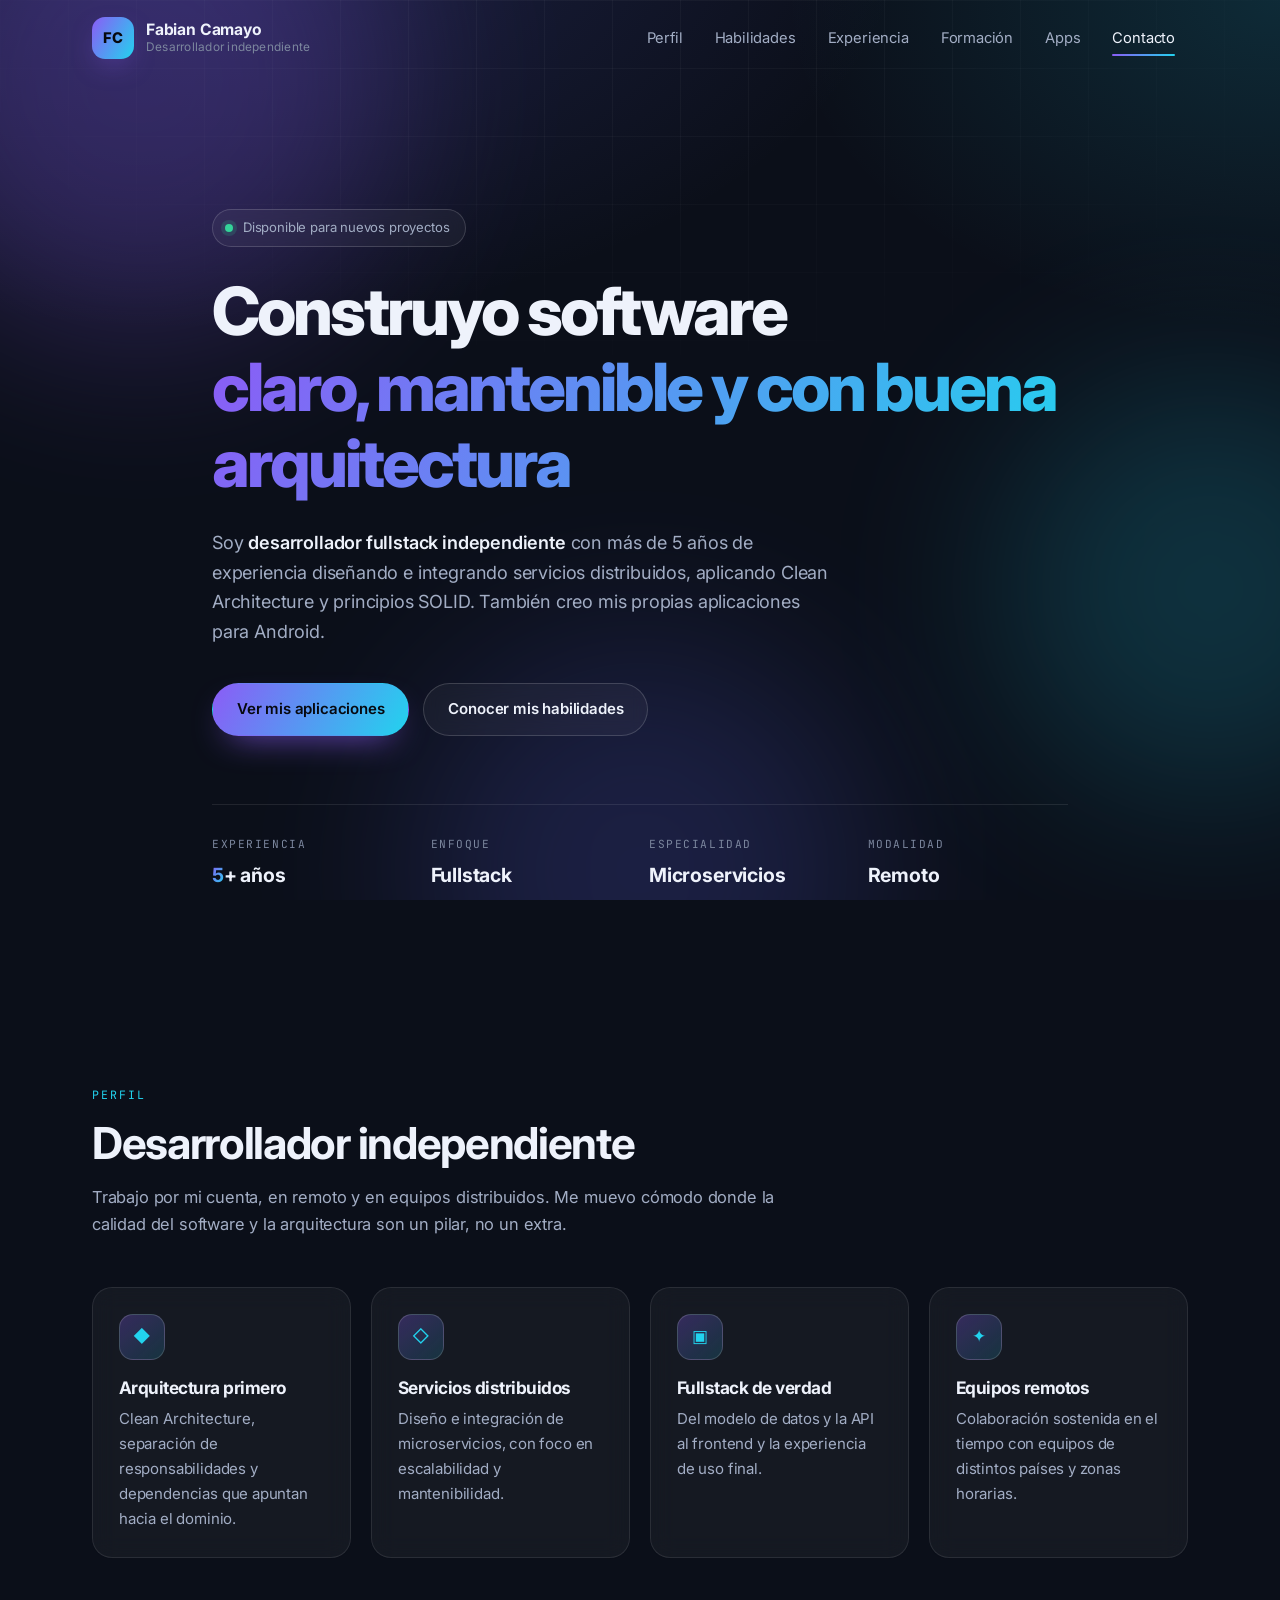
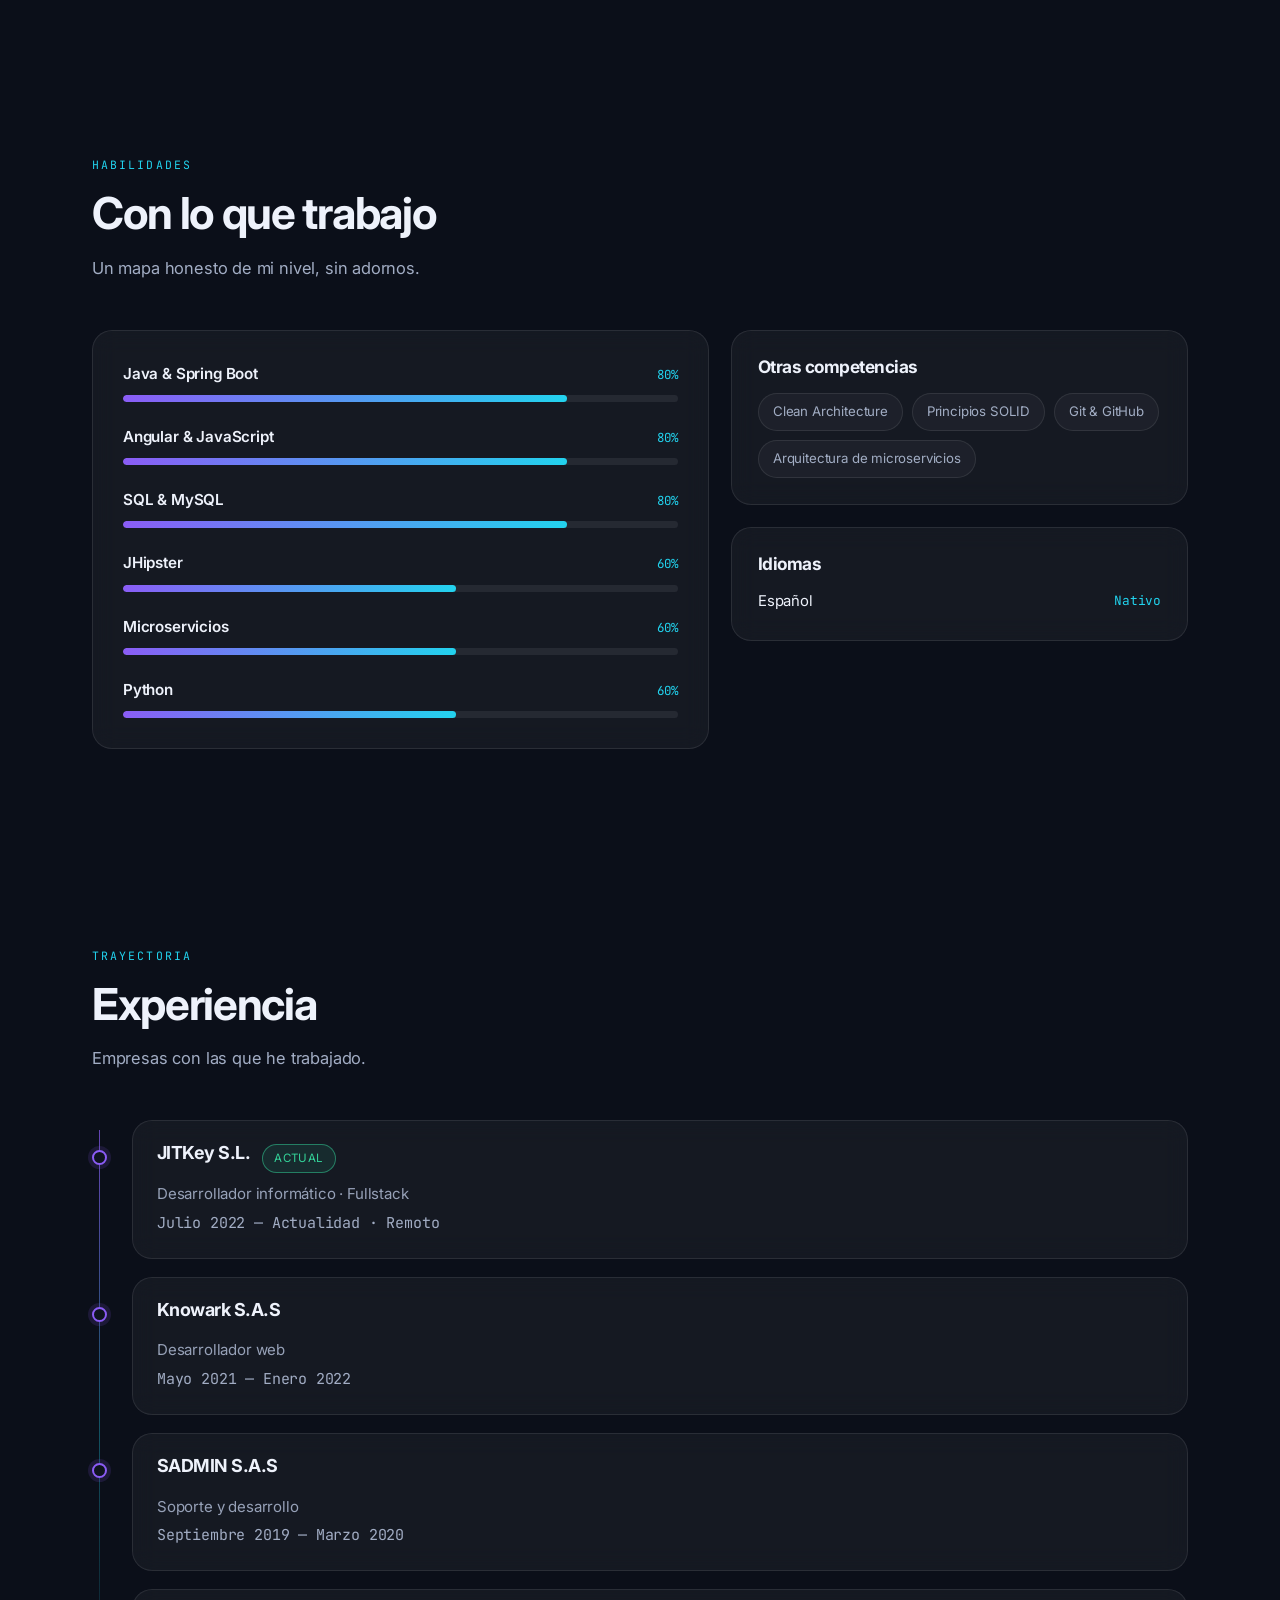
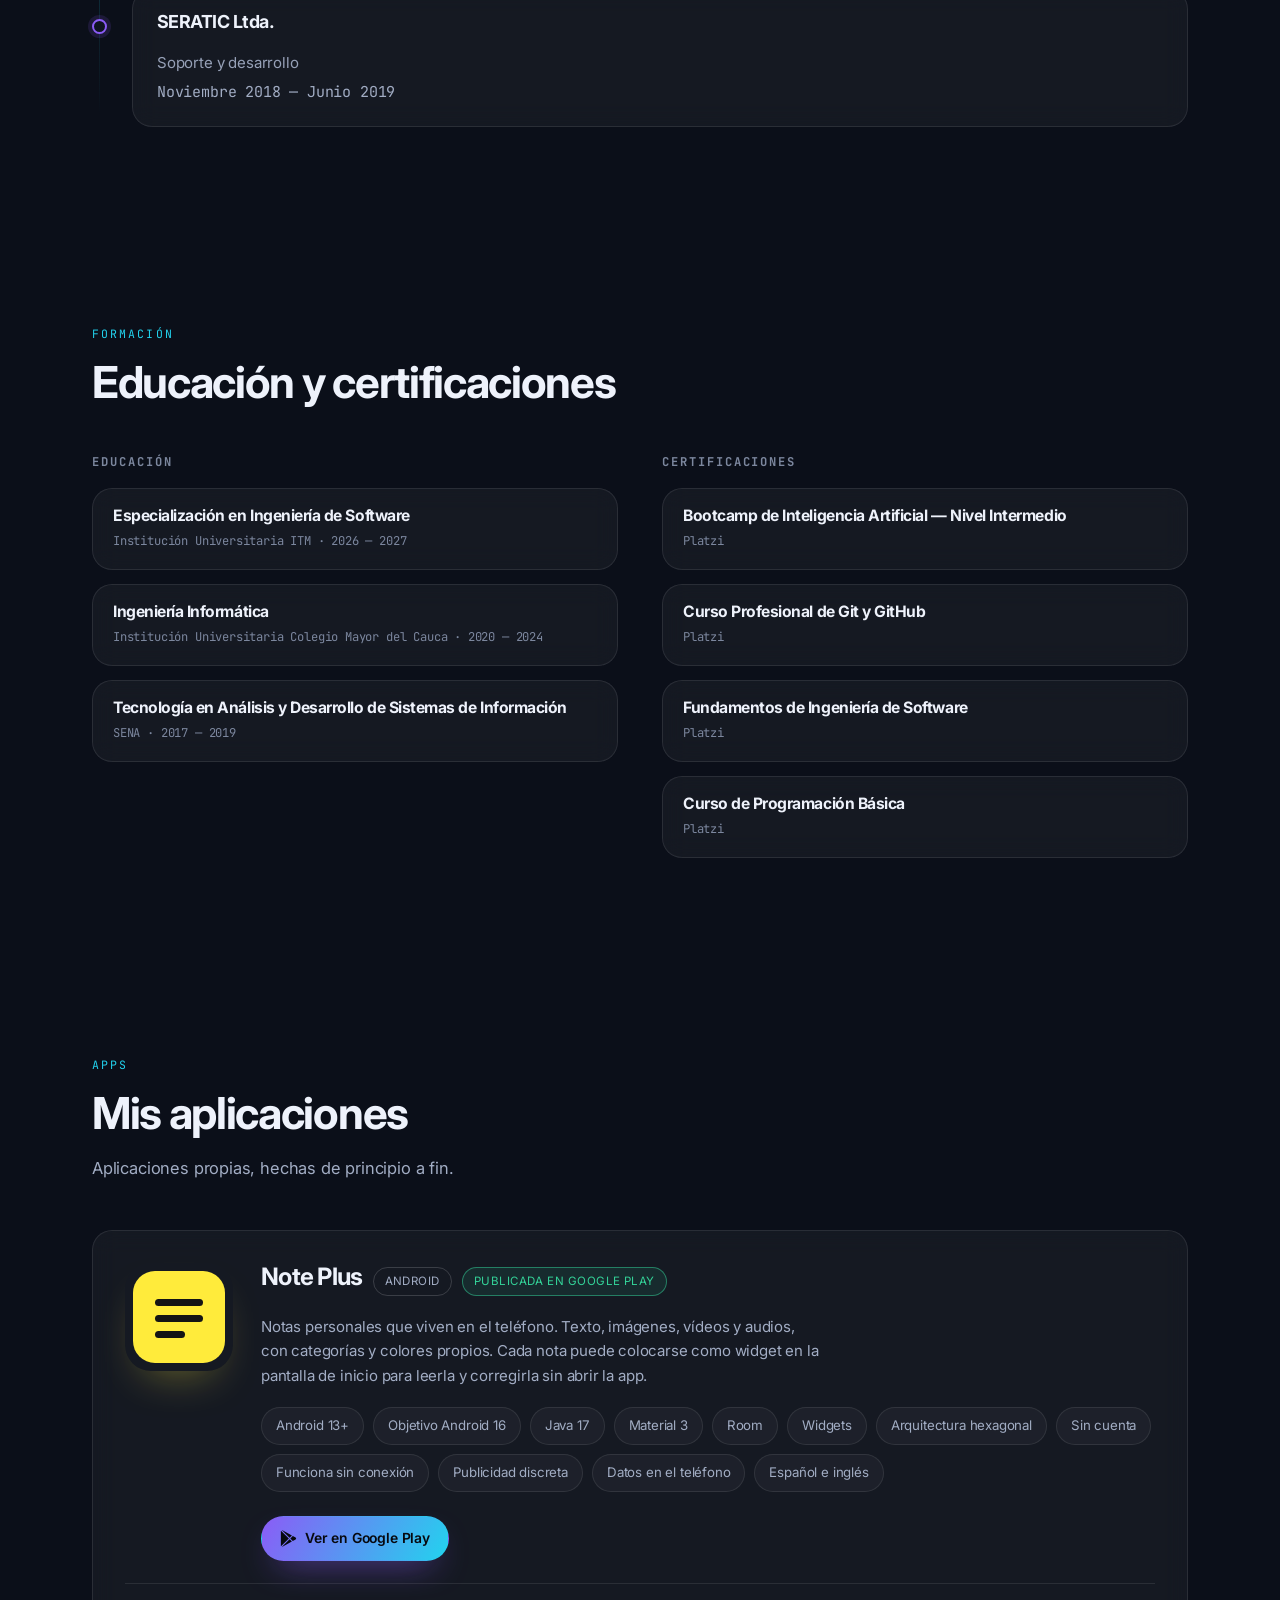
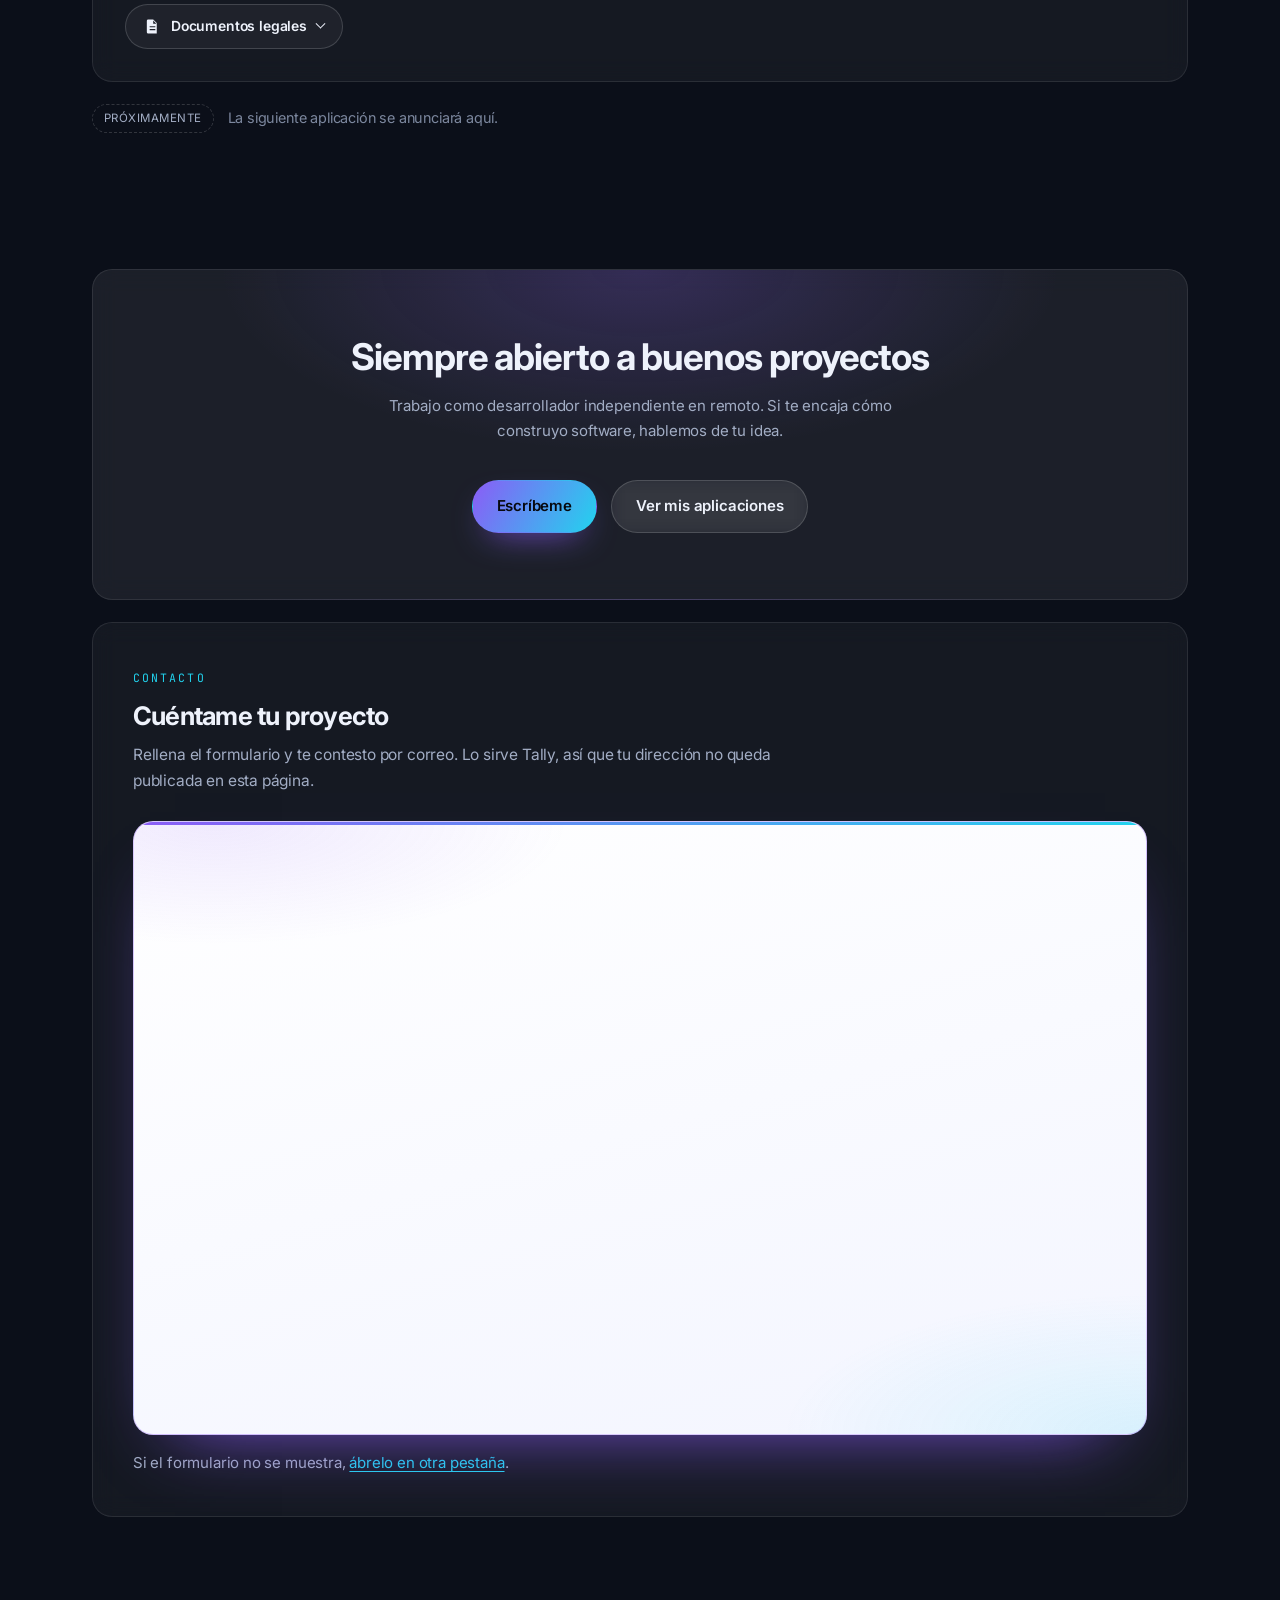
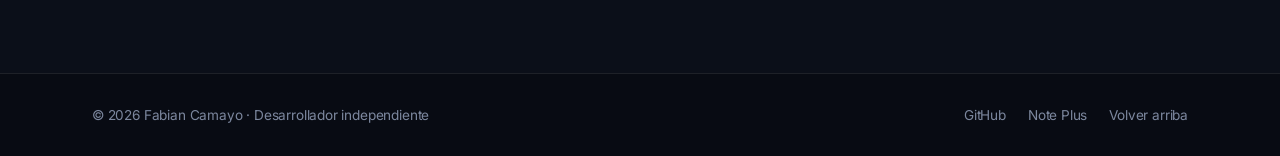
<file: index.html>
<!DOCTYPE html>
<html lang="es">
<head>
<meta charset="utf-8" />
<meta name="viewport" content="width=device-width, initial-scale=1" />
<title>Fabian Camayo — Desarrollador Fullstack independiente</title>
<meta name="description" content="Desarrollador de software independiente con más de 5 años de experiencia en Java, Spring Boot, arquitectura de microservicios y Clean Architecture. Aplicaciones propias como Note Plus." />
<meta name="theme-color" content="#0b0f19" />
<meta name="color-scheme" content="dark" />
<link rel="canonical" href="https://fabian-camayo.github.io/" />
<link rel="icon" href="assets/img/favicon.svg" type="image/svg+xml" />

<meta property="og:type" content="website" />
<meta property="og:title" content="Fabian Camayo — Desarrollador Fullstack independiente" />
<meta property="og:description" content="Buen software, arquitectura clara. Apps propias como Note Plus." />
<meta property="og:url" content="https://fabian-camayo.github.io/" />
<meta name="twitter:card" content="summary_large_image" />

<link rel="preconnect" href="https://fonts.googleapis.com" />
<link rel="preconnect" href="https://fonts.gstatic.com" crossorigin />
<link href="https://fonts.googleapis.com/css2?family=Inter:wght@400;500;600;700;800&family=JetBrains+Mono:wght@400;600&display=swap" rel="stylesheet" />
<link rel="stylesheet" href="assets/css/styles.css?v=5" />
</head>
<body>
<a class="skip-link" href="#contenido">Saltar al contenido</a>

<div class="bg" aria-hidden="true">
  <span class="orb orb-1"></span>
  <span class="orb orb-2"></span>
  <span class="orb orb-3"></span>
  <div class="grid-lines"></div>
</div>

<div class="progress" aria-hidden="true"><span id="progress-bar"></span></div>

<header class="nav" id="nav">
  <div class="wrap nav-inner">
    <a class="brand" href="#inicio">
      <span class="brand-mark" aria-hidden="true">FC</span>
      <span class="brand-text">
        <strong>Fabian Camayo</strong>
        <small>Desarrollador independiente</small>
      </span>
    </a>

    <button class="nav-toggle" id="nav-toggle" aria-expanded="false" aria-controls="nav-menu" aria-label="Abrir menú">
      <span></span><span></span><span></span>
    </button>

    <nav class="nav-menu" id="nav-menu" aria-label="Principal">
      <a href="#perfil">Perfil</a>
      <a href="#habilidades">Habilidades</a>
      <a href="#experiencia">Experiencia</a>
      <a href="#formacion">Formación</a>
      <a href="#apps">Apps</a>
      <a href="#contacto">Contacto</a>
    </nav>
  </div>
</header>

<main id="contenido">

  <!-- ─────────────────────────── Hero ─────────────────────────── -->
  <section class="hero" id="inicio">
    <div class="wrap hero-inner">
      <p class="pill reveal">
        <span class="dot" aria-hidden="true"></span>
        Disponible para nuevos proyectos
      </p>

      <h1 class="reveal">
        Construyo software
        <span class="gradient-text">claro, mantenible y con buena arquitectura</span>
      </h1>

      <p class="hero-lead reveal">
        Soy <strong>desarrollador fullstack independiente</strong> con más de 5 años de experiencia
        diseñando e integrando servicios distribuidos, aplicando Clean Architecture y principios SOLID.
        También creo mis propias aplicaciones para Android.
      </p>

      <div class="hero-actions reveal">
        <a class="btn btn-primary" href="#apps">Ver mis aplicaciones</a>
        <a class="btn btn-ghost" href="#habilidades">Conocer mis habilidades</a>
      </div>

      <dl class="stats reveal">
        <div>
          <dt>Experiencia</dt>
          <dd><span data-count="5">5</span>+ años</dd>
        </div>
        <div>
          <dt>Enfoque</dt>
          <dd>Fullstack</dd>
        </div>
        <div>
          <dt>Especialidad</dt>
          <dd>Microservicios</dd>
        </div>
        <div>
          <dt>Modalidad</dt>
          <dd>Remoto</dd>
        </div>
      </dl>
    </div>
  </section>

  <!-- ─────────────────────────── Perfil ─────────────────────────── -->
  <section class="section" id="perfil">
    <div class="wrap">
      <div class="section-head reveal">
        <span class="eyebrow">Perfil</span>
        <h2>Desarrollador independiente</h2>
        <p>
          Trabajo por mi cuenta, en remoto y en equipos distribuidos. Me muevo cómodo donde la
          calidad del software y la arquitectura son un pilar, no un extra.
        </p>
      </div>

      <div class="feature-grid">
        <article class="card reveal">
          <span class="card-icon" aria-hidden="true">◆</span>
          <h3>Arquitectura primero</h3>
          <p>Clean Architecture, separación de responsabilidades y dependencias que apuntan hacia el dominio.</p>
        </article>
        <article class="card reveal">
          <span class="card-icon" aria-hidden="true">◇</span>
          <h3>Servicios distribuidos</h3>
          <p>Diseño e integración de microservicios, con foco en escalabilidad y mantenibilidad.</p>
        </article>
        <article class="card reveal">
          <span class="card-icon" aria-hidden="true">▣</span>
          <h3>Fullstack de verdad</h3>
          <p>Del modelo de datos y la API al frontend y la experiencia de uso final.</p>
        </article>
        <article class="card reveal">
          <span class="card-icon" aria-hidden="true">✦</span>
          <h3>Equipos remotos</h3>
          <p>Colaboración sostenida en el tiempo con equipos de distintos países y zonas horarias.</p>
        </article>
      </div>
    </div>
  </section>

  <!-- ─────────────────────────── Habilidades ─────────────────────────── -->
  <section class="section" id="habilidades">
    <div class="wrap">
      <div class="section-head reveal">
        <span class="eyebrow">Habilidades</span>
        <h2>Con lo que trabajo</h2>
        <p>Un mapa honesto de mi nivel, sin adornos.</p>
      </div>

      <div class="skills-layout">
        <div class="card skills-card reveal">
          <ul class="skills" data-skills>
            <li>
              <div class="skill-top"><span>Java &amp; Spring Boot</span><em>80%</em></div>
              <div class="bar"><span style="--value:80%"></span></div>
            </li>
            <li>
              <div class="skill-top"><span>Angular &amp; JavaScript</span><em>80%</em></div>
              <div class="bar"><span style="--value:80%"></span></div>
            </li>
            <li>
              <div class="skill-top"><span>SQL &amp; MySQL</span><em>80%</em></div>
              <div class="bar"><span style="--value:80%"></span></div>
            </li>
            <li>
              <div class="skill-top"><span>JHipster</span><em>60%</em></div>
              <div class="bar"><span style="--value:60%"></span></div>
            </li>
            <li>
              <div class="skill-top"><span>Microservicios</span><em>60%</em></div>
              <div class="bar"><span style="--value:60%"></span></div>
            </li>
            <li>
              <div class="skill-top"><span>Python</span><em>60%</em></div>
              <div class="bar"><span style="--value:60%"></span></div>
            </li>
          </ul>
        </div>

        <div class="skills-side">
          <div class="card reveal">
            <h3>Otras competencias</h3>
            <ul class="tags">
              <li>Clean Architecture</li>
              <li>Principios SOLID</li>
              <li>Git &amp; GitHub</li>
              <li>Arquitectura de microservicios</li>
            </ul>
          </div>

          <div class="card reveal">
            <h3>Idiomas</h3>
            <ul class="langs">
              <li><span>Español</span><em>Nativo</em></li>
            </ul>
          </div>
        </div>
      </div>
    </div>
  </section>

  <!-- ─────────────────────────── Experiencia ─────────────────────────── -->
  <section class="section" id="experiencia">
    <div class="wrap">
      <div class="section-head reveal">
        <span class="eyebrow">Trayectoria</span>
        <h2>Experiencia</h2>
        <p>Empresas con las que he trabajado.</p>
      </div>

      <ol class="timeline">
        <li class="reveal">
          <span class="tl-dot" aria-hidden="true"></span>
          <div class="card tl-card">
            <div class="tl-top">
              <h3>JITKey S.L.</h3>
              <span class="chip chip-live">Actual</span>
            </div>
            <p class="tl-role">Desarrollador informático · Fullstack</p>
            <p class="tl-meta">Julio 2022 — Actualidad · Remoto</p>
          </div>
        </li>
        <li class="reveal">
          <span class="tl-dot" aria-hidden="true"></span>
          <div class="card tl-card">
            <div class="tl-top">
              <h3>Knowark S.A.S</h3>
            </div>
            <p class="tl-role">Desarrollador web</p>
            <p class="tl-meta">Mayo 2021 — Enero 2022</p>
          </div>
        </li>
        <li class="reveal">
          <span class="tl-dot" aria-hidden="true"></span>
          <div class="card tl-card">
            <div class="tl-top">
              <h3>SADMIN S.A.S</h3>
            </div>
            <p class="tl-role">Soporte y desarrollo</p>
            <p class="tl-meta">Septiembre 2019 — Marzo 2020</p>
          </div>
        </li>
        <li class="reveal">
          <span class="tl-dot" aria-hidden="true"></span>
          <div class="card tl-card">
            <div class="tl-top">
              <h3>SERATIC Ltda.</h3>
            </div>
            <p class="tl-role">Soporte y desarrollo</p>
            <p class="tl-meta">Noviembre 2018 — Junio 2019</p>
          </div>
        </li>
      </ol>
    </div>
  </section>

  <!-- ─────────────────────────── Formación ─────────────────────────── -->
  <section class="section" id="formacion">
    <div class="wrap">
      <div class="section-head reveal">
        <span class="eyebrow">Formación</span>
        <h2>Educación y certificaciones</h2>
      </div>

      <div class="two-col">
        <div class="col">
          <h3 class="col-title reveal">Educación</h3>
          <ul class="list">
            <li class="reveal">
              <div class="card mini">
                <h4>Especialización en Ingeniería de Software</h4>
                <p>Institución Universitaria ITM · 2026 — 2027</p>
              </div>
            </li>
            <li class="reveal">
              <div class="card mini">
                <h4>Ingeniería Informática</h4>
                <p>Institución Universitaria Colegio Mayor del Cauca · 2020 — 2024</p>
              </div>
            </li>
            <li class="reveal">
              <div class="card mini">
                <h4>Tecnología en Análisis y Desarrollo de Sistemas de Información</h4>
                <p>SENA · 2017 — 2019</p>
              </div>
            </li>
          </ul>
        </div>

        <div class="col">
          <h3 class="col-title reveal">Certificaciones</h3>
          <ul class="list">
            <li class="reveal">
              <div class="card mini">
                <h4>Bootcamp de Inteligencia Artificial — Nivel Intermedio</h4>
                <p>Platzi</p>
              </div>
            </li>
            <li class="reveal">
              <div class="card mini">
                <h4>Curso Profesional de Git y GitHub</h4>
                <p>Platzi</p>
              </div>
            </li>
            <li class="reveal">
              <div class="card mini">
                <h4>Fundamentos de Ingeniería de Software</h4>
                <p>Platzi</p>
              </div>
            </li>
            <li class="reveal">
              <div class="card mini">
                <h4>Curso de Programación Básica</h4>
                <p>Platzi</p>
              </div>
            </li>
          </ul>
        </div>
      </div>
    </div>
  </section>

  <!-- ─────────────────────────── Apps ─────────────────────────── -->
  <section class="section" id="apps">
    <div class="wrap">
      <div class="section-head reveal">
        <span class="eyebrow">Apps</span>
        <h2>Mis aplicaciones</h2>
        <p>Aplicaciones propias, hechas de principio a fin.</p>
      </div>

      <article class="card app-card reveal">
        <div class="app-top">
          <div class="app-icon" aria-hidden="true">
            <svg viewBox="0 0 108 108" role="img" aria-label="Icono de Note Plus">
              <rect x="8" y="8" width="92" height="92" rx="22" fill="#FFEB3B" />
              <rect x="30" y="36" width="48" height="7" rx="3.5" fill="#141414" />
              <rect x="30" y="52" width="48" height="7" rx="3.5" fill="#141414" />
              <rect x="30" y="68" width="30" height="7" rx="3.5" fill="#141414" />
            </svg>
          </div>

          <div class="app-info">
            <div class="app-name-row">
              <h3>Note Plus</h3>
              <span class="chip">Android</span>
              <span class="chip chip-live">Publicada en Google Play</span>
            </div>
            <p class="app-desc">
              Notas personales que viven en el teléfono. Texto, imágenes, vídeos y audios, con
              categorías y colores propios. Cada nota puede colocarse como widget en la pantalla de
              inicio para leerla y corregirla sin abrir la app.
            </p>
            <ul class="tags">
              <li>Android 13+</li>
              <li>Objetivo Android 16</li>
              <li>Java 17</li>
              <li>Material 3</li>
              <li>Room</li>
              <li>Widgets</li>
              <li>Arquitectura hexagonal</li>
              <li>Sin cuenta</li>
              <li>Funciona sin conexión</li>
              <li>Publicidad discreta</li>
              <li>Datos en el teléfono</li>
              <li>Español e inglés</li>
            </ul>
            <div class="app-actions">
              <a class="btn btn-primary btn-sm" href="https://play.google.com/store/apps/details?id=com.notesphone" target="_blank" rel="noopener">
                <svg class="btn-icon" viewBox="0 0 24 24" aria-hidden="true" focusable="false">
                  <path fill="currentColor" d="M22.018 13.298l-3.919 2.218-3.515-3.493 3.543-3.521 3.891 2.202a1.49 1.49 0 0 1 0 2.594zM1.337.924a1.486 1.486 0 0 0-.112.568v21.017c0 .217.045.419.124.6l11.155-11.087L1.337.924zm12.207 10.065l3.258-3.238L3.45.195a1.466 1.466 0 0 0-.946-.179l11.04 10.973zm0 2.067l-11 10.933c.298.036.612-.016.906-.183l13.324-7.54-3.23-3.21z"/>
                </svg>
                Ver en Google Play
              </a>
            </div>
          </div>
        </div>

        <details class="app-docs">
          <summary>
            <svg class="btn-icon" viewBox="0 0 24 24" aria-hidden="true" focusable="false">
              <path fill="currentColor" d="M6 2h7l5 5v15H6a2 2 0 0 1-2-2V4a2 2 0 0 1 2-2Zm7 1.6V8h4.4L13 3.6ZM8 13.2h8v-1.5H8v1.5Zm0 4h8v-1.5H8v1.5Z"/>
            </svg>
            Documentos legales
            <span class="app-docs-chevron" aria-hidden="true"></span>
          </summary>
          <ul class="app-docs-list">
            <li><a href="note-plus/privacidad/">Política de privacidad</a></li>
            <li><a href="note-plus/terminos/">Términos y condiciones</a></li>
            <li><a href="note-plus/seguridad-de-datos/">Seguridad de los datos</a></li>
            <li><a href="note-plus/soporte/">Soporte</a></li>
          </ul>
        </details>
      </article>

      <p class="apps-next reveal">
        <span class="chip chip-dashed">Próximamente</span>
        La siguiente aplicación se anunciará aquí.
      </p>
    </div>
  </section>

  <!-- ─────────────────────────── Cierre ─────────────────────────── -->
  <section class="section cta-section" id="contacto">
    <div class="wrap">
      <div class="cta card reveal">
        <h2>Siempre abierto a buenos proyectos</h2>
        <p>
          Trabajo como desarrollador independiente en remoto. Si te encaja cómo construyo software,
          hablemos de tu idea.
        </p>
        <div class="hero-actions">
          <a class="btn btn-primary" href="#contacto-form">Escríbeme</a>
          <a class="btn btn-ghost" href="#apps">Ver mis aplicaciones</a>
        </div>
      </div>

      <div class="card contact-card reveal" id="contacto-form">
        <div class="contact-head">
          <span class="eyebrow">Contacto</span>
          <h3>Cuéntame tu proyecto</h3>
          <p>
            Rellena el formulario y te contesto por correo. Lo sirve Tally, así que tu dirección
            no queda publicada en esta página.
          </p>
        </div>

        <div class="contact-embed">
          <iframe
            data-tally-src="https://tally.so/embed/vG7EXA?alignLeft=1&hideTitle=1&dynamicHeight=1&transparentBackground=1"
            loading="lazy"
            width="100%"
            height="560"
            frameborder="0"
            marginheight="0"
            marginwidth="0"
            title="Formulario de contacto"
          ></iframe>
        </div>

        <p class="contact-alt">
          Si el formulario no se muestra,
          <a href="https://tally.so/r/vG7EXA" target="_blank" rel="noopener">ábrelo en otra pestaña</a>.
        </p>
      </div>
    </div>
  </section>

</main>

<footer class="footer">
  <div class="wrap footer-inner">
    <p>© <span id="year"></span> Fabian Camayo · Desarrollador independiente</p>
    <ul class="footer-links">
      <li><a href="https://github.com/fabian-camayo" target="_blank" rel="noopener">GitHub</a></li>
      <li><a href="#apps">Note Plus</a></li>
      <li><a href="#inicio">Volver arriba</a></li>
    </ul>
  </div>
</footer>

<script async src="https://tally.so/widgets/embed.js"></script>
<script src="assets/js/main.js" defer></script>
</body>
</html>
</file>
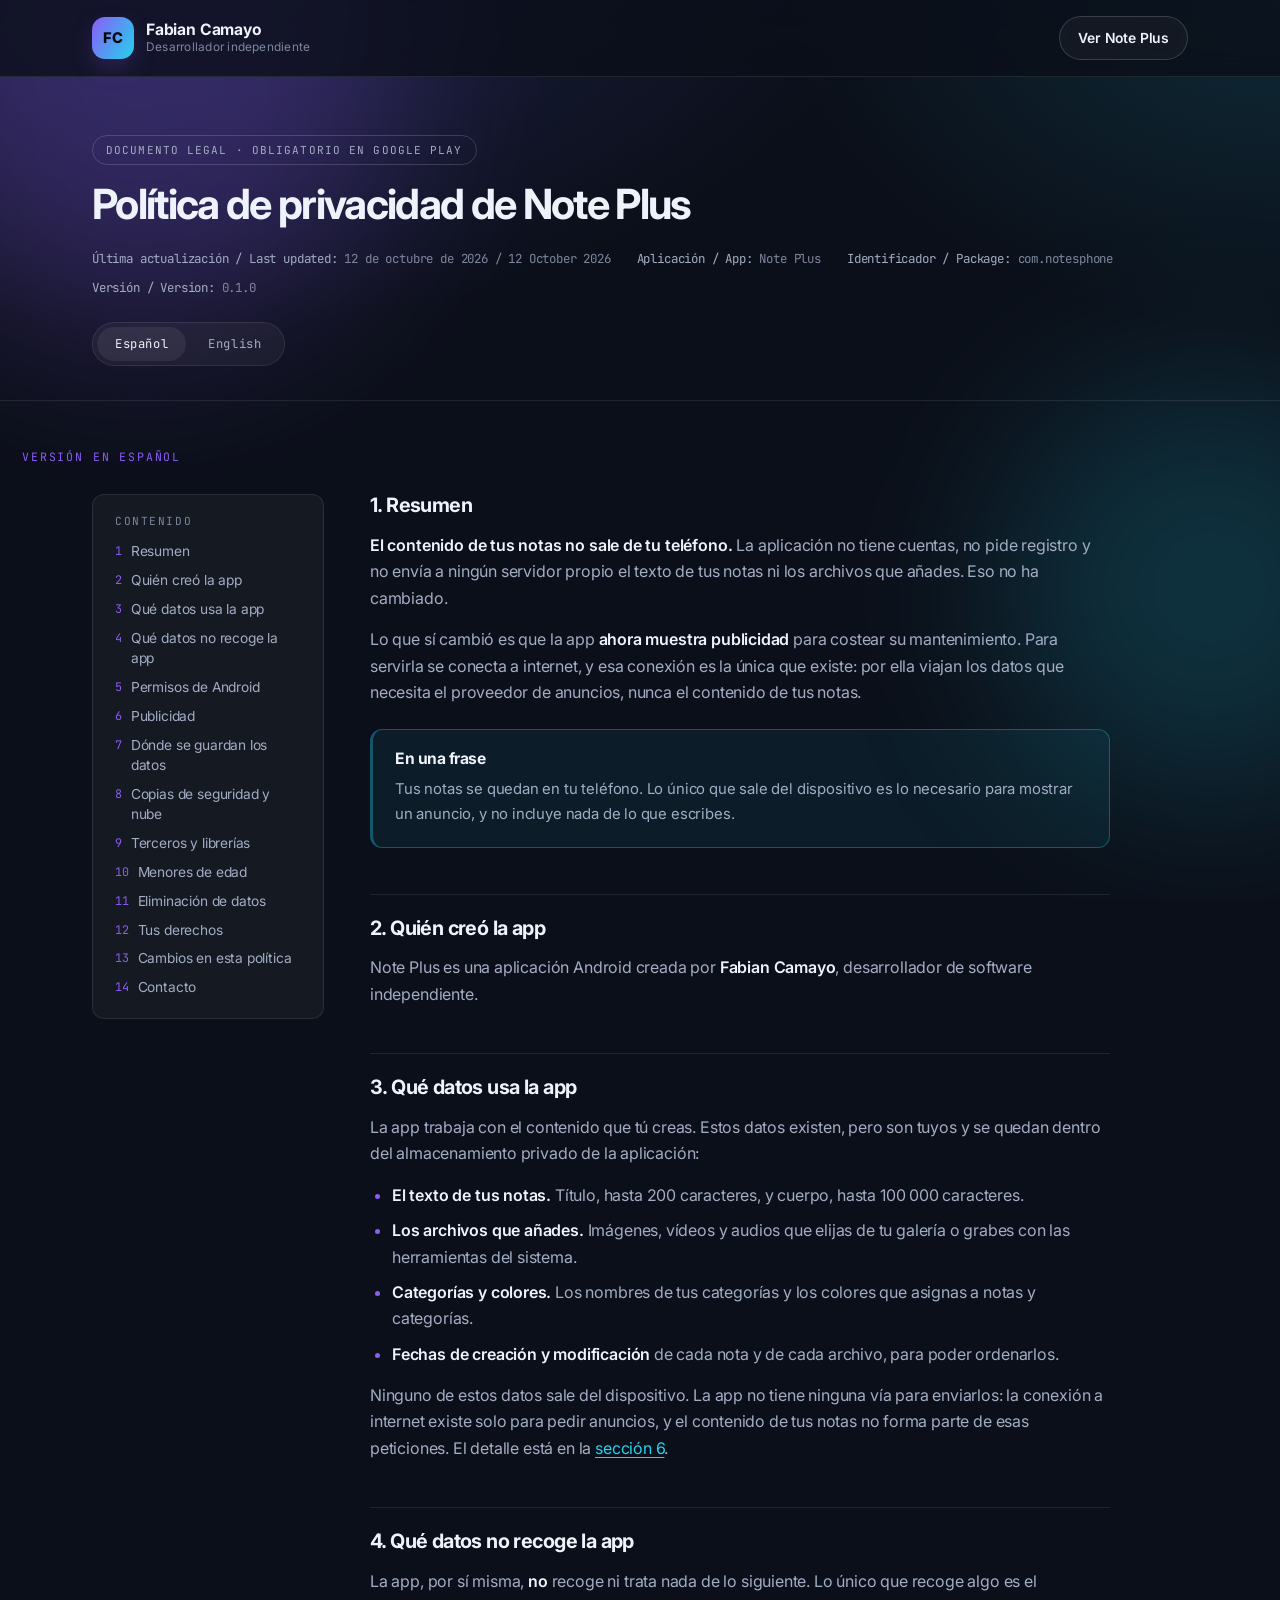
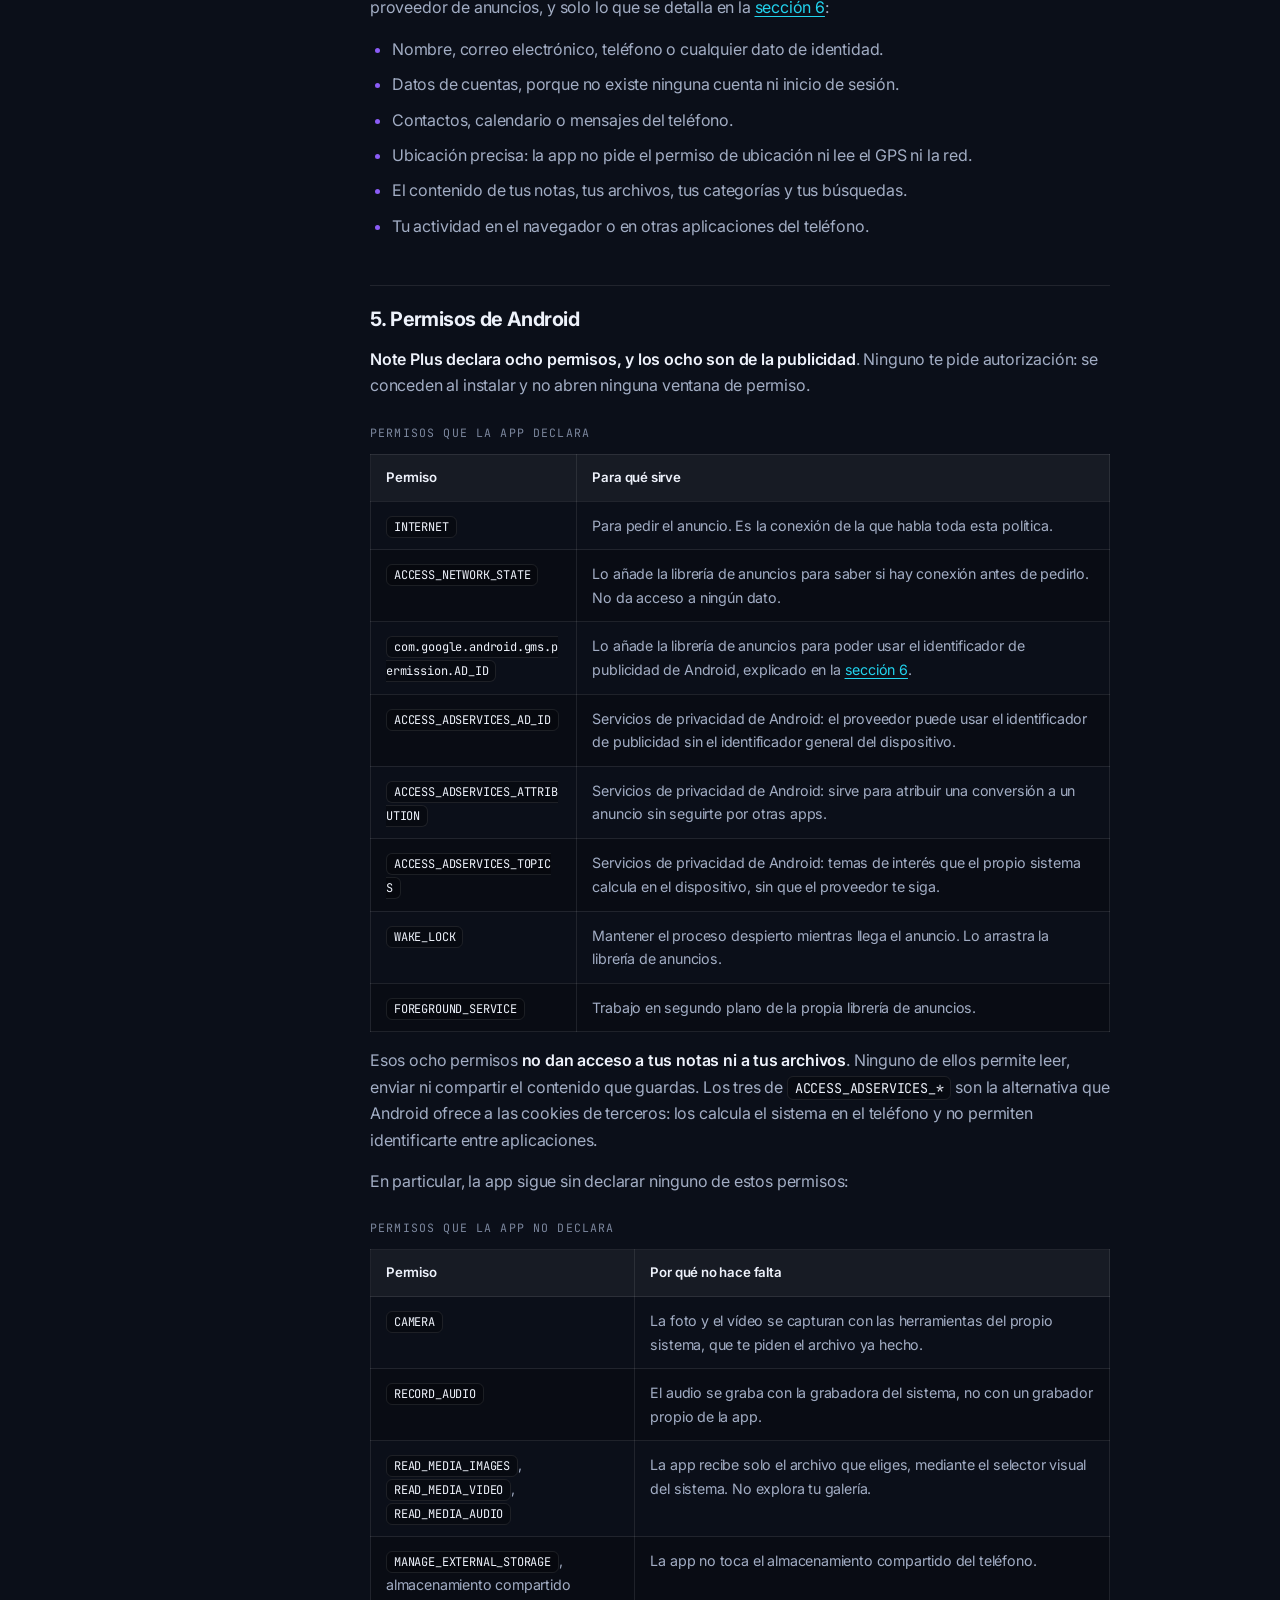
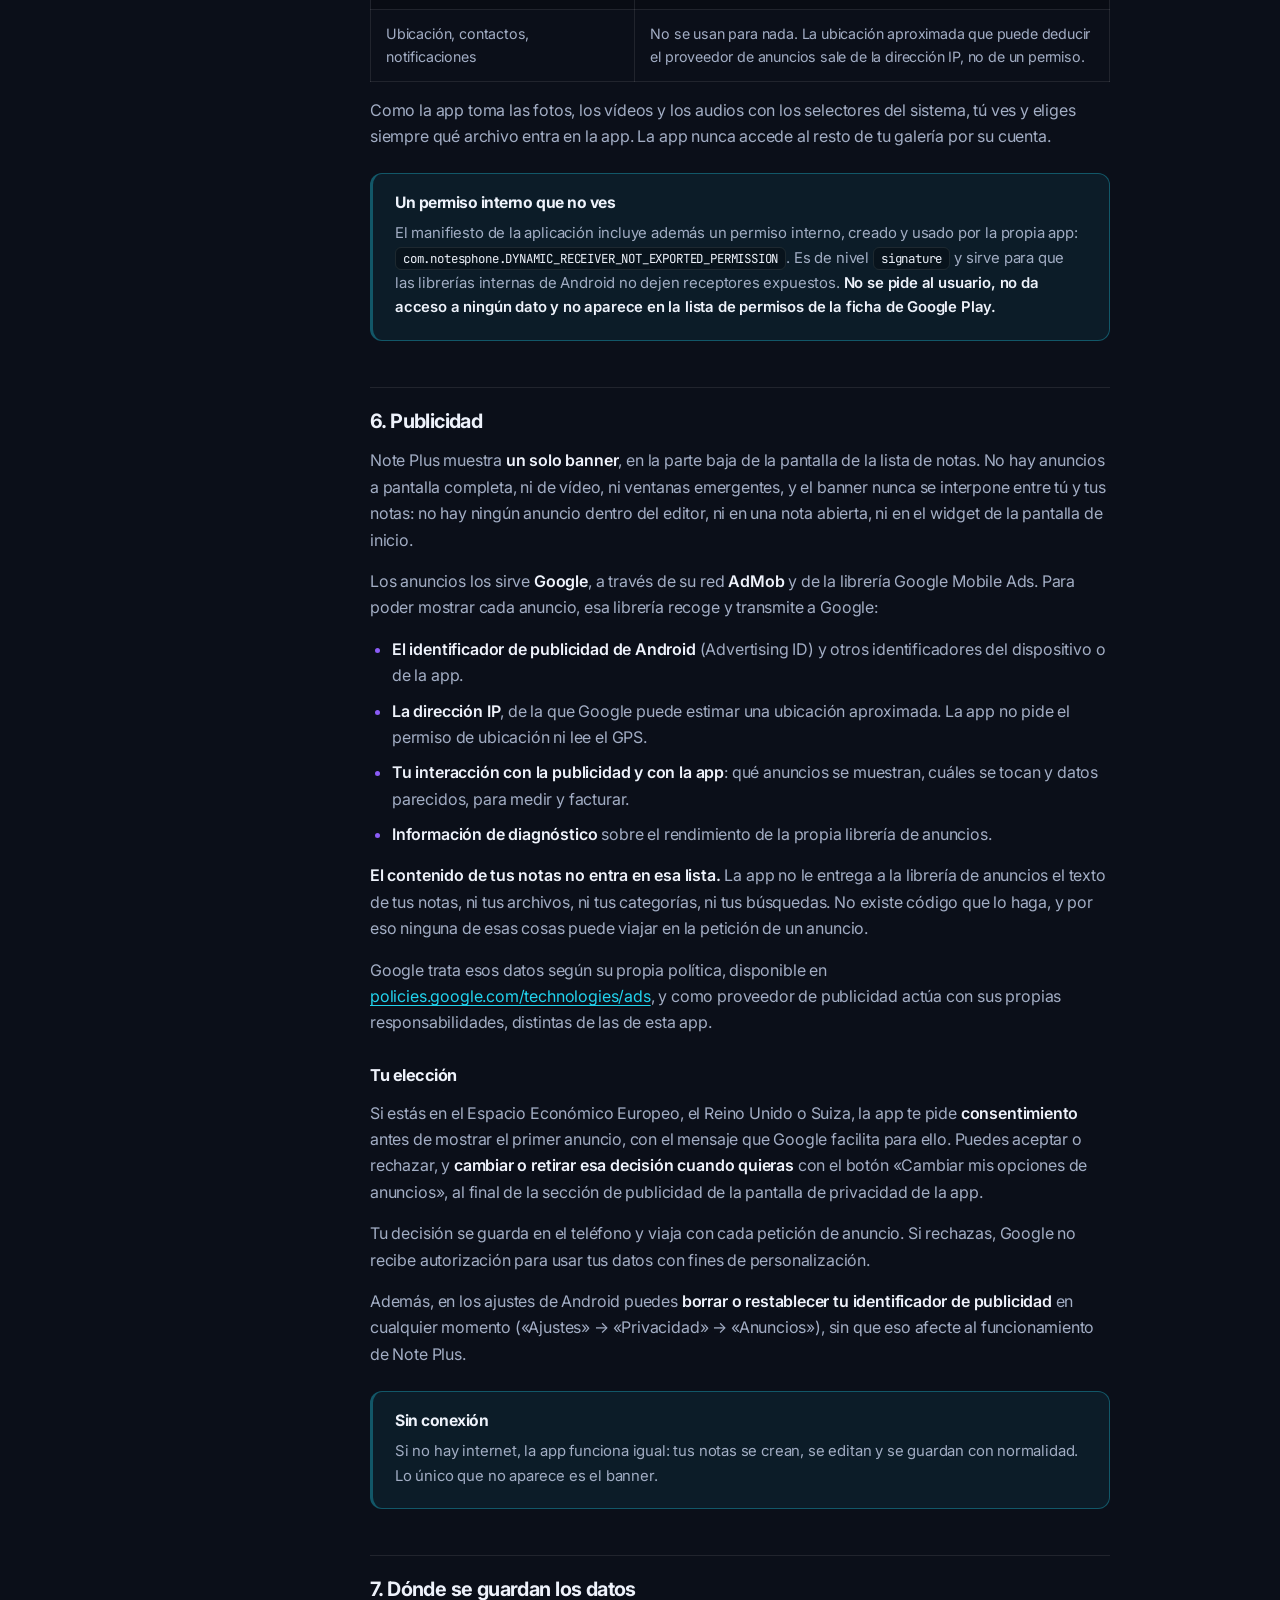
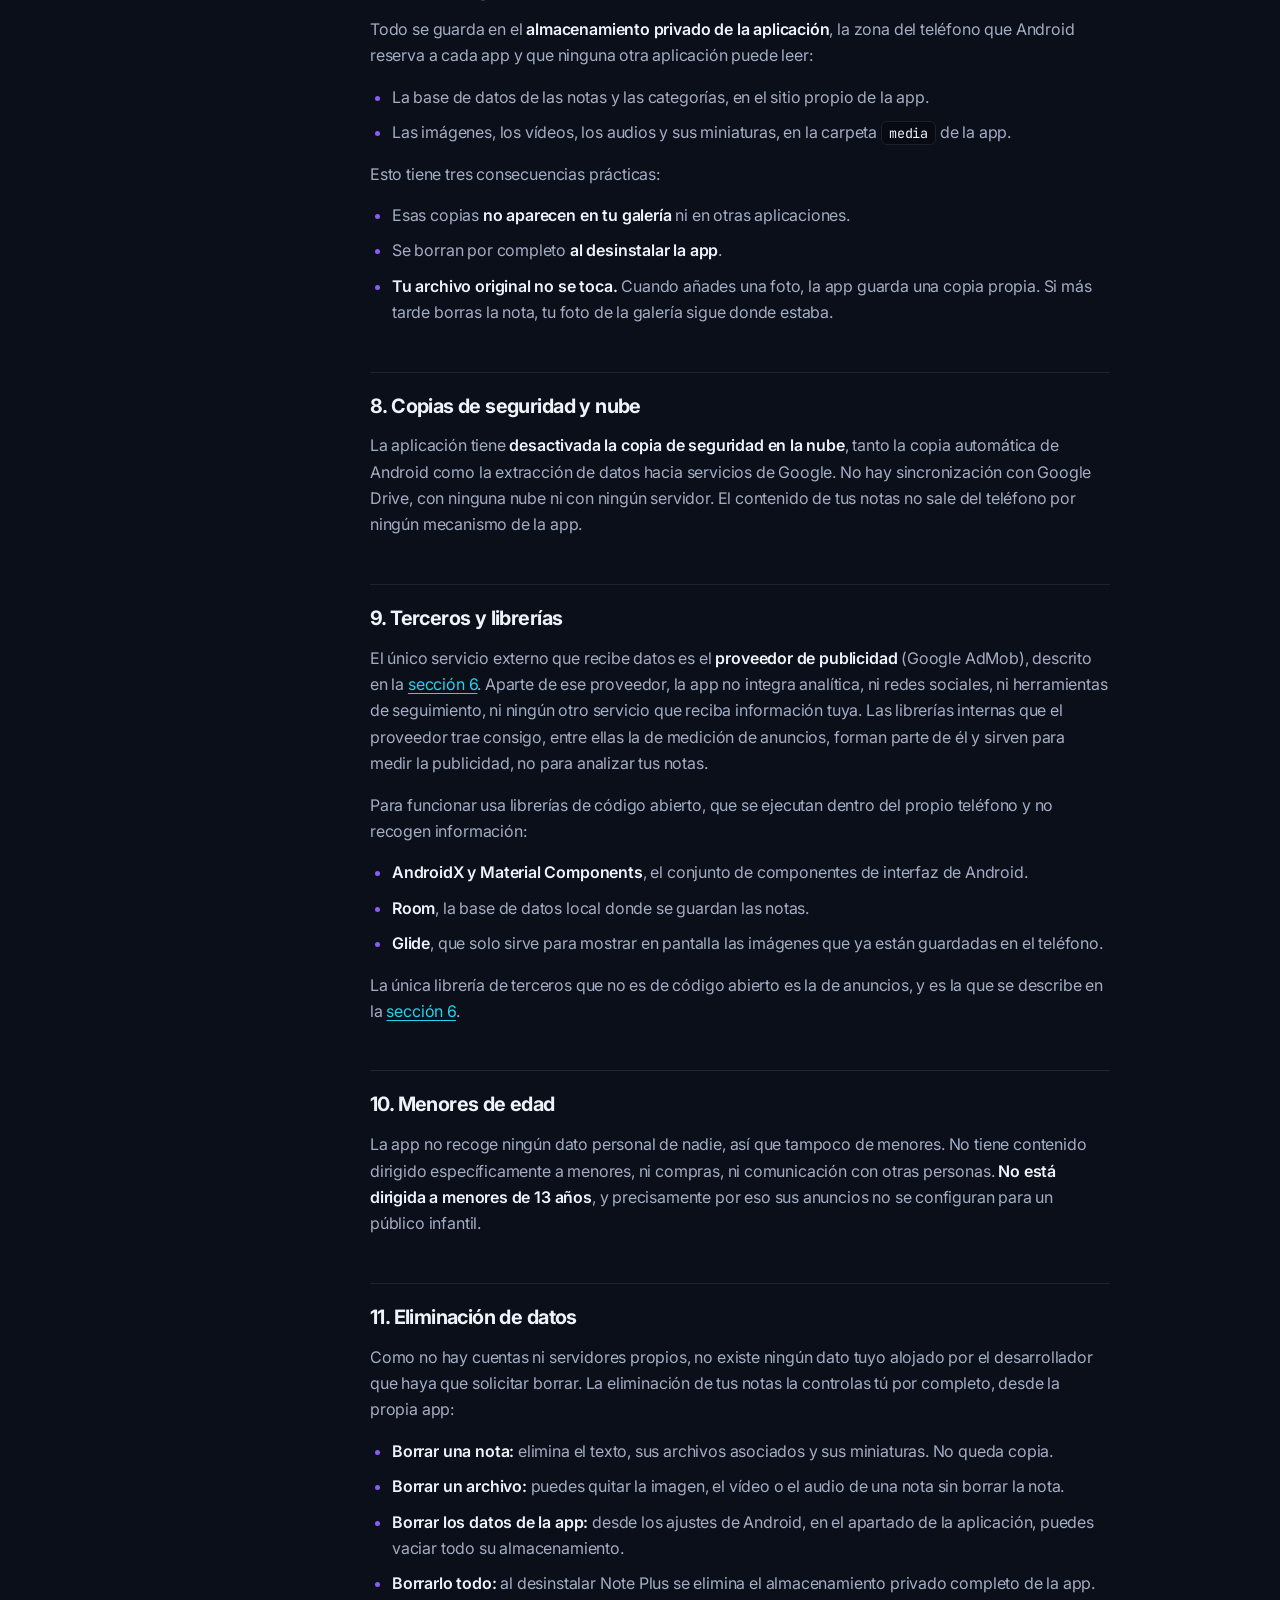
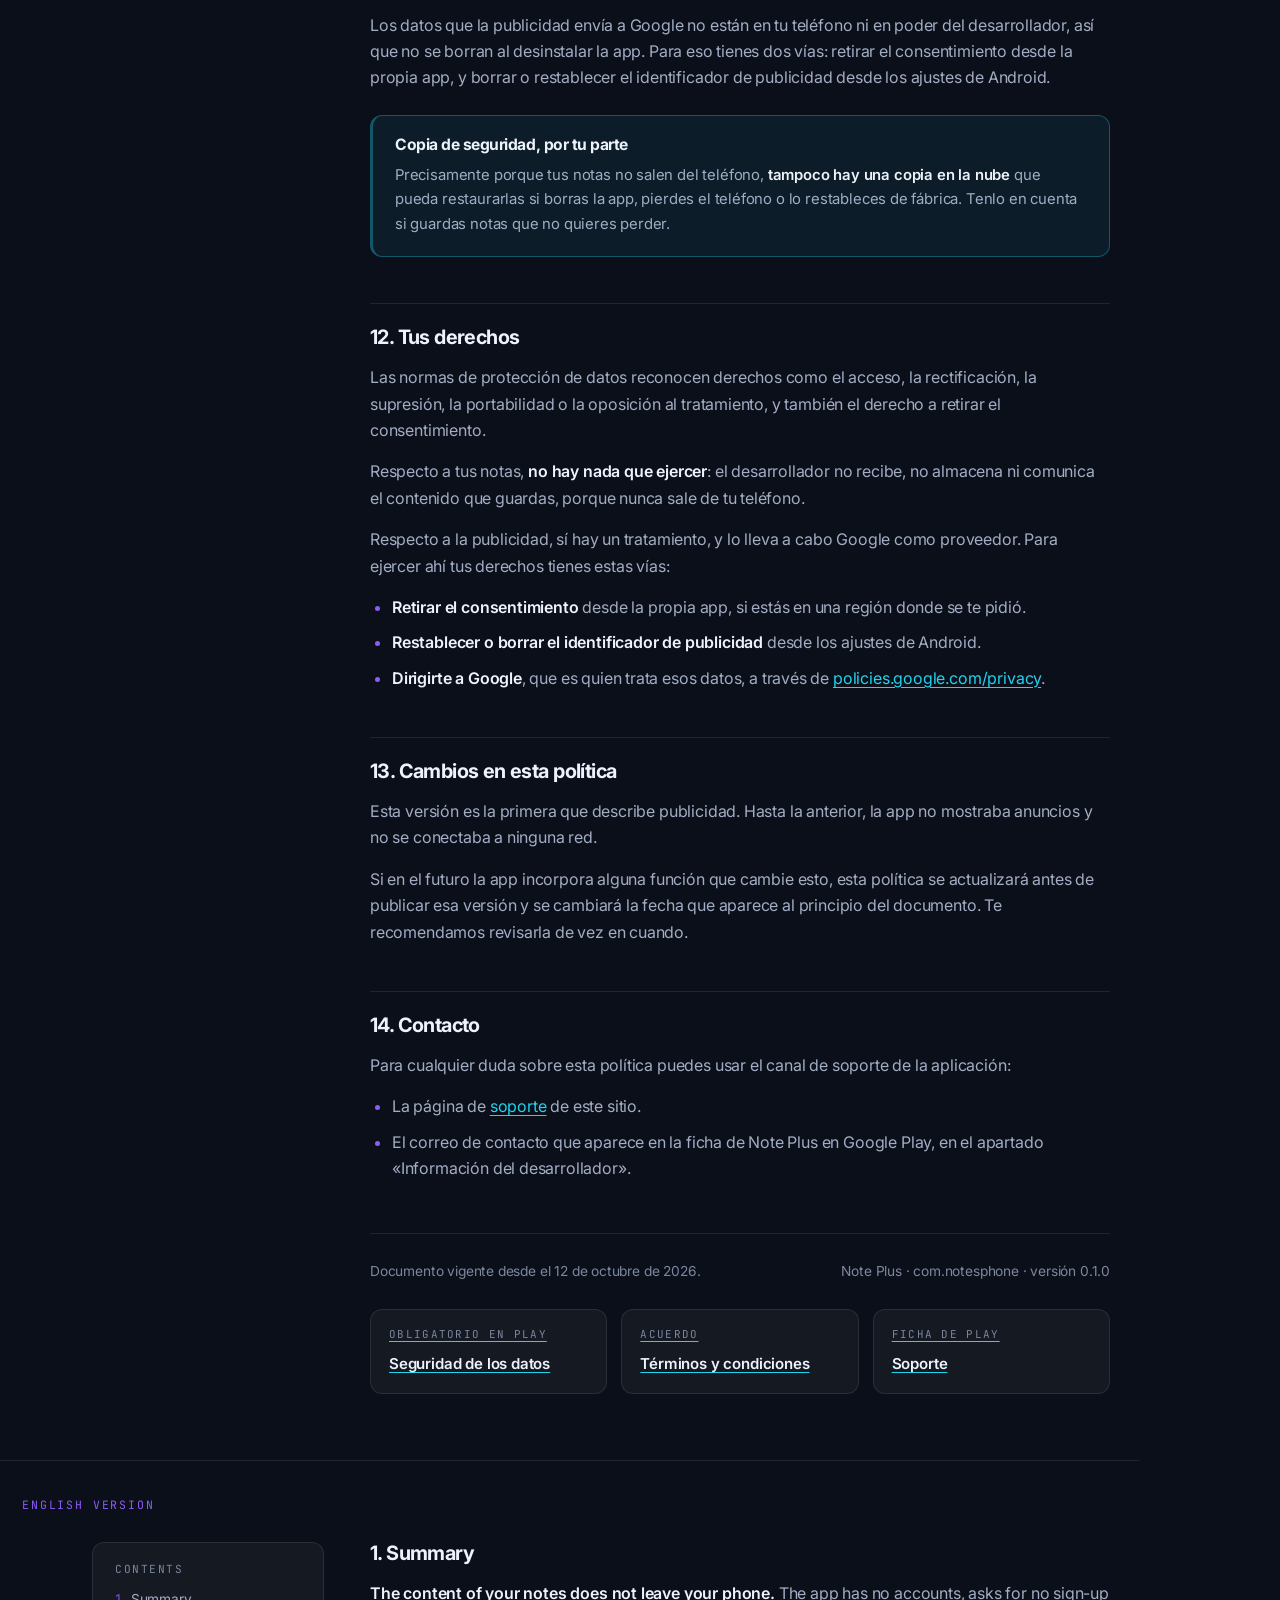
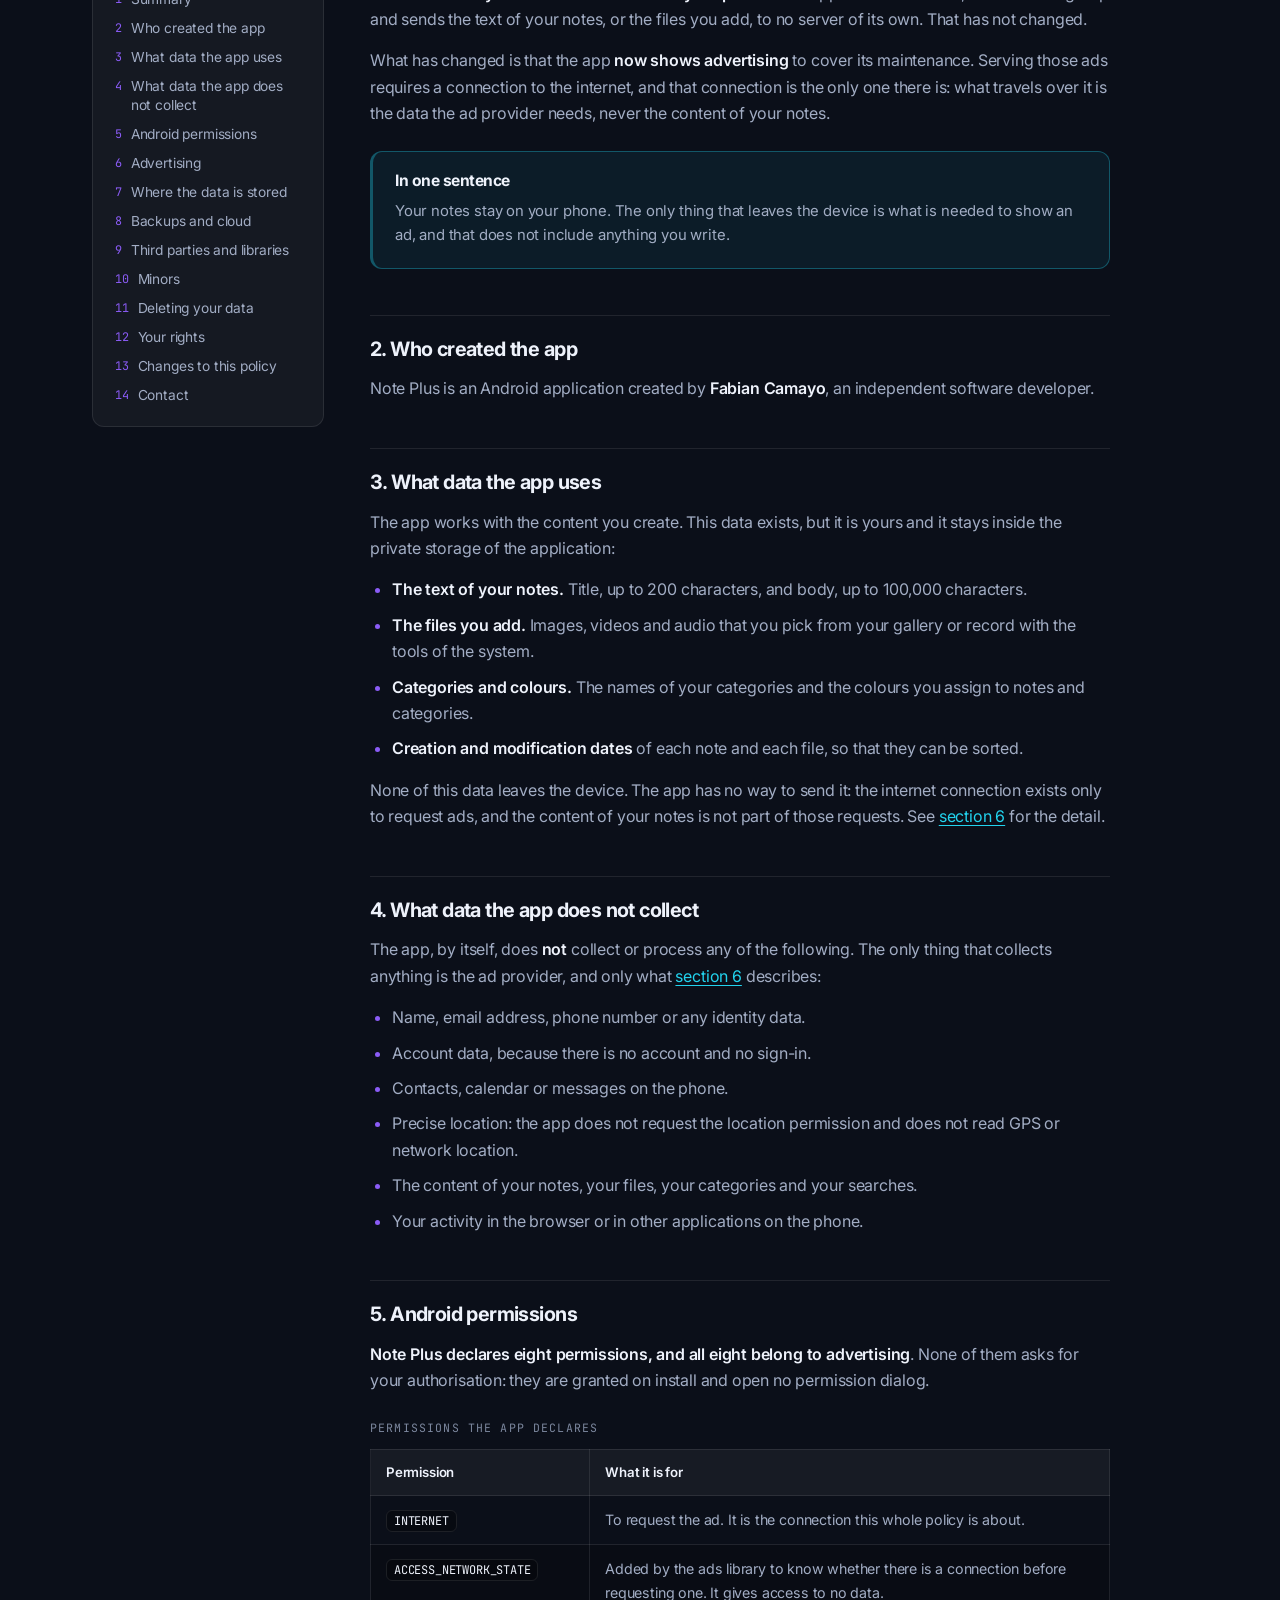
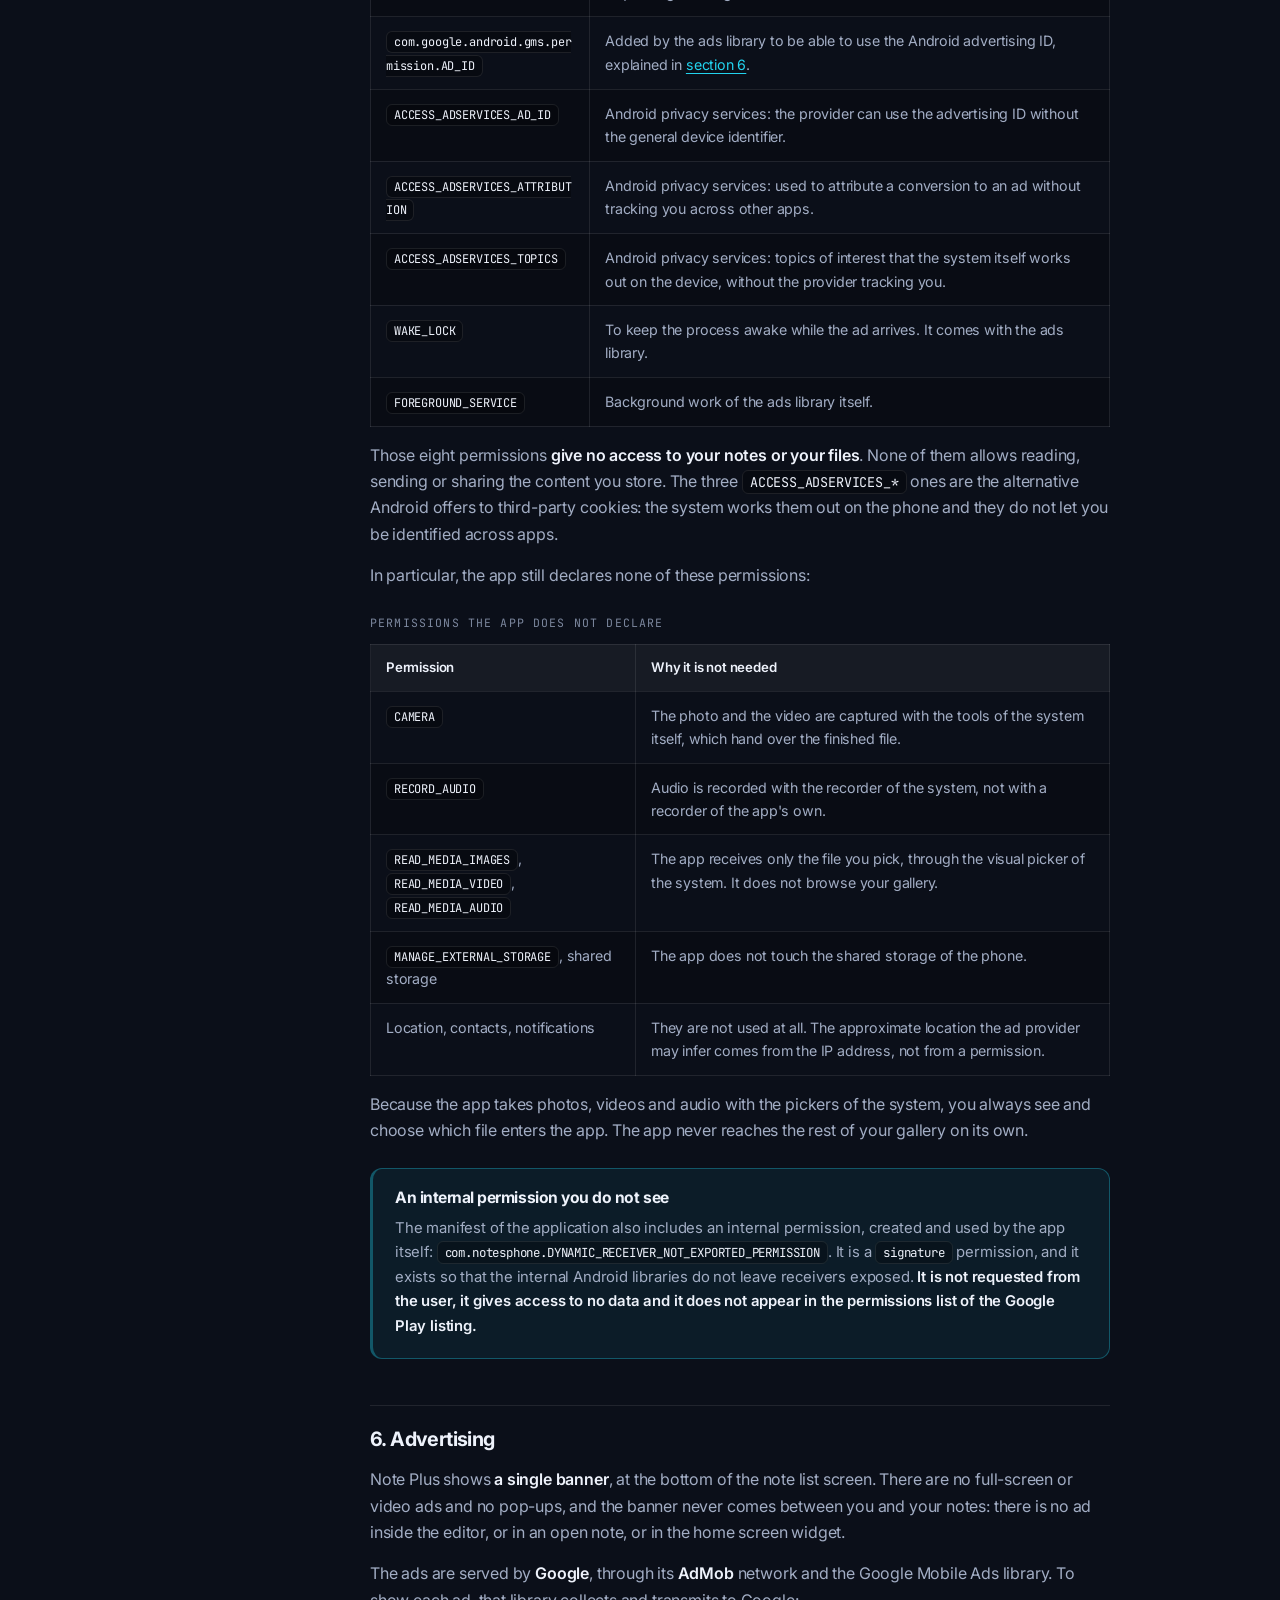
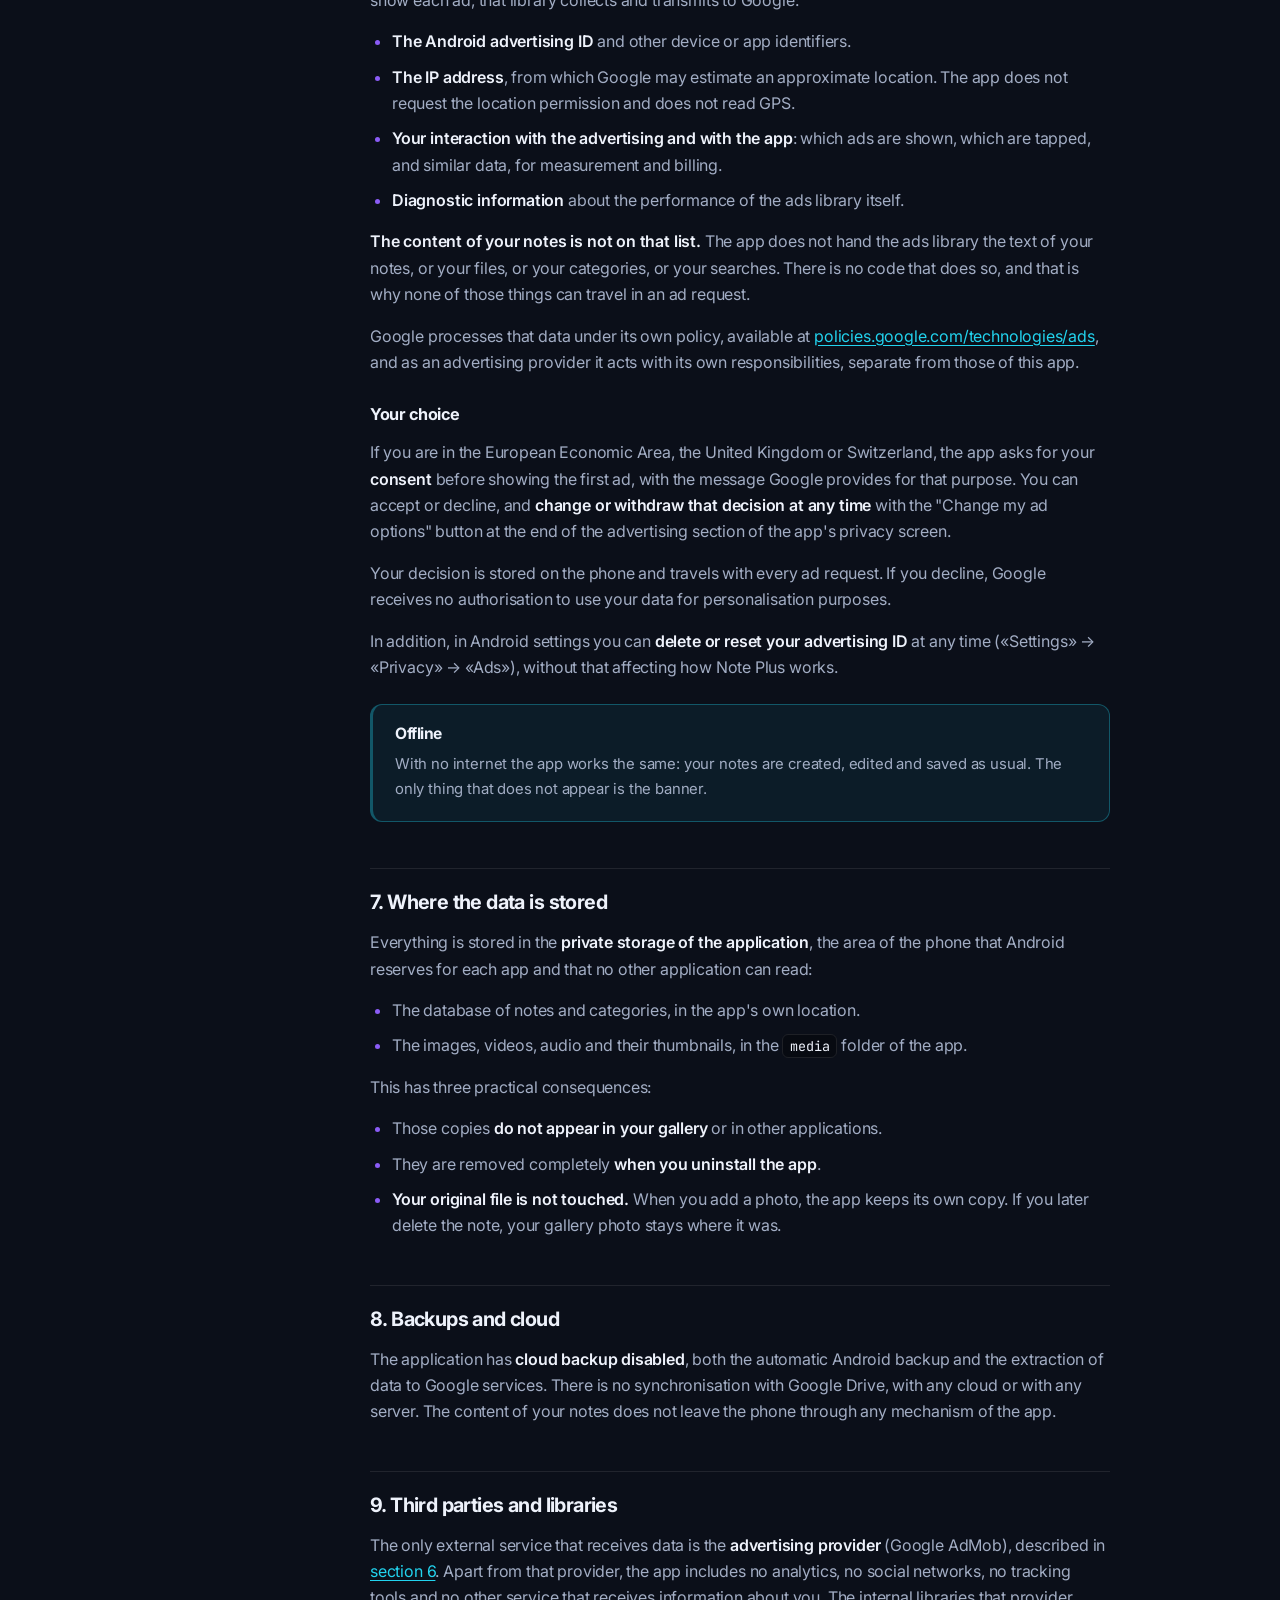
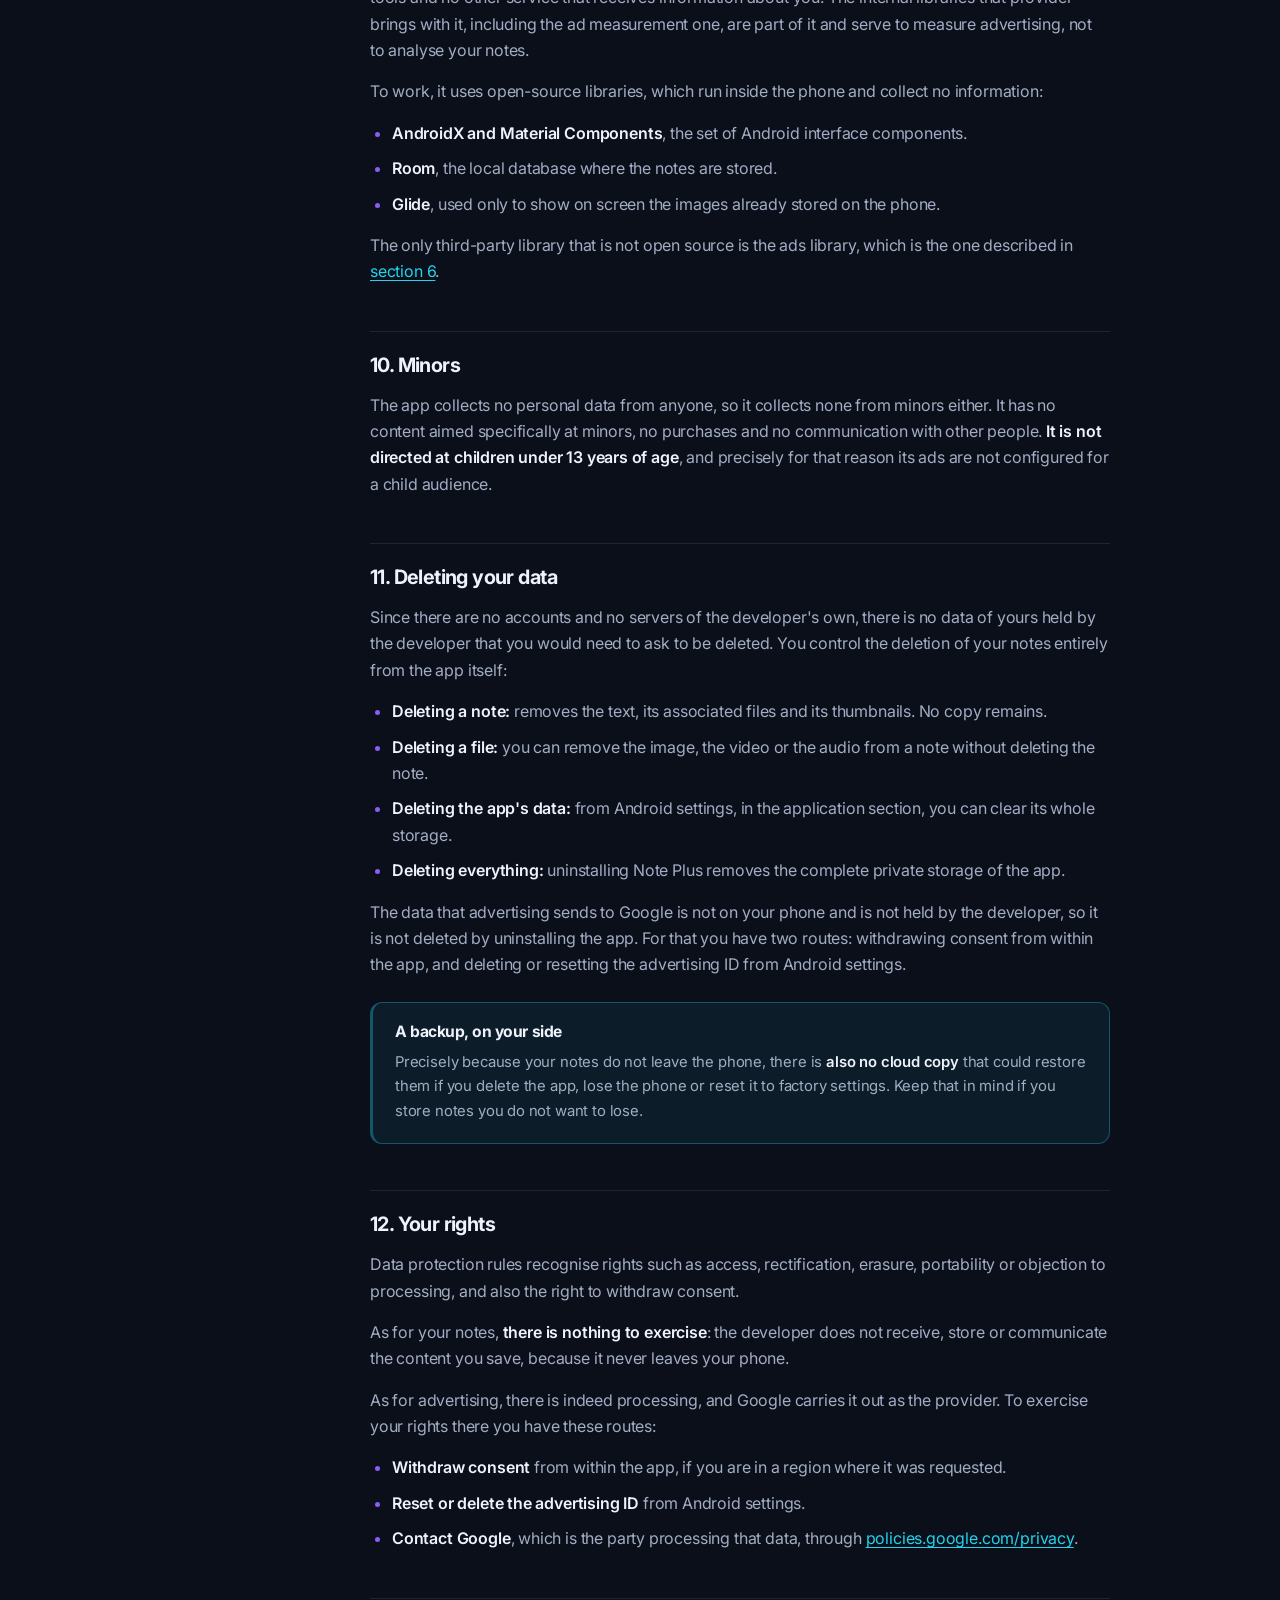
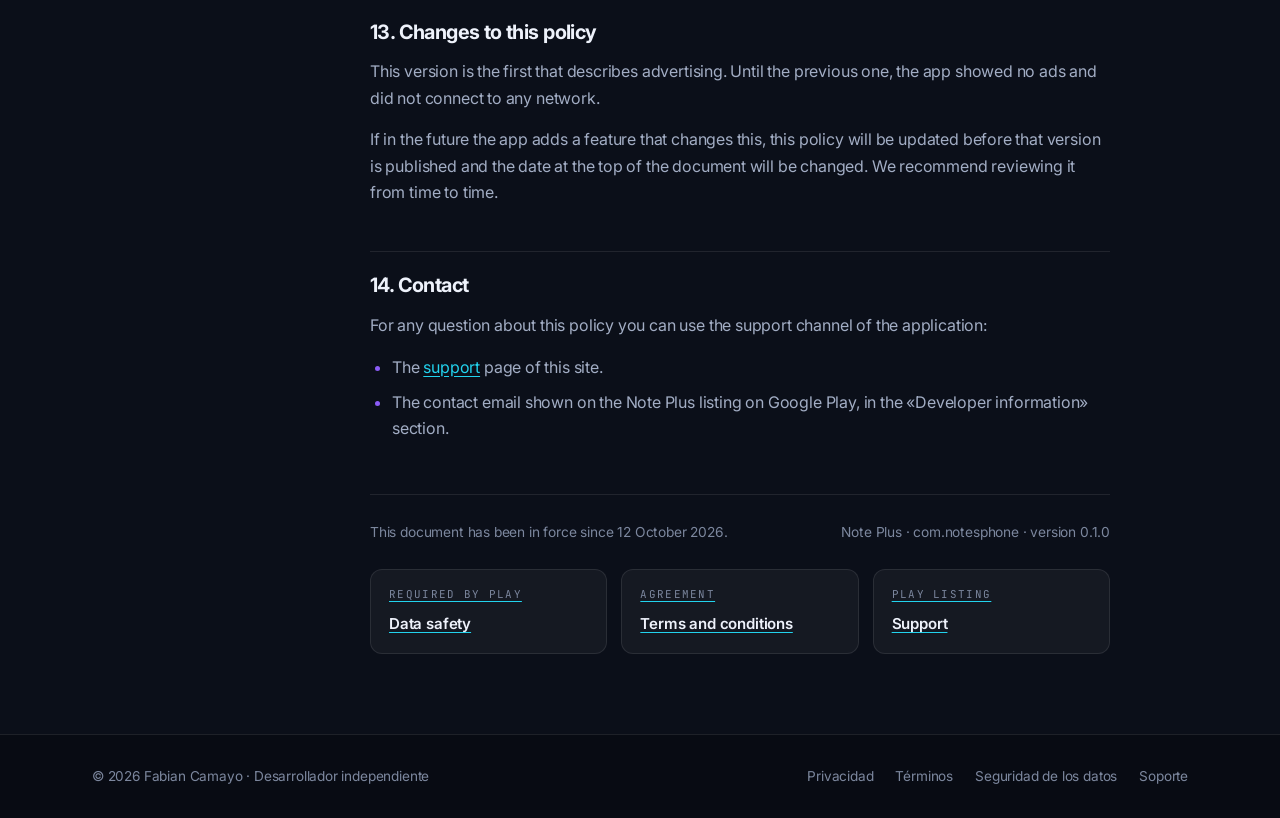
<file: note-plus/privacidad/index.html>
<!DOCTYPE html>
<html lang="es">
<head>
<meta charset="utf-8" />
<meta name="viewport" content="width=device-width, initial-scale=1" />
<title>Política de privacidad de Note Plus — Fabian Camayo</title>
<meta name="description" content="Política de privacidad de Note Plus, en español y en inglés: tus notas no salen del teléfono. La conexión a internet existe solo para mostrar publicidad." />
<meta name="theme-color" content="#0b0f19" />
<meta name="color-scheme" content="dark" />
<link rel="canonical" href="https://fabian-camayo.github.io/note-plus/privacidad/" />
<link rel="icon" href="../../assets/img/favicon.svg" type="image/svg+xml" />
<link href="https://fonts.googleapis.com/css2?family=Inter:wght@400;500;600;700;800&family=JetBrains+Mono:wght@400;600&display=swap" rel="stylesheet" />
<link rel="stylesheet" href="../../assets/css/styles.css?v=5" />
<link rel="stylesheet" href="../../assets/css/legal.css" />
</head>
<body>
<a class="skip-link" href="#documento">Saltar al contenido</a>

<div class="bg" aria-hidden="true">
  <span class="orb orb-1"></span>
  <span class="orb orb-2"></span>
</div>

<header class="nav is-stuck">
  <div class="wrap nav-inner">
    <a class="brand" href="../../">
      <span class="brand-mark" aria-hidden="true">FC</span>
      <span class="brand-text">
        <strong>Fabian Camayo</strong>
        <small>Desarrollador independiente</small>
      </span>
    </a>
    <a class="btn btn-ghost btn-sm" href="../../#apps">Ver Note Plus</a>
  </div>
</header>

<div class="doc-hero">
  <div class="wrap doc-hero-inner">
    <span class="doc-kind">Documento legal · Obligatorio en Google Play</span>
    <h1>Política de privacidad de Note Plus</h1>
    <div class="doc-meta">
      <span><b>Última actualización / Last updated:</b> 12 de octubre de 2026 / 12 October 2026</span>
      <span><b>Aplicación / App:</b> Note Plus</span>
      <span><b>Identificador / Package:</b> com.notesphone</span>
      <span><b>Versión / Version:</b> 0.1.0</span>
    </div>
    <nav class="lang-switch" aria-label="Idioma del documento / Document language">
      <a href="#es" lang="es" aria-current="true">Español</a>
      <a href="#en" lang="en">English</a>
    </nav>
  </div>
</div>

<main class="doc-main" id="documento">

  <p class="wrap doc-lang-title" lang="es">Versión en español</p>

  <!-- ═══════════════════════ ESPAÑOL ═══════════════════════ -->
  <div class="wrap doc-layout" id="es" lang="es">

    <nav class="toc" aria-label="Contenido del documento">
      <h2>Contenido</h2>
      <ol>
        <li><a href="#resumen">Resumen</a></li>
        <li><a href="#creador">Quién creó la app</a></li>
        <li><a href="#trata">Qué datos usa la app</a></li>
        <li><a href="#no-recoge">Qué datos no recoge la app</a></li>
        <li><a href="#permisos">Permisos de Android</a></li>
        <li><a href="#publicidad">Publicidad</a></li>
        <li><a href="#donde">Dónde se guardan los datos</a></li>
        <li><a href="#copias">Copias de seguridad y nube</a></li>
        <li><a href="#terceros">Terceros y librerías</a></li>
        <li><a href="#menores">Menores de edad</a></li>
        <li><a href="#eliminacion">Eliminación de datos</a></li>
        <li><a href="#derechos">Tus derechos</a></li>
        <li><a href="#cambios">Cambios en esta política</a></li>
        <li><a href="#contacto">Contacto</a></li>
      </ol>
    </nav>

    <article class="doc-body prose">

      <h2 id="resumen">1. Resumen</h2>
      <p>
        <strong>El contenido de tus notas no sale de tu teléfono.</strong> La aplicación no tiene
        cuentas, no pide registro y no envía a ningún servidor propio el texto de tus notas ni los
        archivos que añades. Eso no ha cambiado.
      </p>
      <p>
        Lo que sí cambió es que la app <strong>ahora muestra publicidad</strong> para costear su
        mantenimiento. Para servirla se conecta a internet, y esa conexión es la única que existe:
        por ella viajan los datos que necesita el proveedor de anuncios, nunca el contenido de tus
        notas.
      </p>
      <div class="callout">
        <h3>En una frase</h3>
        <p>
          Tus notas se quedan en tu teléfono. Lo único que sale del dispositivo es lo necesario
          para mostrar un anuncio, y no incluye nada de lo que escribes.
        </p>
      </div>

      <h2 id="creador">2. Quién creó la app</h2>
      <p>
        Note Plus es una aplicación Android creada por <strong>Fabian Camayo</strong>, desarrollador
        de software independiente.
      </p>

      <h2 id="trata">3. Qué datos usa la app</h2>
      <p>
        La app trabaja con el contenido que tú creas. Estos datos existen, pero son tuyos y se
        quedan dentro del almacenamiento privado de la aplicación:
      </p>
      <ul>
        <li><strong>El texto de tus notas.</strong> Título, hasta 200 caracteres, y cuerpo, hasta 100 000 caracteres.</li>
        <li><strong>Los archivos que añades.</strong> Imágenes, vídeos y audios que elijas de tu galería o grabes con las herramientas del sistema.</li>
        <li><strong>Categorías y colores.</strong> Los nombres de tus categorías y los colores que asignas a notas y categorías.</li>
        <li><strong>Fechas de creación y modificación</strong> de cada nota y de cada archivo, para poder ordenarlos.</li>
      </ul>
      <p>
        Ninguno de estos datos sale del dispositivo. La app no tiene ninguna vía para enviarlos: la
        conexión a internet existe solo para pedir anuncios, y el contenido de tus notas no forma
        parte de esas peticiones. El detalle está en la <a href="#publicidad">sección 6</a>.
      </p>

      <h2 id="no-recoge">4. Qué datos no recoge la app</h2>
      <p>
        La app, por sí misma, <strong>no</strong> recoge ni trata nada de lo siguiente. Lo único que
        recoge algo es el proveedor de anuncios, y solo lo que se detalla en la
        <a href="#publicidad">sección 6</a>:
      </p>
      <ul>
        <li>Nombre, correo electrónico, teléfono o cualquier dato de identidad.</li>
        <li>Datos de cuentas, porque no existe ninguna cuenta ni inicio de sesión.</li>
        <li>Contactos, calendario o mensajes del teléfono.</li>
        <li>Ubicación precisa: la app no pide el permiso de ubicación ni lee el GPS ni la red.</li>
        <li>El contenido de tus notas, tus archivos, tus categorías y tus búsquedas.</li>
        <li>Tu actividad en el navegador o en otras aplicaciones del teléfono.</li>
      </ul>

      <h2 id="permisos">5. Permisos de Android</h2>
      <p>
        <strong>Note Plus declara ocho permisos, y los ocho son de la publicidad</strong>. Ninguno te
        pide autorización: se conceden al instalar y no abren ninguna ventana de permiso.
      </p>
      <div class="table-wrap">
        <table>
          <caption>Permisos que la app declara</caption>
          <thead>
            <tr><th>Permiso</th><th>Para qué sirve</th></tr>
          </thead>
          <tbody>
            <tr><td><code>INTERNET</code></td><td>Para pedir el anuncio. Es la conexión de la que habla toda esta política.</td></tr>
            <tr><td><code>ACCESS_NETWORK_STATE</code></td><td>Lo añade la librería de anuncios para saber si hay conexión antes de pedirlo. No da acceso a ningún dato.</td></tr>
            <tr><td><code>com.google.android.gms.permission.AD_ID</code></td><td>Lo añade la librería de anuncios para poder usar el identificador de publicidad de Android, explicado en la <a href="#publicidad">sección 6</a>.</td></tr>
            <tr><td><code>ACCESS_ADSERVICES_AD_ID</code></td><td>Servicios de privacidad de Android: el proveedor puede usar el identificador de publicidad sin el identificador general del dispositivo.</td></tr>
            <tr><td><code>ACCESS_ADSERVICES_ATTRIBUTION</code></td><td>Servicios de privacidad de Android: sirve para atribuir una conversión a un anuncio sin seguirte por otras apps.</td></tr>
            <tr><td><code>ACCESS_ADSERVICES_TOPICS</code></td><td>Servicios de privacidad de Android: temas de interés que el propio sistema calcula en el dispositivo, sin que el proveedor te siga.</td></tr>
            <tr><td><code>WAKE_LOCK</code></td><td>Mantener el proceso despierto mientras llega el anuncio. Lo arrastra la librería de anuncios.</td></tr>
            <tr><td><code>FOREGROUND_SERVICE</code></td><td>Trabajo en segundo plano de la propia librería de anuncios.</td></tr>
          </tbody>
        </table>
      </div>
      <p>
        Esos ocho permisos <strong>no dan acceso a tus notas ni a tus archivos</strong>. Ninguno de
        ellos permite leer, enviar ni compartir el contenido que guardas. Los tres de
        <code>ACCESS_ADSERVICES_*</code> son la alternativa que Android ofrece a las cookies de
        terceros: los calcula el sistema en el teléfono y no permiten identificarte entre
        aplicaciones.
      </p>
      <p>En particular, la app sigue sin declarar ninguno de estos permisos:</p>
      <div class="table-wrap">
        <table>
          <caption>Permisos que la app no declara</caption>
          <thead>
            <tr><th>Permiso</th><th>Por qué no hace falta</th></tr>
          </thead>
          <tbody>
            <tr><td><code>CAMERA</code></td><td>La foto y el vídeo se capturan con las herramientas del propio sistema, que te piden el archivo ya hecho.</td></tr>
            <tr><td><code>RECORD_AUDIO</code></td><td>El audio se graba con la grabadora del sistema, no con un grabador propio de la app.</td></tr>
            <tr><td><code>READ_MEDIA_IMAGES</code>, <code>READ_MEDIA_VIDEO</code>, <code>READ_MEDIA_AUDIO</code></td><td>La app recibe solo el archivo que eliges, mediante el selector visual del sistema. No explora tu galería.</td></tr>
            <tr><td><code>MANAGE_EXTERNAL_STORAGE</code>, almacenamiento compartido</td><td>La app no toca el almacenamiento compartido del teléfono.</td></tr>
            <tr><td>Ubicación, contactos, notificaciones</td><td>No se usan para nada. La ubicación aproximada que puede deducir el proveedor de anuncios sale de la dirección IP, no de un permiso.</td></tr>
          </tbody>
        </table>
      </div>
      <p>
        Como la app toma las fotos, los vídeos y los audios con los selectores del sistema, tú ves
        y eliges siempre qué archivo entra en la app. La app nunca accede al resto de tu galería
        por su cuenta.
      </p>
      <div class="callout">
        <h3>Un permiso interno que no ves</h3>
        <p>
          El manifiesto de la aplicación incluye además un permiso interno, creado y usado por la
          propia app: <code>com.notesphone.DYNAMIC_RECEIVER_NOT_EXPORTED_PERMISSION</code>. Es de
          nivel <code>signature</code> y sirve para que las librerías internas de Android no dejen
          receptores expuestos. <strong>No se pide al usuario, no da acceso a ningún dato y no
          aparece en la lista de permisos de la ficha de Google Play.</strong>
        </p>
      </div>

      <h2 id="publicidad">6. Publicidad</h2>
      <p>
        Note Plus muestra <strong>un solo banner</strong>, en la parte baja de la pantalla de la
        lista de notas. No hay anuncios a pantalla completa, ni de vídeo, ni ventanas emergentes, y
        el banner nunca se interpone entre tú y tus notas: no hay ningún anuncio dentro del editor,
        ni en una nota abierta, ni en el widget de la pantalla de inicio.
      </p>
      <p>
        Los anuncios los sirve <strong>Google</strong>, a través de su red <strong>AdMob</strong> y
        de la librería Google Mobile Ads. Para poder mostrar cada anuncio, esa librería recoge y
        transmite a Google:
      </p>
      <ul>
        <li><strong>El identificador de publicidad de Android</strong> (Advertising ID) y otros identificadores del dispositivo o de la app.</li>
        <li><strong>La dirección IP</strong>, de la que Google puede estimar una ubicación aproximada. La app no pide el permiso de ubicación ni lee el GPS.</li>
        <li><strong>Tu interacción con la publicidad y con la app</strong>: qué anuncios se muestran, cuáles se tocan y datos parecidos, para medir y facturar.</li>
        <li><strong>Información de diagnóstico</strong> sobre el rendimiento de la propia librería de anuncios.</li>
      </ul>
      <p>
        <strong>El contenido de tus notas no entra en esa lista.</strong> La app no le entrega a la
        librería de anuncios el texto de tus notas, ni tus archivos, ni tus categorías, ni tus
        búsquedas. No existe código que lo haga, y por eso ninguna de esas cosas puede viajar en la
        petición de un anuncio.
      </p>
      <p>
        Google trata esos datos según su propia política, disponible en
        <a href="https://policies.google.com/technologies/ads" rel="noopener" target="_blank">policies.google.com/technologies/ads</a>,
        y como proveedor de publicidad actúa con sus propias responsabilidades, distintas de las de
        esta app.
      </p>
      <h3>Tu elección</h3>
      <p>
        Si estás en el Espacio Económico Europeo, el Reino Unido o Suiza, la app te pide
        <strong>consentimiento</strong> antes de mostrar el primer anuncio, con el mensaje que
        Google facilita para ello. Puedes aceptar o rechazar, y <strong>cambiar o retirar esa
        decisión cuando quieras</strong> con el botón «Cambiar mis opciones de anuncios», al final
        de la sección de publicidad de la pantalla de privacidad de la app.
      </p>
      <p>
        Tu decisión se guarda en el teléfono y viaja con cada petición de anuncio. Si rechazas,
        Google no recibe autorización para usar tus datos con fines de personalización.
      </p>
      <p>
        Además, en los ajustes de Android puedes <strong>borrar o restablecer tu identificador de
        publicidad</strong> en cualquier momento («Ajustes» → «Privacidad» → «Anuncios»), sin que
        eso afecte al funcionamiento de Note Plus.
      </p>
      <div class="callout">
        <h3>Sin conexión</h3>
        <p>
          Si no hay internet, la app funciona igual: tus notas se crean, se editan y se guardan con
          normalidad. Lo único que no aparece es el banner.
        </p>
      </div>

      <h2 id="donde">7. Dónde se guardan los datos</h2>
      <p>
        Todo se guarda en el <strong>almacenamiento privado de la aplicación</strong>, la zona del
        teléfono que Android reserva a cada app y que ninguna otra aplicación puede leer:
      </p>
      <ul>
        <li>La base de datos de las notas y las categorías, en el sitio propio de la app.</li>
        <li>Las imágenes, los vídeos, los audios y sus miniaturas, en la carpeta <code>media</code> de la app.</li>
      </ul>
      <p>Esto tiene tres consecuencias prácticas:</p>
      <ul>
        <li>Esas copias <strong>no aparecen en tu galería</strong> ni en otras aplicaciones.</li>
        <li>Se borran por completo <strong>al desinstalar la app</strong>.</li>
        <li><strong>Tu archivo original no se toca.</strong> Cuando añades una foto, la app guarda una copia propia. Si más tarde borras la nota, tu foto de la galería sigue donde estaba.</li>
      </ul>

      <h2 id="copias">8. Copias de seguridad y nube</h2>
      <p>
        La aplicación tiene <strong>desactivada la copia de seguridad en la nube</strong>, tanto la
        copia automática de Android como la extracción de datos hacia servicios de Google. No hay
        sincronización con Google Drive, con ninguna nube ni con ningún servidor. El contenido de
        tus notas no sale del teléfono por ningún mecanismo de la app.
      </p>

      <h2 id="terceros">9. Terceros y librerías</h2>
      <p>
        El único servicio externo que recibe datos es el <strong>proveedor de publicidad</strong>
        (Google AdMob), descrito en la <a href="#publicidad">sección 6</a>. Aparte de ese
        proveedor, la app no integra analítica, ni redes sociales, ni herramientas de seguimiento,
        ni ningún otro servicio que reciba información tuya. Las librerías internas que el
        proveedor trae consigo, entre ellas la de medición de anuncios, forman parte de él y sirven
        para medir la publicidad, no para analizar tus notas.
      </p>
      <p>
        Para funcionar usa librerías de código abierto, que se ejecutan dentro del propio teléfono
        y no recogen información:
      </p>
      <ul>
        <li><strong>AndroidX y Material Components</strong>, el conjunto de componentes de interfaz de Android.</li>
        <li><strong>Room</strong>, la base de datos local donde se guardan las notas.</li>
        <li><strong>Glide</strong>, que solo sirve para mostrar en pantalla las imágenes que ya están guardadas en el teléfono.</li>
      </ul>
      <p>
        La única librería de terceros que no es de código abierto es la de anuncios, y es la que se
        describe en la <a href="#publicidad">sección 6</a>.
      </p>

      <h2 id="menores">10. Menores de edad</h2>
      <p>
        La app no recoge ningún dato personal de nadie, así que tampoco de menores. No tiene
        contenido dirigido específicamente a menores, ni compras, ni comunicación con otras
        personas. <strong>No está dirigida a menores de 13 años</strong>, y precisamente por eso sus
        anuncios no se configuran para un público infantil.
      </p>

      <h2 id="eliminacion">11. Eliminación de datos</h2>
      <p>
        Como no hay cuentas ni servidores propios, no existe ningún dato tuyo alojado por el
        desarrollador que haya que solicitar borrar. La eliminación de tus notas la controlas tú
        por completo, desde la propia app:
      </p>
      <ul>
        <li><strong>Borrar una nota:</strong> elimina el texto, sus archivos asociados y sus miniaturas. No queda copia.</li>
        <li><strong>Borrar un archivo:</strong> puedes quitar la imagen, el vídeo o el audio de una nota sin borrar la nota.</li>
        <li><strong>Borrar los datos de la app:</strong> desde los ajustes de Android, en el apartado de la aplicación, puedes vaciar todo su almacenamiento.</li>
        <li><strong>Borrarlo todo:</strong> al desinstalar Note Plus se elimina el almacenamiento privado completo de la app.</li>
      </ul>
      <p>
        Los datos que la publicidad envía a Google no están en tu teléfono ni en poder del
        desarrollador, así que no se borran al desinstalar la app. Para eso tienes dos vías: retirar
        el consentimiento desde la propia app, y borrar o restablecer el identificador de
        publicidad desde los ajustes de Android.
      </p>
      <div class="callout">
        <h3>Copia de seguridad, por tu parte</h3>
        <p>
          Precisamente porque tus notas no salen del teléfono, <strong>tampoco hay una copia en la
          nube</strong> que pueda restaurarlas si borras la app, pierdes el teléfono o lo
          restableces de fábrica. Tenlo en cuenta si guardas notas que no quieres perder.
        </p>
      </div>

      <h2 id="derechos">12. Tus derechos</h2>
      <p>
        Las normas de protección de datos reconocen derechos como el acceso, la rectificación, la
        supresión, la portabilidad o la oposición al tratamiento, y también el derecho a retirar el
        consentimiento.
      </p>
      <p>
        Respecto a tus notas, <strong>no hay nada que ejercer</strong>: el desarrollador no recibe,
        no almacena ni comunica el contenido que guardas, porque nunca sale de tu teléfono.
      </p>
      <p>
        Respecto a la publicidad, sí hay un tratamiento, y lo lleva a cabo Google como proveedor.
        Para ejercer ahí tus derechos tienes estas vías:
      </p>
      <ul>
        <li><strong>Retirar el consentimiento</strong> desde la propia app, si estás en una región donde se te pidió.</li>
        <li><strong>Restablecer o borrar el identificador de publicidad</strong> desde los ajustes de Android.</li>
        <li><strong>Dirigirte a Google</strong>, que es quien trata esos datos, a través de
          <a href="https://policies.google.com/privacy" rel="noopener" target="_blank">policies.google.com/privacy</a>.</li>
      </ul>

      <h2 id="cambios">13. Cambios en esta política</h2>
      <p>
        Esta versión es la primera que describe publicidad. Hasta la anterior, la app no mostraba
        anuncios y no se conectaba a ninguna red.
      </p>
      <p>
        Si en el futuro la app incorpora alguna función que cambie esto, esta política se
        actualizará antes de publicar esa versión y se cambiará la fecha que aparece al principio
        del documento. Te recomendamos revisarla de vez en cuando.
      </p>

      <h2 id="contacto">14. Contacto</h2>
      <p>
        Para cualquier duda sobre esta política puedes usar el canal de soporte de la aplicación:
      </p>
      <ul>
        <li>La página de <a href="../soporte/">soporte</a> de este sitio.</li>
        <li>El correo de contacto que aparece en la ficha de Note Plus en Google Play, en el apartado «Información del desarrollador».</li>
      </ul>

      <div class="doc-foot">
        <span>Documento vigente desde el 12 de octubre de 2026.</span>
        <span>Note Plus · com.notesphone · versión 0.1.0</span>
      </div>

      <nav class="doc-nav" aria-label="Otros documentos">
        <a href="../seguridad-de-datos/">
          <small>Obligatorio en Play</small>
          <span>Seguridad de los datos</span>
        </a>
        <a href="../terminos/">
          <small>Acuerdo</small>
          <span>Términos y condiciones</span>
        </a>
        <a href="../soporte/">
          <small>Ficha de Play</small>
          <span>Soporte</span>
        </a>
      </nav>

    </article>
  </div>

  <p class="wrap doc-lang-title is-separator" lang="en">English version</p>

  <!-- ═══════════════════════ ENGLISH ═══════════════════════ -->
  <div class="wrap doc-layout" id="en" lang="en">

    <nav class="toc" aria-label="Document contents">
      <h2>Contents</h2>
      <ol>
        <li><a href="#en-summary">Summary</a></li>
        <li><a href="#en-created">Who created the app</a></li>
        <li><a href="#en-data">What data the app uses</a></li>
        <li><a href="#en-not-collected">What data the app does not collect</a></li>
        <li><a href="#en-permissions">Android permissions</a></li>
        <li><a href="#en-ads">Advertising</a></li>
        <li><a href="#en-storage">Where the data is stored</a></li>
        <li><a href="#en-backups">Backups and cloud</a></li>
        <li><a href="#en-third-parties">Third parties and libraries</a></li>
        <li><a href="#en-minors">Minors</a></li>
        <li><a href="#en-deletion">Deleting your data</a></li>
        <li><a href="#en-rights">Your rights</a></li>
        <li><a href="#en-changes">Changes to this policy</a></li>
        <li><a href="#en-contact">Contact</a></li>
      </ol>
    </nav>

    <article class="doc-body prose">

      <h2 id="en-summary">1. Summary</h2>
      <p>
        <strong>The content of your notes does not leave your phone.</strong> The app has no
        accounts, asks for no sign-up and sends the text of your notes, or the files you add, to no
        server of its own. That has not changed.
      </p>
      <p>
        What has changed is that the app <strong>now shows advertising</strong> to cover its
        maintenance. Serving those ads requires a connection to the internet, and that connection is
        the only one there is: what travels over it is the data the ad provider needs, never the
        content of your notes.
      </p>
      <div class="callout">
        <h3>In one sentence</h3>
        <p>
          Your notes stay on your phone. The only thing that leaves the device is what is needed to
          show an ad, and that does not include anything you write.
        </p>
      </div>

      <h2 id="en-created">2. Who created the app</h2>
      <p>
        Note Plus is an Android application created by <strong>Fabian Camayo</strong>, an
        independent software developer.
      </p>

      <h2 id="en-data">3. What data the app uses</h2>
      <p>
        The app works with the content you create. This data exists, but it is yours and it stays
        inside the private storage of the application:
      </p>
      <ul>
        <li><strong>The text of your notes.</strong> Title, up to 200 characters, and body, up to 100,000 characters.</li>
        <li><strong>The files you add.</strong> Images, videos and audio that you pick from your gallery or record with the tools of the system.</li>
        <li><strong>Categories and colours.</strong> The names of your categories and the colours you assign to notes and categories.</li>
        <li><strong>Creation and modification dates</strong> of each note and each file, so that they can be sorted.</li>
      </ul>
      <p>
        None of this data leaves the device. The app has no way to send it: the internet connection
        exists only to request ads, and the content of your notes is not part of those requests. See
        <a href="#en-ads">section 6</a> for the detail.
      </p>

      <h2 id="en-not-collected">4. What data the app does not collect</h2>
      <p>
        The app, by itself, does <strong>not</strong> collect or process any of the following. The
        only thing that collects anything is the ad provider, and only what
        <a href="#en-ads">section 6</a> describes:
      </p>
      <ul>
        <li>Name, email address, phone number or any identity data.</li>
        <li>Account data, because there is no account and no sign-in.</li>
        <li>Contacts, calendar or messages on the phone.</li>
        <li>Precise location: the app does not request the location permission and does not read GPS or network location.</li>
        <li>The content of your notes, your files, your categories and your searches.</li>
        <li>Your activity in the browser or in other applications on the phone.</li>
      </ul>

      <h2 id="en-permissions">5. Android permissions</h2>
      <p>
        <strong>Note Plus declares eight permissions, and all eight belong to advertising</strong>.
        None of them asks for your
        authorisation: they are granted on install and open no permission dialog.
      </p>
      <div class="table-wrap">
        <table>
          <caption>Permissions the app declares</caption>
          <thead>
            <tr><th>Permission</th><th>What it is for</th></tr>
          </thead>
          <tbody>
            <tr><td><code>INTERNET</code></td><td>To request the ad. It is the connection this whole policy is about.</td></tr>
            <tr><td><code>ACCESS_NETWORK_STATE</code></td><td>Added by the ads library to know whether there is a connection before requesting one. It gives access to no data.</td></tr>
            <tr><td><code>com.google.android.gms.permission.AD_ID</code></td><td>Added by the ads library to be able to use the Android advertising ID, explained in <a href="#en-ads">section 6</a>.</td></tr>
            <tr><td><code>ACCESS_ADSERVICES_AD_ID</code></td><td>Android privacy services: the provider can use the advertising ID without the general device identifier.</td></tr>
            <tr><td><code>ACCESS_ADSERVICES_ATTRIBUTION</code></td><td>Android privacy services: used to attribute a conversion to an ad without tracking you across other apps.</td></tr>
            <tr><td><code>ACCESS_ADSERVICES_TOPICS</code></td><td>Android privacy services: topics of interest that the system itself works out on the device, without the provider tracking you.</td></tr>
            <tr><td><code>WAKE_LOCK</code></td><td>To keep the process awake while the ad arrives. It comes with the ads library.</td></tr>
            <tr><td><code>FOREGROUND_SERVICE</code></td><td>Background work of the ads library itself.</td></tr>
          </tbody>
        </table>
      </div>
      <p>
        Those eight permissions <strong>give no access to your notes or your files</strong>. None of
        them allows reading, sending or sharing the content you store. The three
        <code>ACCESS_ADSERVICES_*</code> ones are the alternative Android offers to third-party
        cookies: the system works them out on the phone and they do not let you be identified across
        apps.
      </p>
      <p>In particular, the app still declares none of these permissions:</p>
      <div class="table-wrap">
        <table>
          <caption>Permissions the app does not declare</caption>
          <thead>
            <tr><th>Permission</th><th>Why it is not needed</th></tr>
          </thead>
          <tbody>
            <tr><td><code>CAMERA</code></td><td>The photo and the video are captured with the tools of the system itself, which hand over the finished file.</td></tr>
            <tr><td><code>RECORD_AUDIO</code></td><td>Audio is recorded with the recorder of the system, not with a recorder of the app's own.</td></tr>
            <tr><td><code>READ_MEDIA_IMAGES</code>, <code>READ_MEDIA_VIDEO</code>, <code>READ_MEDIA_AUDIO</code></td><td>The app receives only the file you pick, through the visual picker of the system. It does not browse your gallery.</td></tr>
            <tr><td><code>MANAGE_EXTERNAL_STORAGE</code>, shared storage</td><td>The app does not touch the shared storage of the phone.</td></tr>
            <tr><td>Location, contacts, notifications</td><td>They are not used at all. The approximate location the ad provider may infer comes from the IP address, not from a permission.</td></tr>
          </tbody>
        </table>
      </div>
      <p>
        Because the app takes photos, videos and audio with the pickers of the system, you always
        see and choose which file enters the app. The app never reaches the rest of your gallery on
        its own.
      </p>
      <div class="callout">
        <h3>An internal permission you do not see</h3>
        <p>
          The manifest of the application also includes an internal permission, created and used by
          the app itself: <code>com.notesphone.DYNAMIC_RECEIVER_NOT_EXPORTED_PERMISSION</code>. It
          is a <code>signature</code> permission, and it exists so that the internal Android
          libraries do not leave receivers exposed. <strong>It is not requested from the user, it
          gives access to no data and it does not appear in the permissions list of the Google Play
          listing.</strong>
        </p>
      </div>

      <h2 id="en-ads">6. Advertising</h2>
      <p>
        Note Plus shows <strong>a single banner</strong>, at the bottom of the note list screen.
        There are no full-screen or video ads and no pop-ups, and the banner never comes between you
        and your notes: there is no ad inside the editor, or in an open note, or in the home screen
        widget.
      </p>
      <p>
        The ads are served by <strong>Google</strong>, through its <strong>AdMob</strong> network and
        the Google Mobile Ads library. To show each ad, that library collects and transmits to
        Google:
      </p>
      <ul>
        <li><strong>The Android advertising ID</strong> and other device or app identifiers.</li>
        <li><strong>The IP address</strong>, from which Google may estimate an approximate location. The app does not request the location permission and does not read GPS.</li>
        <li><strong>Your interaction with the advertising and with the app</strong>: which ads are shown, which are tapped, and similar data, for measurement and billing.</li>
        <li><strong>Diagnostic information</strong> about the performance of the ads library itself.</li>
      </ul>
      <p>
        <strong>The content of your notes is not on that list.</strong> The app does not hand the
        ads library the text of your notes, or your files, or your categories, or your searches.
        There is no code that does so, and that is why none of those things can travel in an ad
        request.
      </p>
      <p>
        Google processes that data under its own policy, available at
        <a href="https://policies.google.com/technologies/ads" rel="noopener" target="_blank">policies.google.com/technologies/ads</a>,
        and as an advertising provider it acts with its own responsibilities, separate from those of
        this app.
      </p>
      <h3>Your choice</h3>
      <p>
        If you are in the European Economic Area, the United Kingdom or Switzerland, the app asks
        for your <strong>consent</strong> before showing the first ad, with the message Google
        provides for that purpose. You can accept or decline, and <strong>change or withdraw that
        decision at any time</strong> with the "Change my ad options" button at the end of the
        advertising section of the app's privacy screen.
      </p>
      <p>
        Your decision is stored on the phone and travels with every ad request. If you decline,
        Google receives no authorisation to use your data for personalisation purposes.
      </p>
      <p>
        In addition, in Android settings you can <strong>delete or reset your advertising ID</strong>
        at any time («Settings» → «Privacy» → «Ads»), without that affecting how Note Plus works.
      </p>
      <div class="callout">
        <h3>Offline</h3>
        <p>
          With no internet the app works the same: your notes are created, edited and saved as
          usual. The only thing that does not appear is the banner.
        </p>
      </div>

      <h2 id="en-storage">7. Where the data is stored</h2>
      <p>
        Everything is stored in the <strong>private storage of the application</strong>, the area
        of the phone that Android reserves for each app and that no other application can read:
      </p>
      <ul>
        <li>The database of notes and categories, in the app's own location.</li>
        <li>The images, videos, audio and their thumbnails, in the <code>media</code> folder of the app.</li>
      </ul>
      <p>This has three practical consequences:</p>
      <ul>
        <li>Those copies <strong>do not appear in your gallery</strong> or in other applications.</li>
        <li>They are removed completely <strong>when you uninstall the app</strong>.</li>
        <li><strong>Your original file is not touched.</strong> When you add a photo, the app keeps its own copy. If you later delete the note, your gallery photo stays where it was.</li>
      </ul>

      <h2 id="en-backups">8. Backups and cloud</h2>
      <p>
        The application has <strong>cloud backup disabled</strong>, both the automatic Android
        backup and the extraction of data to Google services. There is no synchronisation with
        Google Drive, with any cloud or with any server. The content of your notes does not leave
        the phone through any mechanism of the app.
      </p>

      <h2 id="en-third-parties">9. Third parties and libraries</h2>
      <p>
        The only external service that receives data is the <strong>advertising provider</strong>
        (Google AdMob), described in <a href="#en-ads">section 6</a>. Apart from that provider, the
        app includes no analytics, no social networks, no tracking tools and no other service that
        receives information about you. The internal libraries that provider brings with it,
        including the ad measurement one, are part of it and serve to measure advertising, not to
        analyse your notes.
      </p>
      <p>
        To work, it uses open-source libraries, which run inside the phone and collect no
        information:
      </p>
      <ul>
        <li><strong>AndroidX and Material Components</strong>, the set of Android interface components.</li>
        <li><strong>Room</strong>, the local database where the notes are stored.</li>
        <li><strong>Glide</strong>, used only to show on screen the images already stored on the phone.</li>
      </ul>
      <p>
        The only third-party library that is not open source is the ads library, which is the one
        described in <a href="#en-ads">section 6</a>.
      </p>

      <h2 id="en-minors">10. Minors</h2>
      <p>
        The app collects no personal data from anyone, so it collects none from minors either. It
        has no content aimed specifically at minors, no purchases and no communication with other
        people. <strong>It is not directed at children under 13 years of age</strong>, and precisely
        for that reason its ads are not configured for a child audience.
      </p>

      <h2 id="en-deletion">11. Deleting your data</h2>
      <p>
        Since there are no accounts and no servers of the developer's own, there is no data of yours
        held by the developer that you would need to ask to be deleted. You control the deletion of
        your notes entirely from the app itself:
      </p>
      <ul>
        <li><strong>Deleting a note:</strong> removes the text, its associated files and its thumbnails. No copy remains.</li>
        <li><strong>Deleting a file:</strong> you can remove the image, the video or the audio from a note without deleting the note.</li>
        <li><strong>Deleting the app's data:</strong> from Android settings, in the application section, you can clear its whole storage.</li>
        <li><strong>Deleting everything:</strong> uninstalling Note Plus removes the complete private storage of the app.</li>
      </ul>
      <p>
        The data that advertising sends to Google is not on your phone and is not held by the
        developer, so it is not deleted by uninstalling the app. For that you have two routes:
        withdrawing consent from within the app, and deleting or resetting the advertising ID from
        Android settings.
      </p>
      <div class="callout">
        <h3>A backup, on your side</h3>
        <p>
          Precisely because your notes do not leave the phone, there is <strong>also no cloud
          copy</strong> that could restore them if you delete the app, lose the phone or reset it to
          factory settings. Keep that in mind if you store notes you do not want to lose.
        </p>
      </div>

      <h2 id="en-rights">12. Your rights</h2>
      <p>
        Data protection rules recognise rights such as access, rectification, erasure, portability
        or objection to processing, and also the right to withdraw consent.
      </p>
      <p>
        As for your notes, <strong>there is nothing to exercise</strong>: the developer does not
        receive, store or communicate the content you save, because it never leaves your phone.
      </p>
      <p>
        As for advertising, there is indeed processing, and Google carries it out as the provider.
        To exercise your rights there you have these routes:
      </p>
      <ul>
        <li><strong>Withdraw consent</strong> from within the app, if you are in a region where it was requested.</li>
        <li><strong>Reset or delete the advertising ID</strong> from Android settings.</li>
        <li><strong>Contact Google</strong>, which is the party processing that data, through
          <a href="https://policies.google.com/privacy" rel="noopener" target="_blank">policies.google.com/privacy</a>.</li>
      </ul>

      <h2 id="en-changes">13. Changes to this policy</h2>
      <p>
        This version is the first that describes advertising. Until the previous one, the app showed
        no ads and did not connect to any network.
      </p>
      <p>
        If in the future the app adds a feature that changes this, this policy will be updated
        before that version is published and the date at the top of the document will be changed. We
        recommend reviewing it from time to time.
      </p>

      <h2 id="en-contact">14. Contact</h2>
      <p>
        For any question about this policy you can use the support channel of the application:
      </p>
      <ul>
        <li>The <a href="../soporte/">support</a> page of this site.</li>
        <li>The contact email shown on the Note Plus listing on Google Play, in the «Developer information» section.</li>
      </ul>

      <div class="doc-foot">
        <span>This document has been in force since 12 October 2026.</span>
        <span>Note Plus · com.notesphone · version 0.1.0</span>
      </div>

      <nav class="doc-nav" aria-label="Other documents">
        <a href="../seguridad-de-datos/">
          <small>Required by Play</small>
          <span>Data safety</span>
        </a>
        <a href="../terminos/">
          <small>Agreement</small>
          <span>Terms and conditions</span>
        </a>
        <a href="../soporte/">
          <small>Play listing</small>
          <span>Support</span>
        </a>
      </nav>

    </article>
  </div>

</main>

<footer class="footer">
  <div class="wrap footer-inner">
    <p>© 2026 Fabian Camayo · Desarrollador independiente</p>
    <ul class="footer-links">
      <li><a href="../privacidad/">Privacidad</a></li>
      <li><a href="../terminos/">Términos</a></li>
      <li><a href="../seguridad-de-datos/">Seguridad de los datos</a></li>
      <li><a href="../soporte/">Soporte</a></li>
    </ul>
  </div>
</footer>
</body>
</html>
</file>
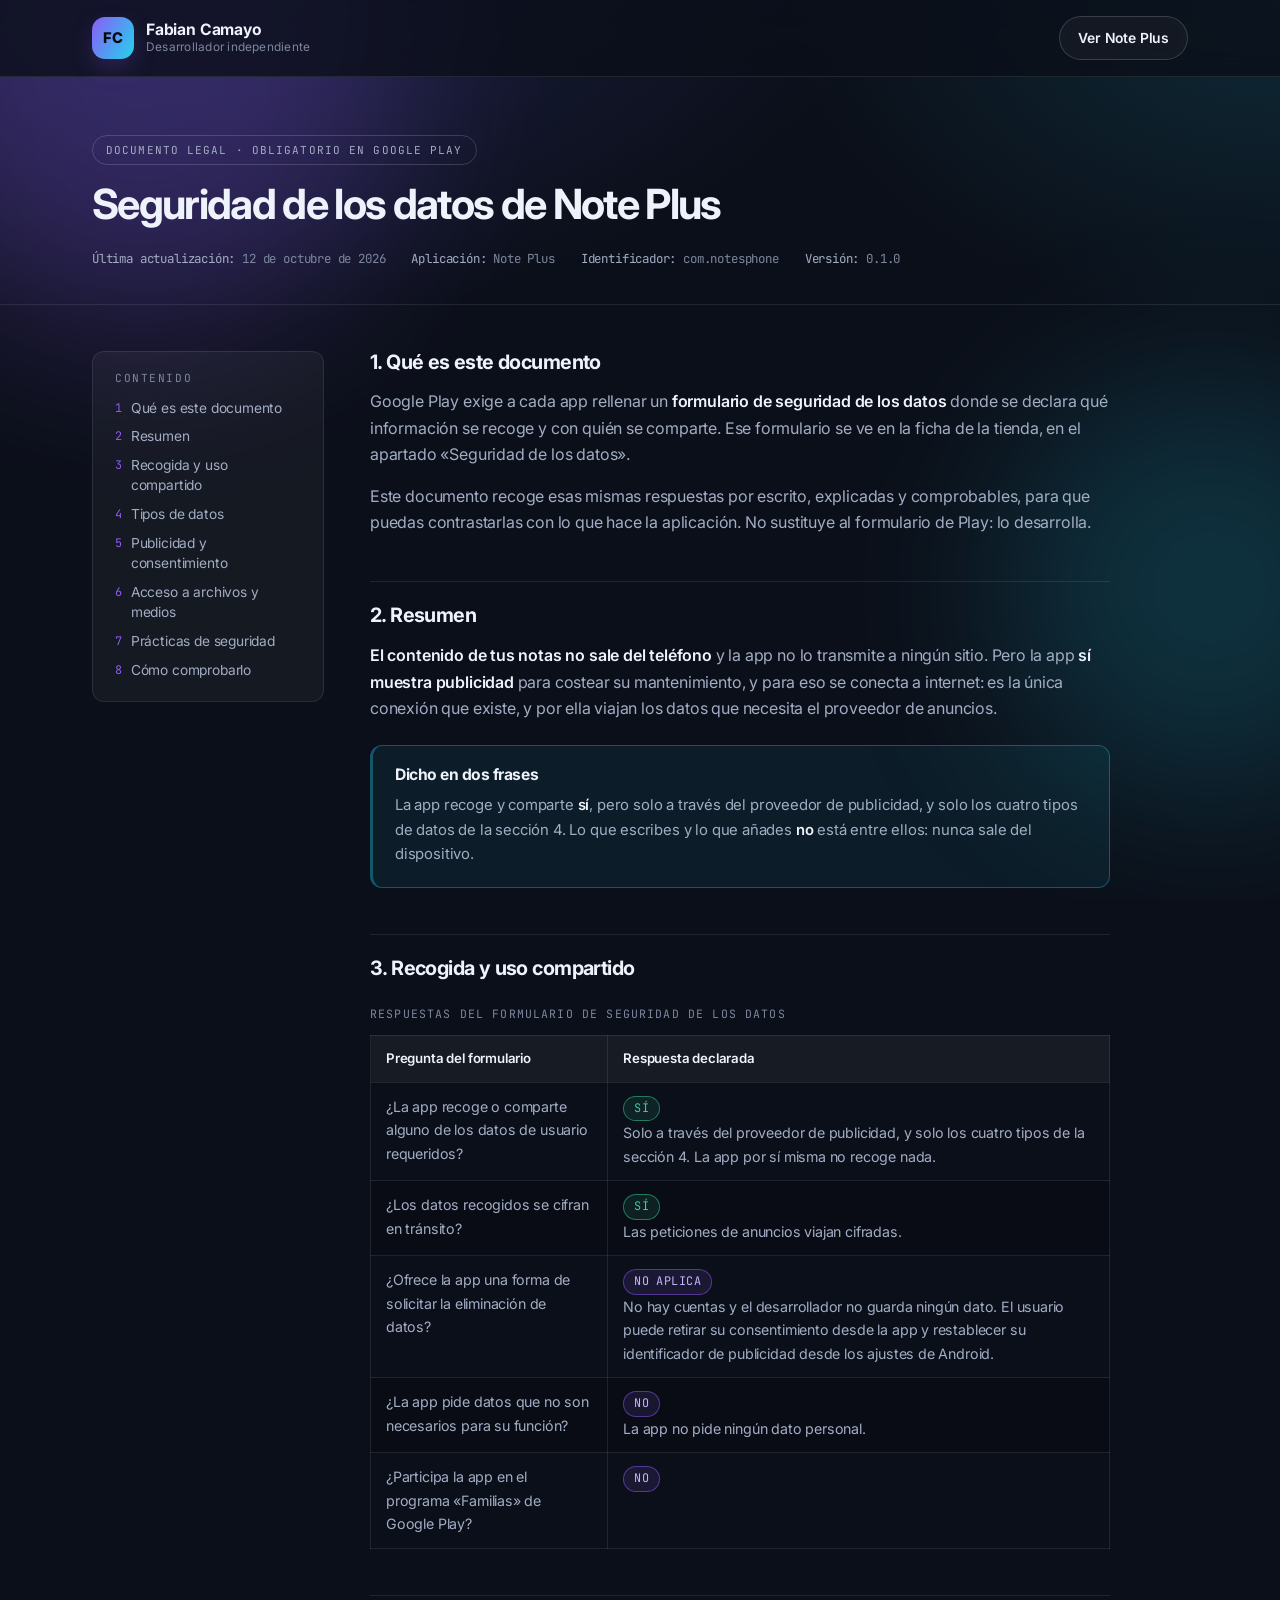
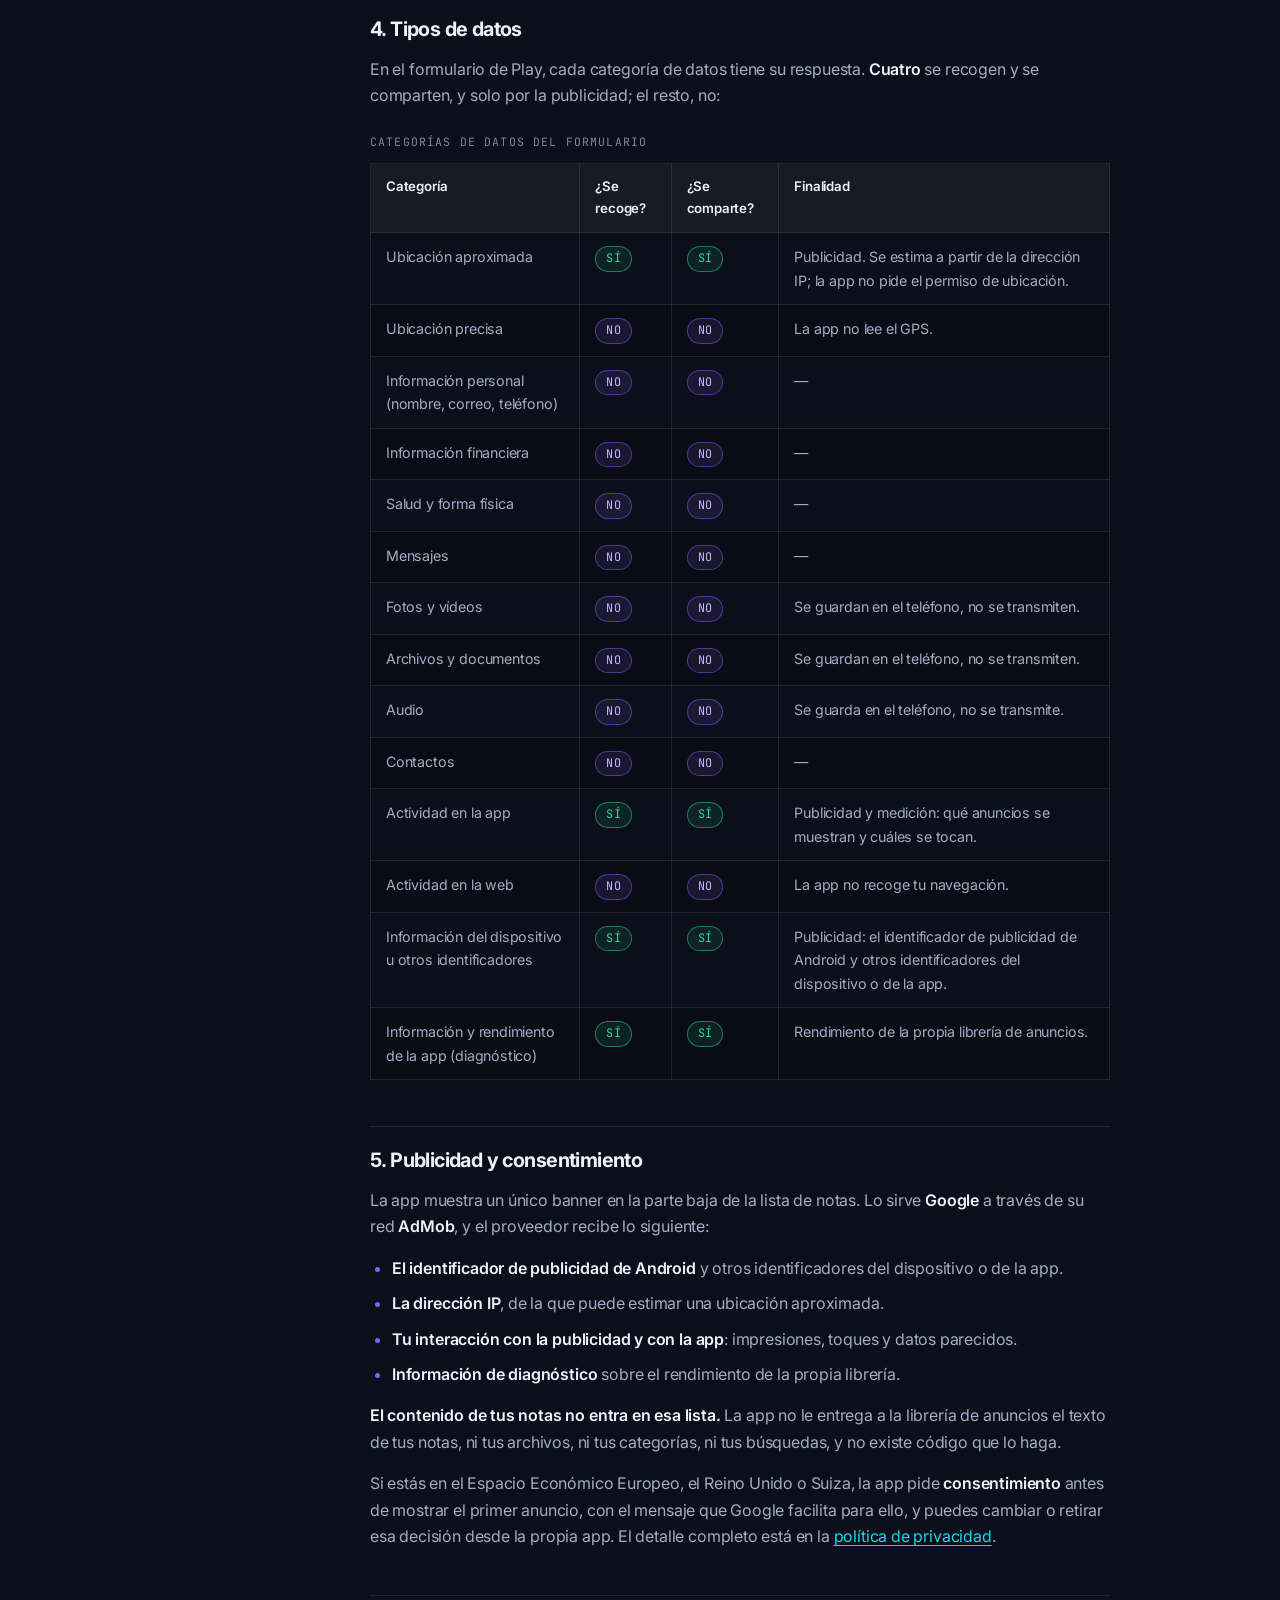
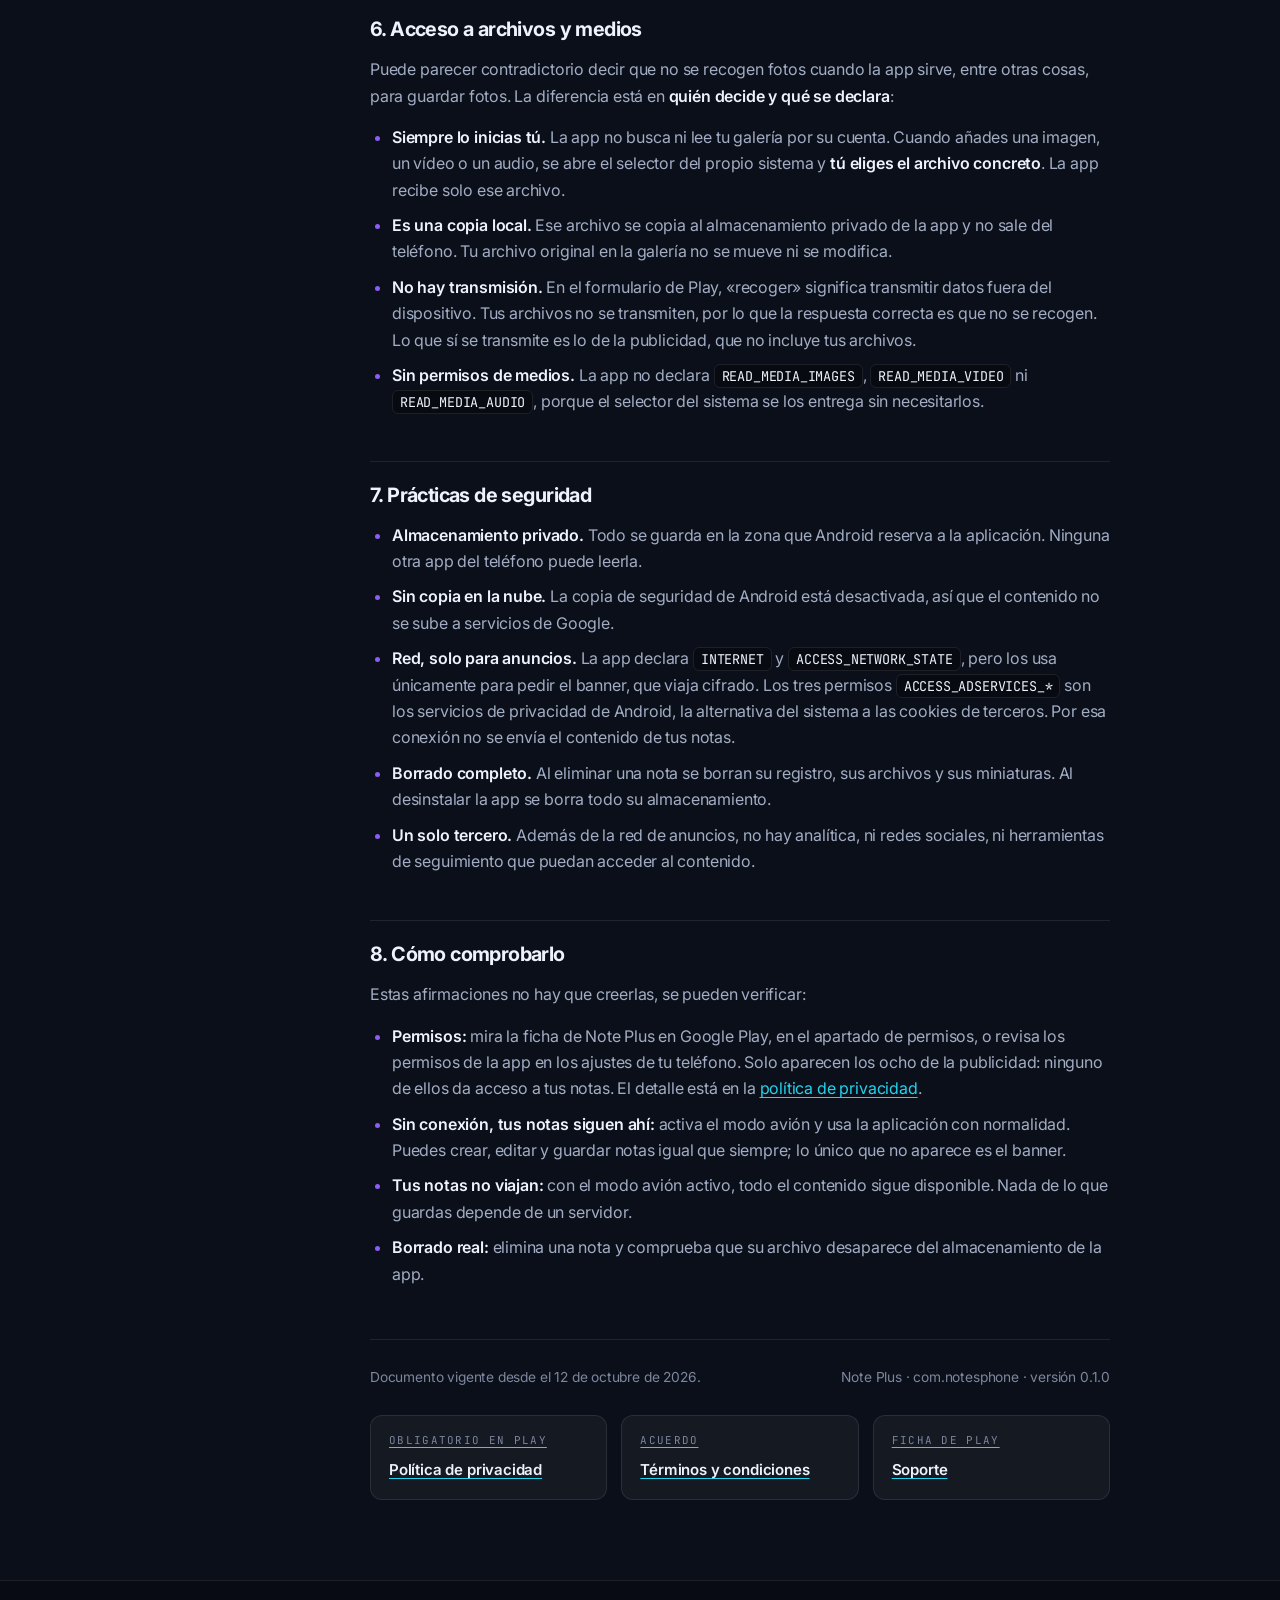
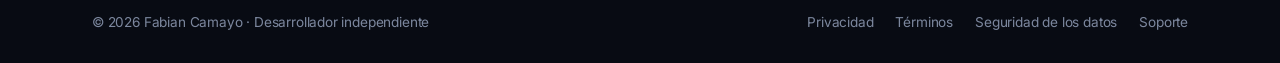
<file: note-plus/seguridad-de-datos/index.html>
<!DOCTYPE html>
<html lang="es">
<head>
<meta charset="utf-8" />
<meta name="viewport" content="width=device-width, initial-scale=1" />
<title>Seguridad de los datos de Note Plus — Fabian Camayo</title>
<meta name="description" content="Declaración de seguridad de los datos de Note Plus: el contenido de tus notas no sale del teléfono. La publicidad, y solo ella, se conecta a internet. Las respuestas del formulario de Google Play, explicadas." />
<meta name="theme-color" content="#0b0f19" />
<meta name="color-scheme" content="dark" />
<link rel="canonical" href="https://fabian-camayo.github.io/note-plus/seguridad-de-datos/" />
<link rel="icon" href="../../assets/img/favicon.svg" type="image/svg+xml" />
<link href="https://fonts.googleapis.com/css2?family=Inter:wght@400;500;600;700;800&family=JetBrains+Mono:wght@400;600&display=swap" rel="stylesheet" />
<link rel="stylesheet" href="../../assets/css/styles.css?v=5" />
<link rel="stylesheet" href="../../assets/css/legal.css" />
</head>
<body>
<a class="skip-link" href="#documento">Saltar al contenido</a>

<div class="bg" aria-hidden="true">
  <span class="orb orb-1"></span>
  <span class="orb orb-2"></span>
</div>

<header class="nav is-stuck">
  <div class="wrap nav-inner">
    <a class="brand" href="../../">
      <span class="brand-mark" aria-hidden="true">FC</span>
      <span class="brand-text">
        <strong>Fabian Camayo</strong>
        <small>Desarrollador independiente</small>
      </span>
    </a>
    <a class="btn btn-ghost btn-sm" href="../../#apps">Ver Note Plus</a>
  </div>
</header>

<div class="doc-hero">
  <div class="wrap doc-hero-inner">
    <span class="doc-kind">Documento legal · Obligatorio en Google Play</span>
    <h1>Seguridad de los datos de Note Plus</h1>
    <div class="doc-meta">
      <span><b>Última actualización:</b> 12 de octubre de 2026</span>
      <span><b>Aplicación:</b> Note Plus</span>
      <span><b>Identificador:</b> com.notesphone</span>
      <span><b>Versión:</b> 0.1.0</span>
    </div>
  </div>
</div>

<main class="doc-main" id="documento">
  <div class="wrap doc-layout">

    <nav class="toc" aria-label="Contenido del documento">
      <h2>Contenido</h2>
      <ol>
        <li><a href="#que-es">Qué es este documento</a></li>
        <li><a href="#resumen">Resumen</a></li>
        <li><a href="#recogida">Recogida y uso compartido</a></li>
        <li><a href="#tipos">Tipos de datos</a></li>
        <li><a href="#publicidad">Publicidad y consentimiento</a></li>
        <li><a href="#acceso">Acceso a archivos y medios</a></li>
        <li><a href="#practicas">Prácticas de seguridad</a></li>
        <li><a href="#verificar">Cómo comprobarlo</a></li>
      </ol>
    </nav>

    <article class="doc-body prose">

      <h2 id="que-es">1. Qué es este documento</h2>
      <p>
        Google Play exige a cada app rellenar un <strong>formulario de seguridad de los datos</strong>
        donde se declara qué información se recoge y con quién se comparte. Ese formulario se ve
        en la ficha de la tienda, en el apartado «Seguridad de los datos».
      </p>
      <p>
        Este documento recoge esas mismas respuestas por escrito, explicadas y comprobables, para
        que puedas contrastarlas con lo que hace la aplicación. No sustituye al formulario de
        Play: lo desarrolla.
      </p>

      <h2 id="resumen">2. Resumen</h2>
      <p>
        <strong>El contenido de tus notas no sale del teléfono</strong> y la app no lo transmite a
        ningún sitio. Pero la app <strong>sí muestra publicidad</strong> para costear su
        mantenimiento, y para eso se conecta a internet: es la única conexión que existe, y por ella
        viajan los datos que necesita el proveedor de anuncios.
      </p>
      <div class="callout">
        <h3>Dicho en dos frases</h3>
        <p>
          La app recoge y comparte <strong>sí</strong>, pero solo a través del proveedor de
          publicidad, y solo los cuatro tipos de datos de la sección 4. Lo que escribes y lo que
          añades <strong>no</strong> está entre ellos: nunca sale del dispositivo.
        </p>
      </div>

      <h2 id="recogida">3. Recogida y uso compartido</h2>
      <div class="table-wrap">
        <table>
          <caption>Respuestas del formulario de seguridad de los datos</caption>
          <thead>
            <tr><th>Pregunta del formulario</th><th>Respuesta declarada</th></tr>
          </thead>
          <tbody>
            <tr>
              <td>¿La app recoge o comparte alguno de los datos de usuario requeridos?</td>
              <td><span class="yes">Sí</span><br />Solo a través del proveedor de publicidad, y solo los cuatro tipos de la sección 4. La app por sí misma no recoge nada.</td>
            </tr>
            <tr>
              <td>¿Los datos recogidos se cifran en tránsito?</td>
              <td><span class="yes">Sí</span><br />Las peticiones de anuncios viajan cifradas.</td>
            </tr>
            <tr>
              <td>¿Ofrece la app una forma de solicitar la eliminación de datos?</td>
              <td><span class="no">No aplica</span><br />No hay cuentas y el desarrollador no guarda ningún dato. El usuario puede retirar su consentimiento desde la app y restablecer su identificador de publicidad desde los ajustes de Android.</td>
            </tr>
            <tr>
              <td>¿La app pide datos que no son necesarios para su función?</td>
              <td><span class="no">No</span><br />La app no pide ningún dato personal.</td>
            </tr>
            <tr>
              <td>¿Participa la app en el programa «Familias» de Google Play?</td>
              <td><span class="no">No</span></td>
            </tr>
          </tbody>
        </table>
      </div>

      <h2 id="tipos">4. Tipos de datos</h2>
      <p>
        En el formulario de Play, cada categoría de datos tiene su respuesta. <strong>Cuatro</strong>
        se recogen y se comparten, y solo por la publicidad; el resto, no:
      </p>
      <div class="table-wrap">
        <table>
          <caption>Categorías de datos del formulario</caption>
          <thead>
            <tr><th>Categoría</th><th>¿Se recoge?</th><th>¿Se comparte?</th><th>Finalidad</th></tr>
          </thead>
          <tbody>
            <tr><td>Ubicación aproximada</td><td><span class="yes">Sí</span></td><td><span class="yes">Sí</span></td><td>Publicidad. Se estima a partir de la dirección IP; la app no pide el permiso de ubicación.</td></tr>
            <tr><td>Ubicación precisa</td><td><span class="no">No</span></td><td><span class="no">No</span></td><td>La app no lee el GPS.</td></tr>
            <tr><td>Información personal (nombre, correo, teléfono)</td><td><span class="no">No</span></td><td><span class="no">No</span></td><td>—</td></tr>
            <tr><td>Información financiera</td><td><span class="no">No</span></td><td><span class="no">No</span></td><td>—</td></tr>
            <tr><td>Salud y forma física</td><td><span class="no">No</span></td><td><span class="no">No</span></td><td>—</td></tr>
            <tr><td>Mensajes</td><td><span class="no">No</span></td><td><span class="no">No</span></td><td>—</td></tr>
            <tr><td>Fotos y vídeos</td><td><span class="no">No</span></td><td><span class="no">No</span></td><td>Se guardan en el teléfono, no se transmiten.</td></tr>
            <tr><td>Archivos y documentos</td><td><span class="no">No</span></td><td><span class="no">No</span></td><td>Se guardan en el teléfono, no se transmiten.</td></tr>
            <tr><td>Audio</td><td><span class="no">No</span></td><td><span class="no">No</span></td><td>Se guarda en el teléfono, no se transmite.</td></tr>
            <tr><td>Contactos</td><td><span class="no">No</span></td><td><span class="no">No</span></td><td>—</td></tr>
            <tr><td>Actividad en la app</td><td><span class="yes">Sí</span></td><td><span class="yes">Sí</span></td><td>Publicidad y medición: qué anuncios se muestran y cuáles se tocan.</td></tr>
            <tr><td>Actividad en la web</td><td><span class="no">No</span></td><td><span class="no">No</span></td><td>La app no recoge tu navegación.</td></tr>
            <tr><td>Información del dispositivo u otros identificadores</td><td><span class="yes">Sí</span></td><td><span class="yes">Sí</span></td><td>Publicidad: el identificador de publicidad de Android y otros identificadores del dispositivo o de la app.</td></tr>
            <tr><td>Información y rendimiento de la app (diagnóstico)</td><td><span class="yes">Sí</span></td><td><span class="yes">Sí</span></td><td>Rendimiento de la propia librería de anuncios.</td></tr>
          </tbody>
        </table>
      </div>

      <h2 id="publicidad">5. Publicidad y consentimiento</h2>
      <p>
        La app muestra un único banner en la parte baja de la lista de notas. Lo sirve
        <strong>Google</strong> a través de su red <strong>AdMob</strong>, y el proveedor recibe lo
        siguiente:
      </p>
      <ul>
        <li><strong>El identificador de publicidad de Android</strong> y otros identificadores del dispositivo o de la app.</li>
        <li><strong>La dirección IP</strong>, de la que puede estimar una ubicación aproximada.</li>
        <li><strong>Tu interacción con la publicidad y con la app</strong>: impresiones, toques y datos parecidos.</li>
        <li><strong>Información de diagnóstico</strong> sobre el rendimiento de la propia librería.</li>
      </ul>
      <p>
        <strong>El contenido de tus notas no entra en esa lista.</strong> La app no le entrega a la
        librería de anuncios el texto de tus notas, ni tus archivos, ni tus categorías, ni tus
        búsquedas, y no existe código que lo haga.
      </p>
      <p>
        Si estás en el Espacio Económico Europeo, el Reino Unido o Suiza, la app pide
        <strong>consentimiento</strong> antes de mostrar el primer anuncio, con el mensaje que Google
        facilita para ello, y puedes cambiar o retirar esa decisión desde la propia app. El detalle
        completo está en la <a href="../privacidad/#publicidad">política de privacidad</a>.
      </p>

      <h2 id="acceso">6. Acceso a archivos y medios</h2>
      <p>
        Puede parecer contradictorio decir que no se recogen fotos cuando la app sirve, entre
        otras cosas, para guardar fotos. La diferencia está en <strong>quién decide y qué se
        declara</strong>:
      </p>
      <ul>
        <li>
          <strong>Siempre lo inicias tú.</strong> La app no busca ni lee tu galería por su cuenta.
          Cuando añades una imagen, un vídeo o un audio, se abre el selector del propio sistema y
          <strong>tú eliges el archivo concreto</strong>. La app recibe solo ese archivo.
        </li>
        <li>
          <strong>Es una copia local.</strong> Ese archivo se copia al almacenamiento privado de la
          app y no sale del teléfono. Tu archivo original en la galería no se mueve ni se modifica.
        </li>
        <li>
          <strong>No hay transmisión.</strong> En el formulario de Play, «recoger» significa
          transmitir datos fuera del dispositivo. Tus archivos no se transmiten, por lo que la
          respuesta correcta es que no se recogen. Lo que sí se transmite es lo de la publicidad,
          que no incluye tus archivos.
        </li>
        <li>
          <strong>Sin permisos de medios.</strong> La app no declara <code>READ_MEDIA_IMAGES</code>,
          <code>READ_MEDIA_VIDEO</code> ni <code>READ_MEDIA_AUDIO</code>, porque el selector del
          sistema se los entrega sin necesitarlos.
        </li>
      </ul>

      <h2 id="practicas">7. Prácticas de seguridad</h2>
      <ul>
        <li>
          <strong>Almacenamiento privado.</strong> Todo se guarda en la zona que Android reserva a
          la aplicación. Ninguna otra app del teléfono puede leerla.
        </li>
        <li>
          <strong>Sin copia en la nube.</strong> La copia de seguridad de Android está desactivada,
          así que el contenido no se sube a servicios de Google.
        </li>
        <li>
          <strong>Red, solo para anuncios.</strong> La app declara <code>INTERNET</code> y
          <code>ACCESS_NETWORK_STATE</code>, pero los usa únicamente para pedir el banner, que
          viaja cifrado. Los tres permisos <code>ACCESS_ADSERVICES_*</code> son los servicios de
          privacidad de Android, la alternativa del sistema a las cookies de terceros. Por esa
          conexión no se envía el contenido de tus notas.
        </li>
        <li>
          <strong>Borrado completo.</strong> Al eliminar una nota se borran su registro, sus
          archivos y sus miniaturas. Al desinstalar la app se borra todo su almacenamiento.
        </li>
        <li>
          <strong>Un solo tercero.</strong> Además de la red de anuncios, no hay analítica, ni redes
          sociales, ni herramientas de seguimiento que puedan acceder al contenido.
        </li>
      </ul>

      <h2 id="verificar">8. Cómo comprobarlo</h2>
      <p>Estas afirmaciones no hay que creerlas, se pueden verificar:</p>
      <ul>
        <li>
          <strong>Permisos:</strong> mira la ficha de Note Plus en Google Play, en el apartado de
          permisos, o revisa los permisos de la app en los ajustes de tu teléfono. Solo aparecen
          los ocho de la publicidad: ninguno de ellos da acceso a tus notas. El detalle está en la
          <a href="../privacidad/#permisos">política de privacidad</a>.
        </li>
        <li>
          <strong>Sin conexión, tus notas siguen ahí:</strong> activa el modo avión y usa la
          aplicación con normalidad. Puedes crear, editar y guardar notas igual que siempre; lo
          único que no aparece es el banner.
        </li>
        <li>
          <strong>Tus notas no viajan:</strong> con el modo avión activo, todo el contenido sigue
          disponible. Nada de lo que guardas depende de un servidor.
        </li>
        <li>
          <strong>Borrado real:</strong> elimina una nota y comprueba que su archivo desaparece del
          almacenamiento de la app.
        </li>
      </ul>

      <div class="doc-foot">
        <span>Documento vigente desde el 12 de octubre de 2026.</span>
        <span>Note Plus · com.notesphone · versión 0.1.0</span>
      </div>

      <nav class="doc-nav" aria-label="Otros documentos">
        <a href="../privacidad/">
          <small>Obligatorio en Play</small>
          <span>Política de privacidad</span>
        </a>
        <a href="../terminos/">
          <small>Acuerdo</small>
          <span>Términos y condiciones</span>
        </a>
        <a href="../soporte/">
          <small>Ficha de Play</small>
          <span>Soporte</span>
        </a>
      </nav>

    </article>
  </div>
</main>

<footer class="footer">
  <div class="wrap footer-inner">
    <p>© 2026 Fabian Camayo · Desarrollador independiente</p>
    <ul class="footer-links">
      <li><a href="../privacidad/">Privacidad</a></li>
      <li><a href="../terminos/">Términos</a></li>
      <li><a href="../seguridad-de-datos/">Seguridad de los datos</a></li>
      <li><a href="../soporte/">Soporte</a></li>
    </ul>
  </div>
</footer>
</body>
</html>
</file>
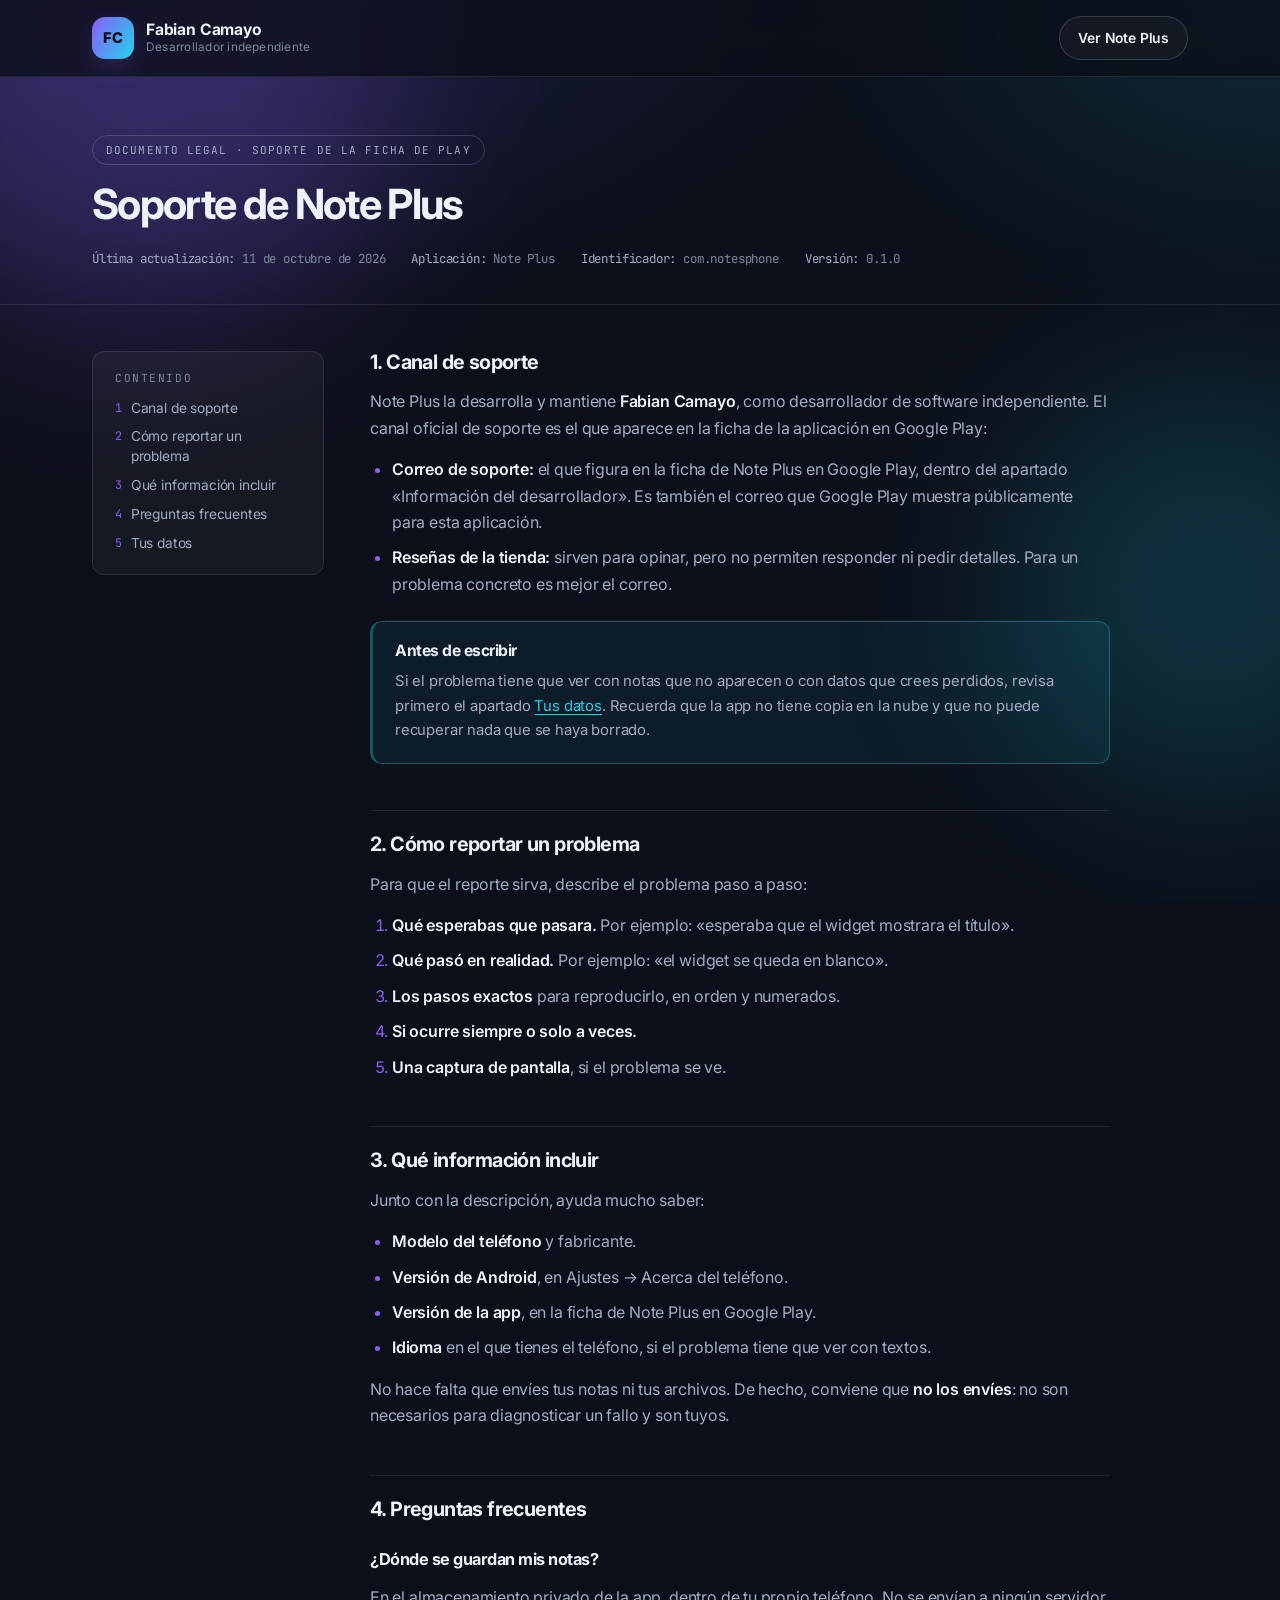
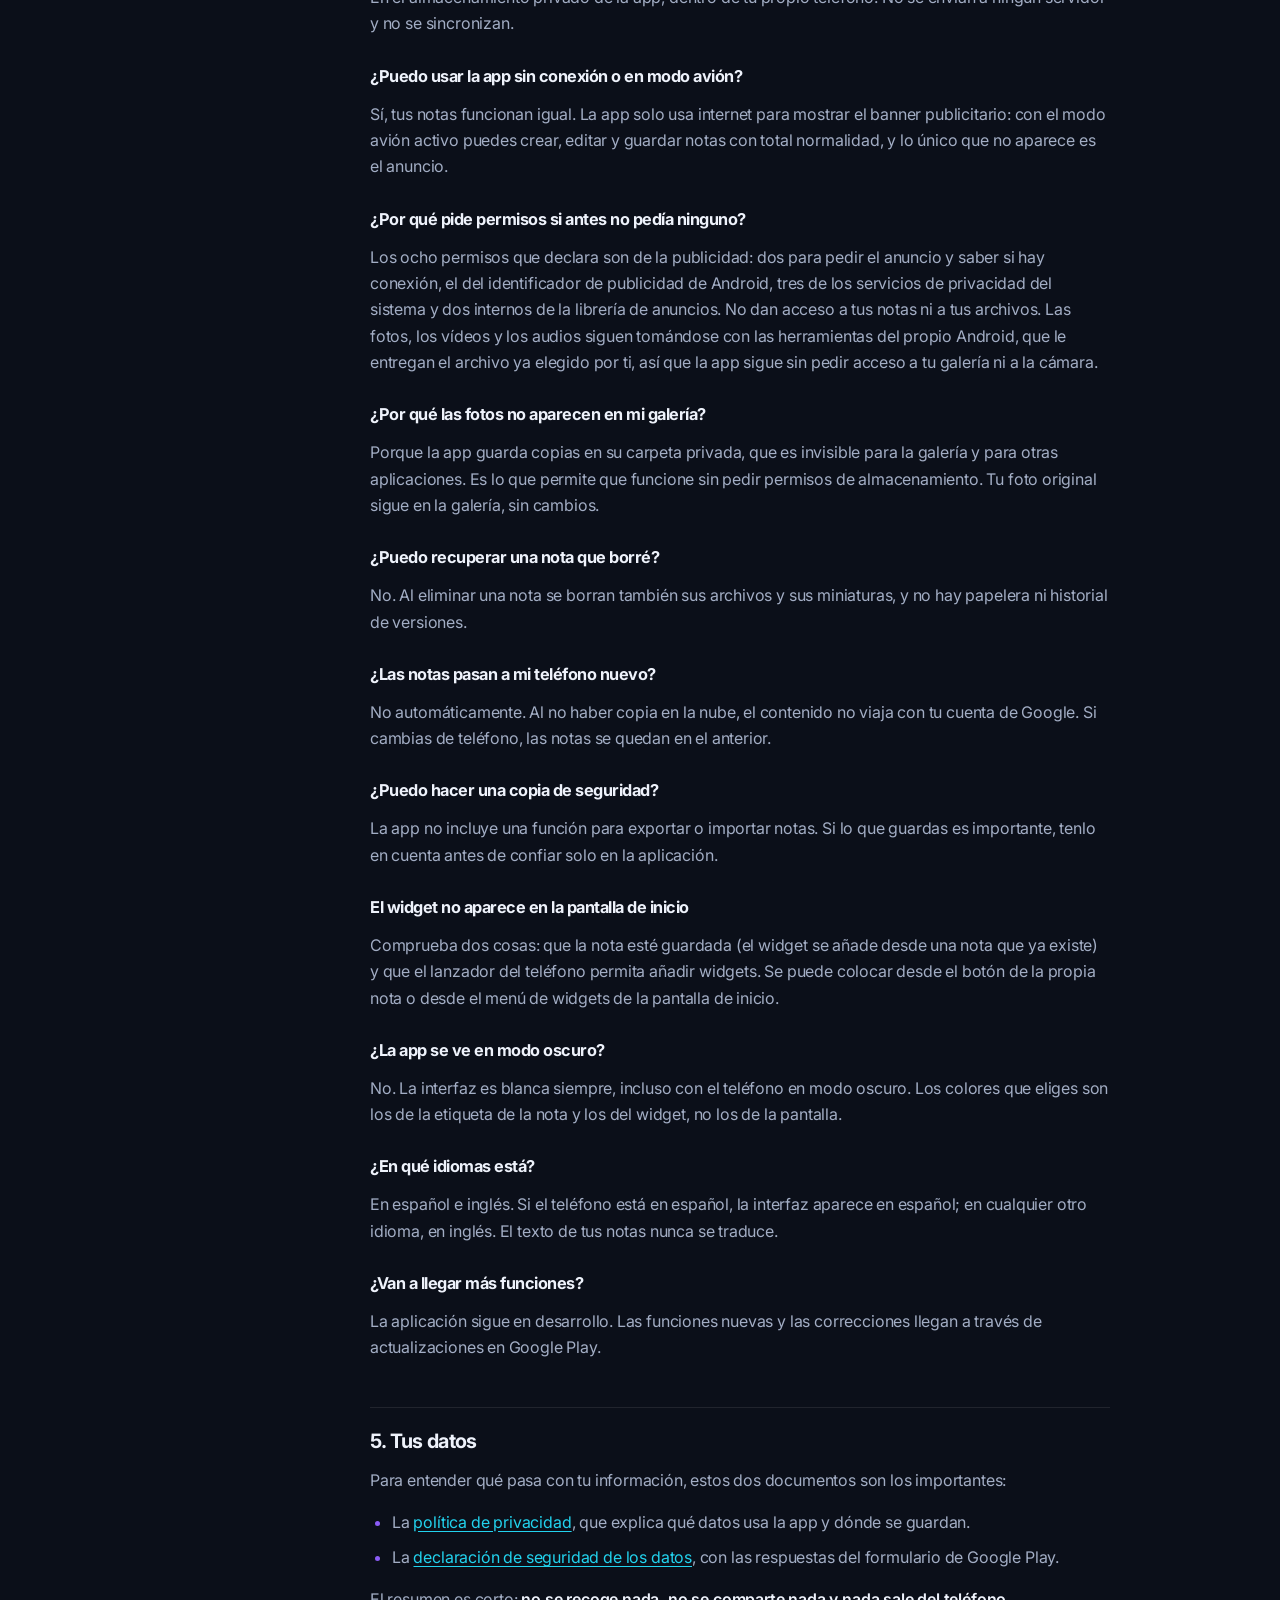
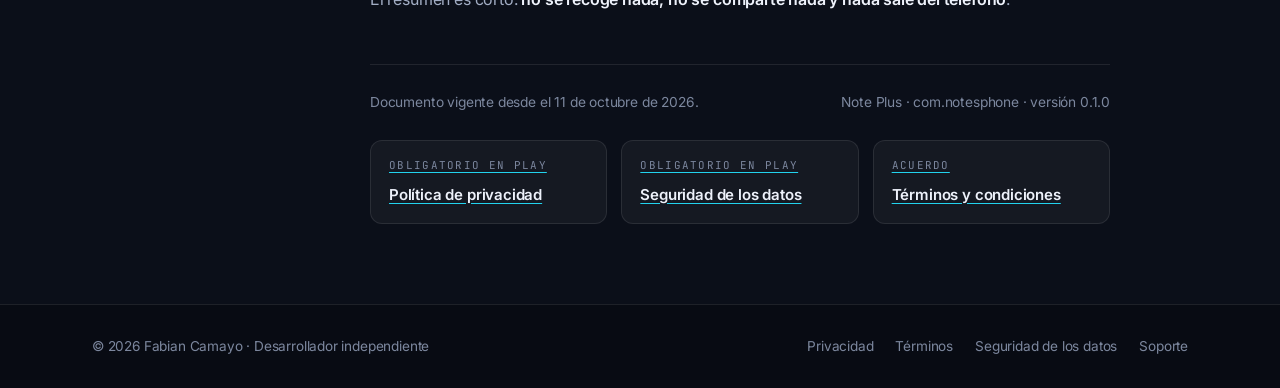
<file: note-plus/soporte/index.html>
<!DOCTYPE html>
<html lang="es">
<head>
<meta charset="utf-8" />
<meta name="viewport" content="width=device-width, initial-scale=1" />
<title>Soporte de Note Plus — Fabian Camayo</title>
<meta name="description" content="Soporte de Note Plus: cómo reportar un problema, qué información incluir y preguntas frecuentes sobre dónde se guardan las notas y cómo eliminarlas." />
<meta name="theme-color" content="#0b0f19" />
<meta name="color-scheme" content="dark" />
<link rel="canonical" href="https://fabian-camayo.github.io/note-plus/soporte/" />
<link rel="icon" href="../../assets/img/favicon.svg" type="image/svg+xml" />
<link href="https://fonts.googleapis.com/css2?family=Inter:wght@400;500;600;700;800&family=JetBrains+Mono:wght@400;600&display=swap" rel="stylesheet" />
<link rel="stylesheet" href="../../assets/css/styles.css?v=5" />
<link rel="stylesheet" href="../../assets/css/legal.css" />
</head>
<body>
<a class="skip-link" href="#documento">Saltar al contenido</a>

<div class="bg" aria-hidden="true">
  <span class="orb orb-1"></span>
  <span class="orb orb-2"></span>
</div>

<header class="nav is-stuck">
  <div class="wrap nav-inner">
    <a class="brand" href="../../">
      <span class="brand-mark" aria-hidden="true">FC</span>
      <span class="brand-text">
        <strong>Fabian Camayo</strong>
        <small>Desarrollador independiente</small>
      </span>
    </a>
    <a class="btn btn-ghost btn-sm" href="../../#apps">Ver Note Plus</a>
  </div>
</header>

<div class="doc-hero">
  <div class="wrap doc-hero-inner">
    <span class="doc-kind">Documento legal · Soporte de la ficha de Play</span>
    <h1>Soporte de Note Plus</h1>
    <div class="doc-meta">
      <span><b>Última actualización:</b> 11 de octubre de 2026</span>
      <span><b>Aplicación:</b> Note Plus</span>
      <span><b>Identificador:</b> com.notesphone</span>
      <span><b>Versión:</b> 0.1.0</span>
    </div>
  </div>
</div>

<main class="doc-main" id="documento">
  <div class="wrap doc-layout">

    <nav class="toc" aria-label="Contenido del documento">
      <h2>Contenido</h2>
      <ol>
        <li><a href="#canal">Canal de soporte</a></li>
        <li><a href="#reportar">Cómo reportar un problema</a></li>
        <li><a href="#incluir">Qué información incluir</a></li>
        <li><a href="#faq">Preguntas frecuentes</a></li>
        <li><a href="#datos">Tus datos</a></li>
      </ol>
    </nav>

    <article class="doc-body prose">

      <h2 id="canal">1. Canal de soporte</h2>
      <p>
        Note Plus la desarrolla y mantiene <strong>Fabian Camayo</strong>, como desarrollador de
        software independiente. El canal oficial de soporte es el que aparece en la ficha de la
        aplicación en Google Play:
      </p>
      <ul>
        <li>
          <strong>Correo de soporte:</strong> el que figura en la ficha de Note Plus en Google Play,
          dentro del apartado «Información del desarrollador». Es también el correo que Google Play
          muestra públicamente para esta aplicación.
        </li>
        <li>
          <strong>Reseñas de la tienda:</strong> sirven para opinar, pero no permiten responder ni
          pedir detalles. Para un problema concreto es mejor el correo.
        </li>
      </ul>
      <div class="callout">
        <h3>Antes de escribir</h3>
        <p>
          Si el problema tiene que ver con notas que no aparecen o con datos que crees perdidos,
          revisa primero el apartado <a href="#datos">Tus datos</a>. Recuerda que la app no tiene
          copia en la nube y que no puede recuperar nada que se haya borrado.
        </p>
      </div>

      <h2 id="reportar">2. Cómo reportar un problema</h2>
      <p>Para que el reporte sirva, describe el problema paso a paso:</p>
      <ol>
        <li><strong>Qué esperabas que pasara.</strong> Por ejemplo: «esperaba que el widget mostrara el título».</li>
        <li><strong>Qué pasó en realidad.</strong> Por ejemplo: «el widget se queda en blanco».</li>
        <li><strong>Los pasos exactos</strong> para reproducirlo, en orden y numerados.</li>
        <li><strong>Si ocurre siempre o solo a veces.</strong></li>
        <li><strong>Una captura de pantalla</strong>, si el problema se ve.</li>
      </ol>

      <h2 id="incluir">3. Qué información incluir</h2>
      <p>Junto con la descripción, ayuda mucho saber:</p>
      <ul>
        <li><strong>Modelo del teléfono</strong> y fabricante.</li>
        <li><strong>Versión de Android</strong>, en Ajustes → Acerca del teléfono.</li>
        <li><strong>Versión de la app</strong>, en la ficha de Note Plus en Google Play.</li>
        <li><strong>Idioma</strong> en el que tienes el teléfono, si el problema tiene que ver con textos.</li>
      </ul>
      <p>
        No hace falta que envíes tus notas ni tus archivos. De hecho, conviene que
        <strong>no los envíes</strong>: no son necesarios para diagnosticar un fallo y son tuyos.
      </p>

      <h2 id="faq">4. Preguntas frecuentes</h2>

      <h3>¿Dónde se guardan mis notas?</h3>
      <p>
        En el almacenamiento privado de la app, dentro de tu propio teléfono. No se envían a
        ningún servidor y no se sincronizan.
      </p>

      <h3>¿Puedo usar la app sin conexión o en modo avión?</h3>
      <p>
        Sí, tus notas funcionan igual. La app solo usa internet para mostrar el banner publicitario:
        con el modo avión activo puedes crear, editar y guardar notas con total normalidad, y lo
        único que no aparece es el anuncio.
      </p>

      <h3>¿Por qué pide permisos si antes no pedía ninguno?</h3>
      <p>
        Los ocho permisos que declara son de la publicidad: dos para pedir el anuncio y saber si hay
        conexión, el del identificador de publicidad de Android, tres de los servicios de privacidad
        del sistema y dos internos de la librería de anuncios. No dan acceso a tus notas ni a tus
        archivos. Las fotos, los vídeos y los audios siguen tomándose con las herramientas del
        propio Android, que le entregan el archivo ya elegido por ti, así que la app sigue sin pedir
        acceso a tu galería ni a la cámara.
      </p>

      <h3>¿Por qué las fotos no aparecen en mi galería?</h3>
      <p>
        Porque la app guarda copias en su carpeta privada, que es invisible para la galería y para
        otras aplicaciones. Es lo que permite que funcione sin pedir permisos de almacenamiento.
        Tu foto original sigue en la galería, sin cambios.
      </p>

      <h3>¿Puedo recuperar una nota que borré?</h3>
      <p>
        No. Al eliminar una nota se borran también sus archivos y sus miniaturas, y no hay
        papelera ni historial de versiones.
      </p>

      <h3>¿Las notas pasan a mi teléfono nuevo?</h3>
      <p>
        No automáticamente. Al no haber copia en la nube, el contenido no viaja con tu cuenta de
        Google. Si cambias de teléfono, las notas se quedan en el anterior.
      </p>

      <h3>¿Puedo hacer una copia de seguridad?</h3>
      <p>
        La app no incluye una función para exportar o importar notas. Si lo que guardas es
        importante, tenlo en cuenta antes de confiar solo en la aplicación.
      </p>

      <h3>El widget no aparece en la pantalla de inicio</h3>
      <p>
        Comprueba dos cosas: que la nota esté guardada (el widget se añade desde una nota que ya
        existe) y que el lanzador del teléfono permita añadir widgets. Se puede colocar desde el
        botón de la propia nota o desde el menú de widgets de la pantalla de inicio.
      </p>

      <h3>¿La app se ve en modo oscuro?</h3>
      <p>
        No. La interfaz es blanca siempre, incluso con el teléfono en modo oscuro. Los colores que
        eliges son los de la etiqueta de la nota y los del widget, no los de la pantalla.
      </p>

      <h3>¿En qué idiomas está?</h3>
      <p>
        En español e inglés. Si el teléfono está en español, la interfaz aparece en español; en
        cualquier otro idioma, en inglés. El texto de tus notas nunca se traduce.
      </p>

      <h3>¿Van a llegar más funciones?</h3>
      <p>
        La aplicación sigue en desarrollo. Las funciones nuevas y las correcciones llegan a través
        de actualizaciones en Google Play.
      </p>

      <h2 id="datos">5. Tus datos</h2>
      <p>
        Para entender qué pasa con tu información, estos dos documentos son los importantes:
      </p>
      <ul>
        <li>
          La <a href="../privacidad/">política de privacidad</a>, que explica qué datos usa
          la app y dónde se guardan.
        </li>
        <li>
          La <a href="../seguridad-de-datos/">declaración de seguridad de los datos</a>, con
          las respuestas del formulario de Google Play.
        </li>
      </ul>
      <p>
        El resumen es corto: <strong>no se recoge nada, no se comparte nada y nada sale del
        teléfono</strong>.
      </p>

      <div class="doc-foot">
        <span>Documento vigente desde el 11 de octubre de 2026.</span>
        <span>Note Plus · com.notesphone · versión 0.1.0</span>
      </div>

      <nav class="doc-nav" aria-label="Otros documentos">
        <a href="../privacidad/">
          <small>Obligatorio en Play</small>
          <span>Política de privacidad</span>
        </a>
        <a href="../seguridad-de-datos/">
          <small>Obligatorio en Play</small>
          <span>Seguridad de los datos</span>
        </a>
        <a href="../terminos/">
          <small>Acuerdo</small>
          <span>Términos y condiciones</span>
        </a>
      </nav>

    </article>
  </div>
</main>

<footer class="footer">
  <div class="wrap footer-inner">
    <p>© 2026 Fabian Camayo · Desarrollador independiente</p>
    <ul class="footer-links">
      <li><a href="../privacidad/">Privacidad</a></li>
      <li><a href="../terminos/">Términos</a></li>
      <li><a href="../seguridad-de-datos/">Seguridad de los datos</a></li>
      <li><a href="../soporte/">Soporte</a></li>
    </ul>
  </div>
</footer>
</body>
</html>
</file>
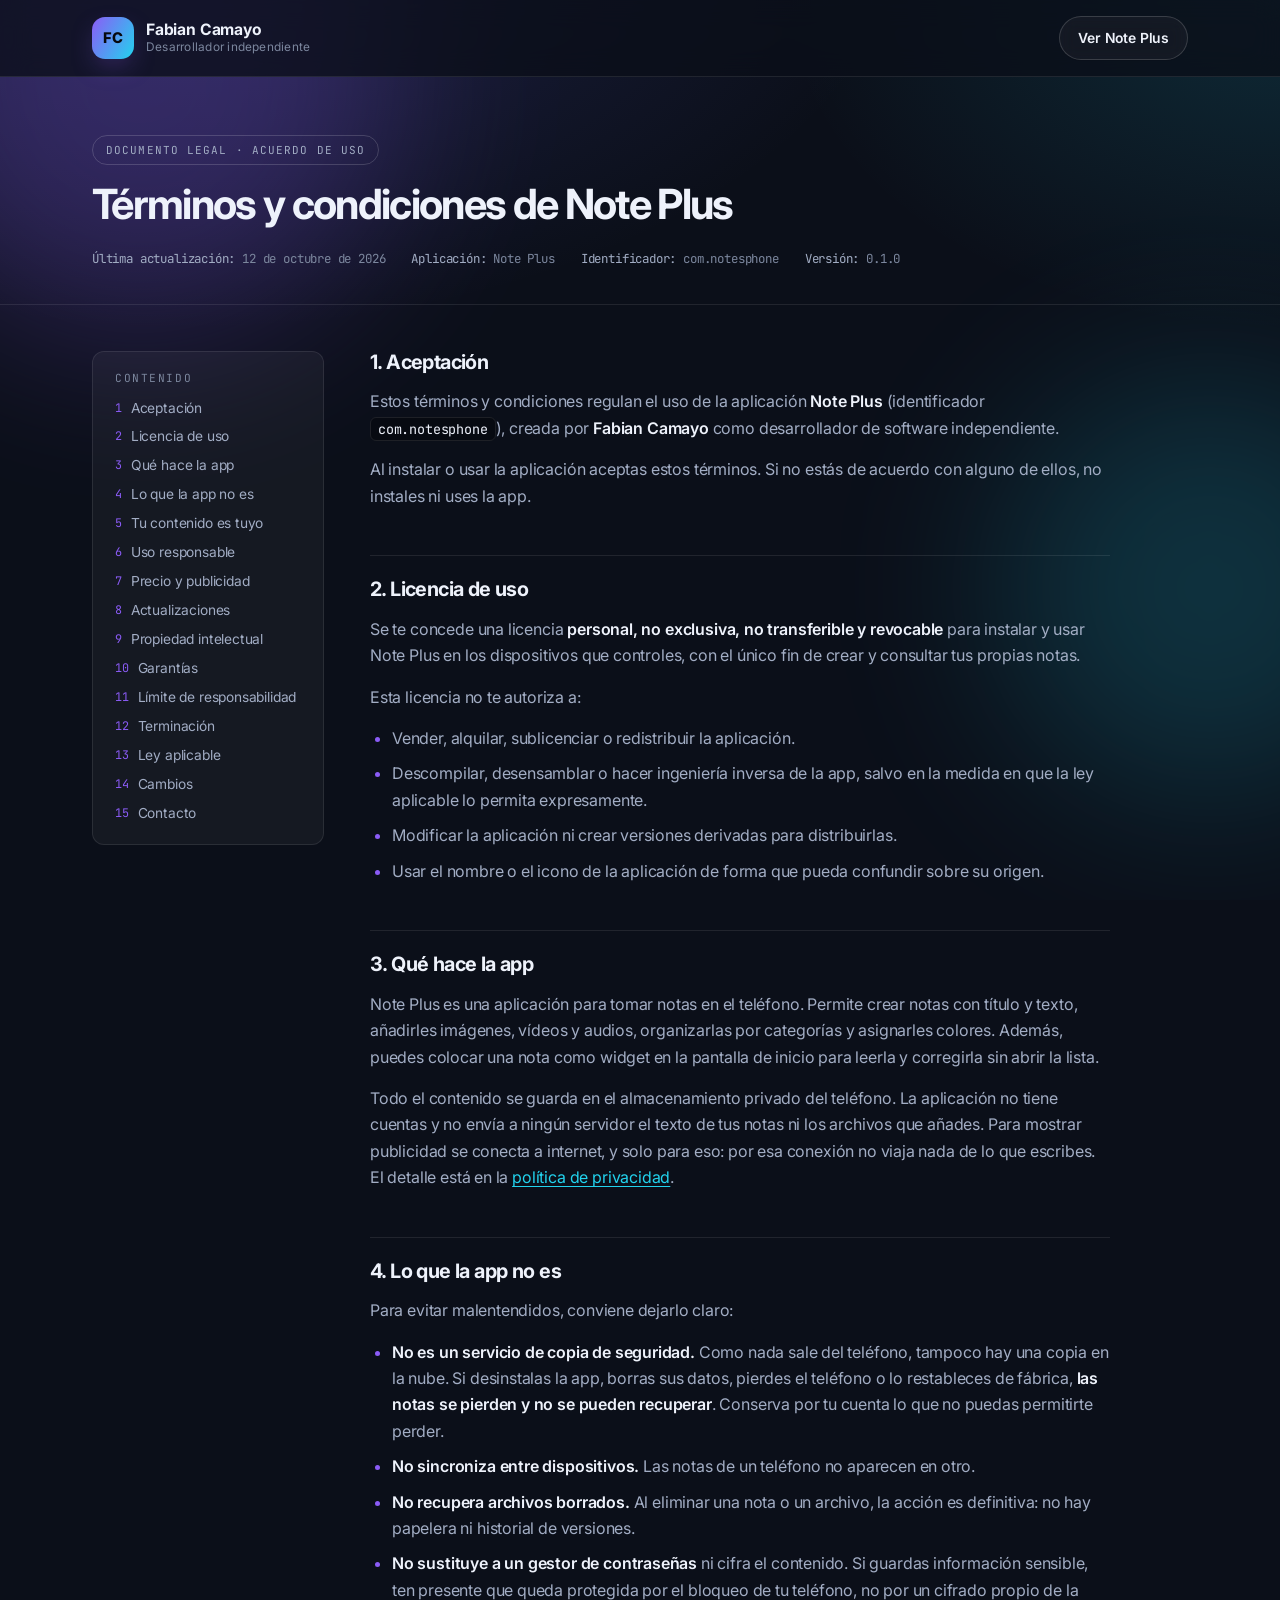
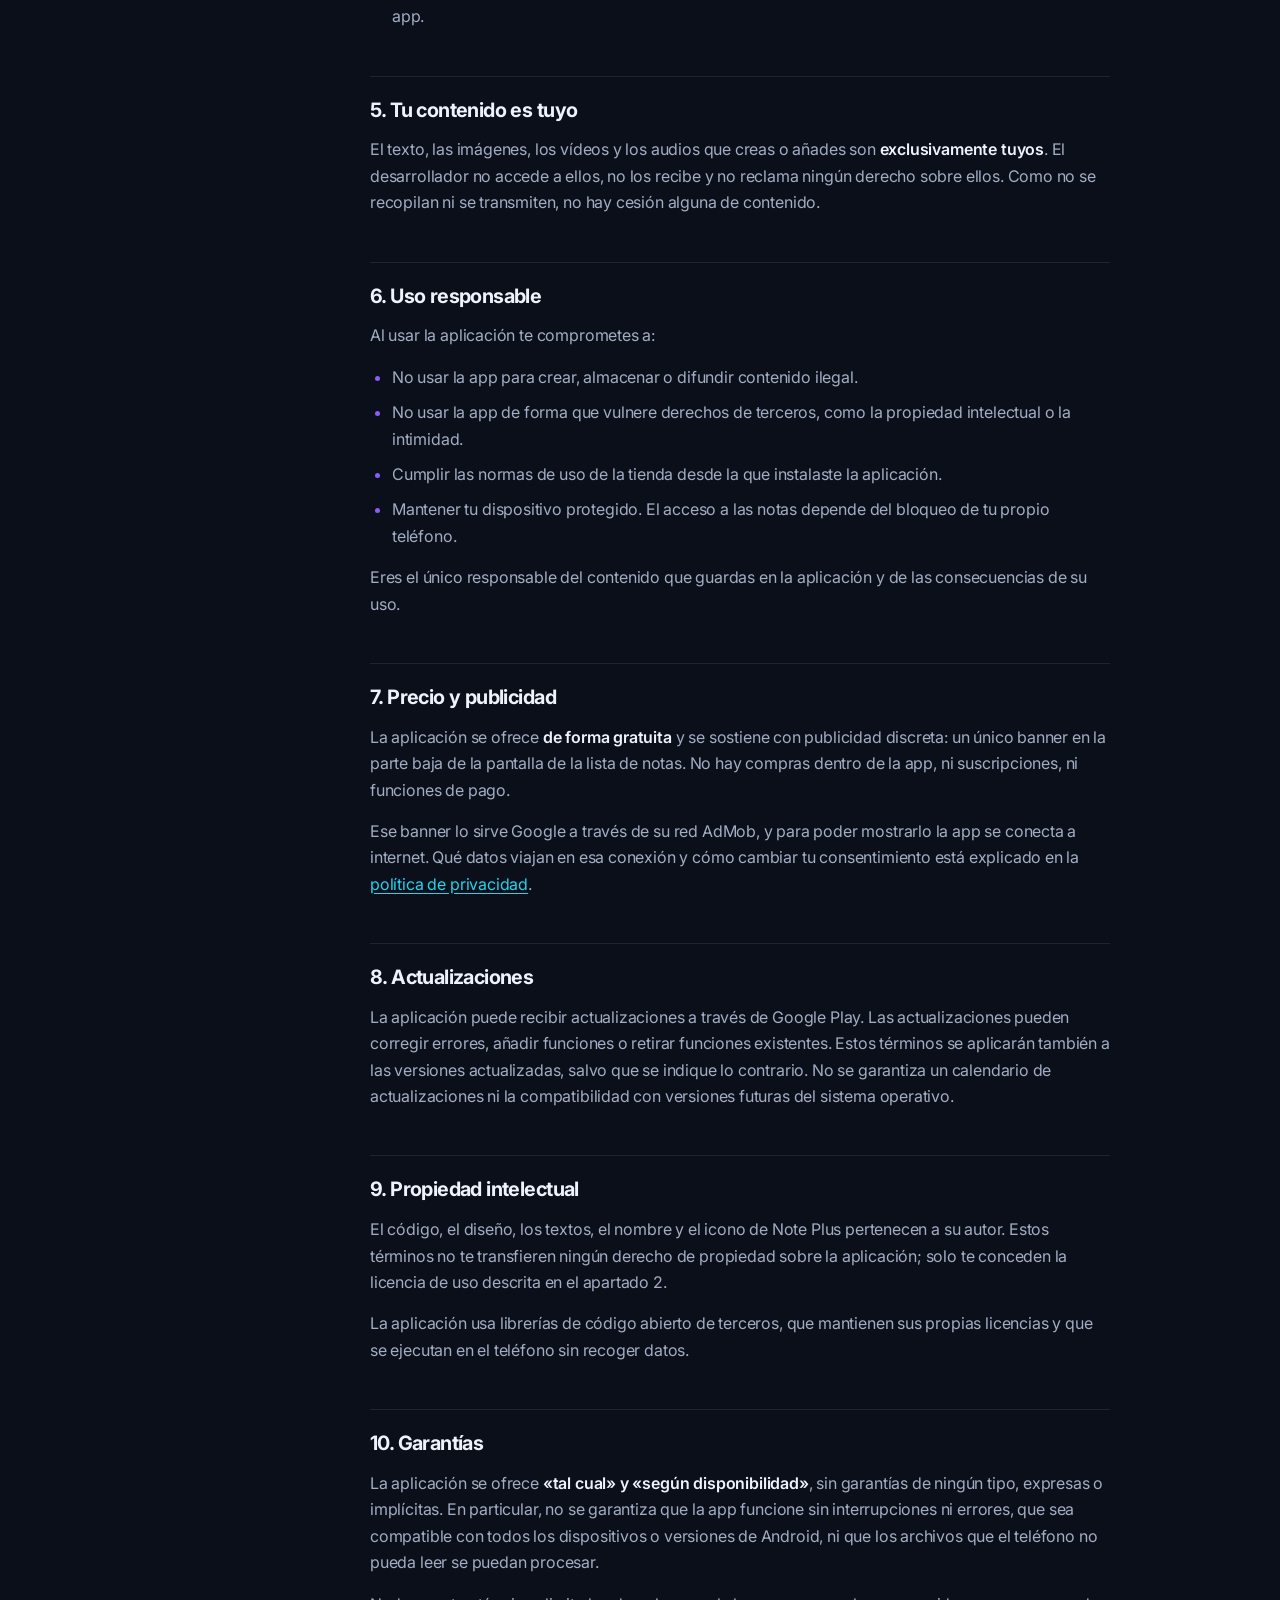
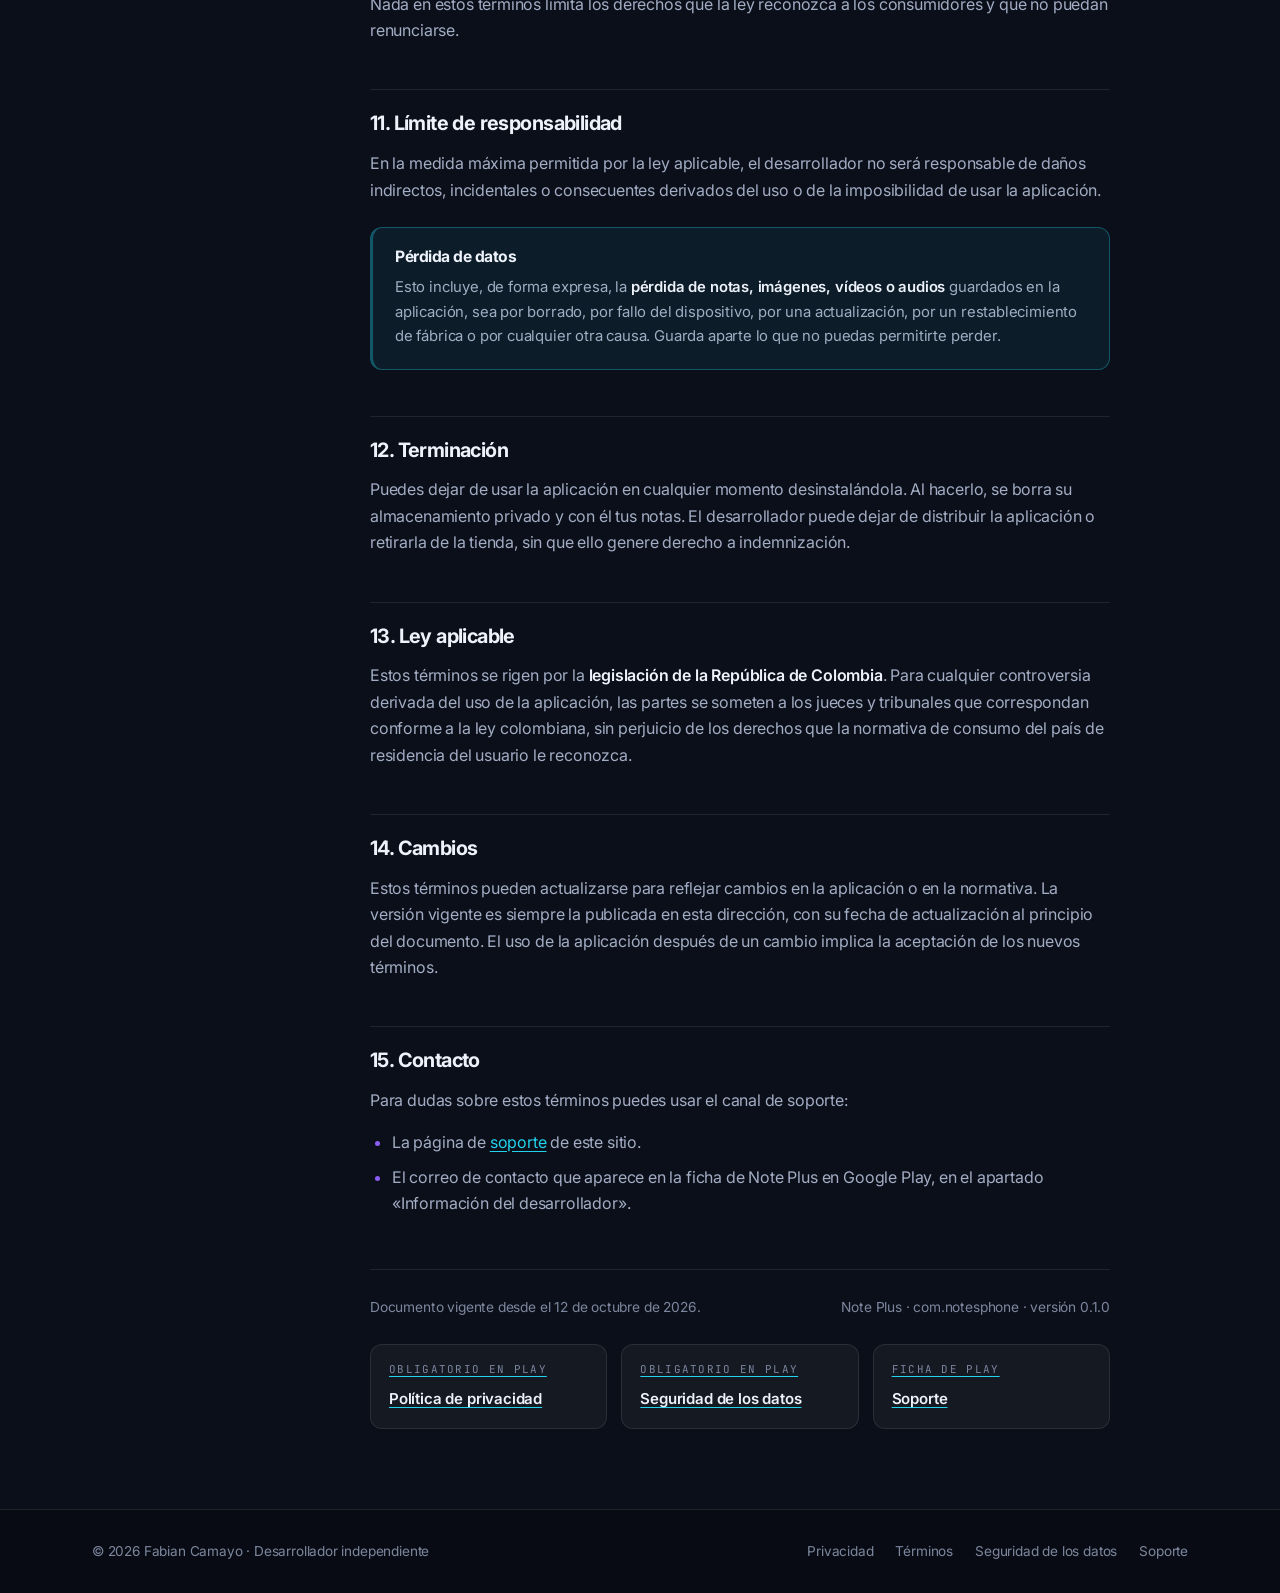
<file: note-plus/terminos/index.html>
<!DOCTYPE html>
<html lang="es">
<head>
<meta charset="utf-8" />
<meta name="viewport" content="width=device-width, initial-scale=1" />
<title>Términos y condiciones de Note Plus — Fabian Camayo</title>
<meta name="description" content="Términos y condiciones de uso de Note Plus: licencia, responsabilidad del usuario, garantías, límites de responsabilidad y ley aplicable." />
<meta name="theme-color" content="#0b0f19" />
<meta name="color-scheme" content="dark" />
<link rel="canonical" href="https://fabian-camayo.github.io/note-plus/terminos/" />
<link rel="icon" href="../../assets/img/favicon.svg" type="image/svg+xml" />
<link href="https://fonts.googleapis.com/css2?family=Inter:wght@400;500;600;700;800&family=JetBrains+Mono:wght@400;600&display=swap" rel="stylesheet" />
<link rel="stylesheet" href="../../assets/css/styles.css?v=5" />
<link rel="stylesheet" href="../../assets/css/legal.css" />
</head>
<body>
<a class="skip-link" href="#documento">Saltar al contenido</a>

<div class="bg" aria-hidden="true">
  <span class="orb orb-1"></span>
  <span class="orb orb-2"></span>
</div>

<header class="nav is-stuck">
  <div class="wrap nav-inner">
    <a class="brand" href="../../">
      <span class="brand-mark" aria-hidden="true">FC</span>
      <span class="brand-text">
        <strong>Fabian Camayo</strong>
        <small>Desarrollador independiente</small>
      </span>
    </a>
    <a class="btn btn-ghost btn-sm" href="../../#apps">Ver Note Plus</a>
  </div>
</header>

<div class="doc-hero">
  <div class="wrap doc-hero-inner">
    <span class="doc-kind">Documento legal · Acuerdo de uso</span>
    <h1>Términos y condiciones de Note Plus</h1>
    <div class="doc-meta">
      <span><b>Última actualización:</b> 12 de octubre de 2026</span>
      <span><b>Aplicación:</b> Note Plus</span>
      <span><b>Identificador:</b> com.notesphone</span>
      <span><b>Versión:</b> 0.1.0</span>
    </div>
  </div>
</div>

<main class="doc-main" id="documento">
  <div class="wrap doc-layout">

    <nav class="toc" aria-label="Contenido del documento">
      <h2>Contenido</h2>
      <ol>
        <li><a href="#aceptacion">Aceptación</a></li>
        <li><a href="#licencia">Licencia de uso</a></li>
        <li><a href="#descripcion">Qué hace la app</a></li>
        <li><a href="#no-es">Lo que la app no es</a></li>
        <li><a href="#tuyo">Tu contenido es tuyo</a></li>
        <li><a href="#obligaciones">Uso responsable</a></li>
        <li><a href="#precio">Precio y publicidad</a></li>
        <li><a href="#actualizaciones">Actualizaciones</a></li>
        <li><a href="#propiedad">Propiedad intelectual</a></li>
        <li><a href="#garantias">Garantías</a></li>
        <li><a href="#responsabilidad">Límite de responsabilidad</a></li>
        <li><a href="#terminacion">Terminación</a></li>
        <li><a href="#ley">Ley aplicable</a></li>
        <li><a href="#cambios">Cambios</a></li>
        <li><a href="#contacto">Contacto</a></li>
      </ol>
    </nav>

    <article class="doc-body prose">

      <h2 id="aceptacion">1. Aceptación</h2>
      <p>
        Estos términos y condiciones regulan el uso de la aplicación <strong>Note Plus</strong>
        (identificador <code>com.notesphone</code>), creada por <strong>Fabian Camayo</strong>
        como desarrollador de software independiente.
      </p>
      <p>
        Al instalar o usar la aplicación aceptas estos términos. Si no estás de acuerdo con
        alguno de ellos, no instales ni uses la app.
      </p>

      <h2 id="licencia">2. Licencia de uso</h2>
      <p>
        Se te concede una licencia <strong>personal, no exclusiva, no transferible y revocable</strong>
        para instalar y usar Note Plus en los dispositivos que controles, con el único fin de
        crear y consultar tus propias notas.
      </p>
      <p>Esta licencia no te autoriza a:</p>
      <ul>
        <li>Vender, alquilar, sublicenciar o redistribuir la aplicación.</li>
        <li>Descompilar, desensamblar o hacer ingeniería inversa de la app, salvo en la medida en que la ley aplicable lo permita expresamente.</li>
        <li>Modificar la aplicación ni crear versiones derivadas para distribuirlas.</li>
        <li>Usar el nombre o el icono de la aplicación de forma que pueda confundir sobre su origen.</li>
      </ul>

      <h2 id="descripcion">3. Qué hace la app</h2>
      <p>
        Note Plus es una aplicación para tomar notas en el teléfono. Permite crear notas con
        título y texto, añadirles imágenes, vídeos y audios, organizarlas por categorías y
        asignarles colores. Además, puedes colocar una nota como widget en la pantalla de inicio
        para leerla y corregirla sin abrir la lista.
      </p>
      <p>
        Todo el contenido se guarda en el almacenamiento privado del teléfono. La aplicación no
        tiene cuentas y no envía a ningún servidor el texto de tus notas ni los archivos que
        añades. Para mostrar publicidad se conecta a internet, y solo para eso: por esa conexión no
        viaja nada de lo que escribes. El detalle está en la
        <a href="../privacidad/">política de privacidad</a>.
      </p>

      <h2 id="no-es">4. Lo que la app no es</h2>
      <p>Para evitar malentendidos, conviene dejarlo claro:</p>
      <ul>
        <li>
          <strong>No es un servicio de copia de seguridad.</strong> Como nada sale del teléfono,
          tampoco hay una copia en la nube. Si desinstalas la app, borras sus datos, pierdes el
          teléfono o lo restableces de fábrica, <strong>las notas se pierden y no se pueden
          recuperar</strong>. Conserva por tu cuenta lo que no puedas permitirte perder.
        </li>
        <li>
          <strong>No sincroniza entre dispositivos.</strong> Las notas de un teléfono no aparecen en
          otro.
        </li>
        <li>
          <strong>No recupera archivos borrados.</strong> Al eliminar una nota o un archivo, la
          acción es definitiva: no hay papelera ni historial de versiones.
        </li>
        <li>
          <strong>No sustituye a un gestor de contraseñas</strong> ni cifra el contenido. Si guardas
          información sensible, ten presente que queda protegida por el bloqueo de tu teléfono,
          no por un cifrado propio de la app.
        </li>
      </ul>

      <h2 id="tuyo">5. Tu contenido es tuyo</h2>
      <p>
        El texto, las imágenes, los vídeos y los audios que creas o añades son
        <strong>exclusivamente tuyos</strong>. El desarrollador no accede a ellos, no los recibe y
        no reclama ningún derecho sobre ellos. Como no se recopilan ni se transmiten, no hay
        cesión alguna de contenido.
      </p>

      <h2 id="obligaciones">6. Uso responsable</h2>
      <p>Al usar la aplicación te comprometes a:</p>
      <ul>
        <li>No usar la app para crear, almacenar o difundir contenido ilegal.</li>
        <li>No usar la app de forma que vulnere derechos de terceros, como la propiedad intelectual o la intimidad.</li>
        <li>Cumplir las normas de uso de la tienda desde la que instalaste la aplicación.</li>
        <li>Mantener tu dispositivo protegido. El acceso a las notas depende del bloqueo de tu propio teléfono.</li>
      </ul>
      <p>
        Eres el único responsable del contenido que guardas en la aplicación y de las
        consecuencias de su uso.
      </p>

      <h2 id="precio">7. Precio y publicidad</h2>
      <p>
        La aplicación se ofrece <strong>de forma gratuita</strong> y se sostiene con publicidad
        discreta: un único banner en la parte baja de la pantalla de la lista de notas. No hay
        compras dentro de la app, ni suscripciones, ni funciones de pago.
      </p>
      <p>
        Ese banner lo sirve Google a través de su red AdMob, y para poder mostrarlo la app se
        conecta a internet. Qué datos viajan en esa conexión y cómo cambiar tu consentimiento está
        explicado en la <a href="../privacidad/">política de privacidad</a>.
      </p>

      <h2 id="actualizaciones">8. Actualizaciones</h2>
      <p>
        La aplicación puede recibir actualizaciones a través de Google Play. Las actualizaciones
        pueden corregir errores, añadir funciones o retirar funciones existentes. Estos términos
        se aplicarán también a las versiones actualizadas, salvo que se indique lo contrario. No
        se garantiza un calendario de actualizaciones ni la compatibilidad con versiones futuras
        del sistema operativo.
      </p>

      <h2 id="propiedad">9. Propiedad intelectual</h2>
      <p>
        El código, el diseño, los textos, el nombre y el icono de Note Plus pertenecen a su autor.
        Estos términos no te transfieren ningún derecho de propiedad sobre la aplicación; solo te
        conceden la licencia de uso descrita en el apartado 2.
      </p>
      <p>
        La aplicación usa librerías de código abierto de terceros, que mantienen sus propias
        licencias y que se ejecutan en el teléfono sin recoger datos.
      </p>

      <h2 id="garantias">10. Garantías</h2>
      <p>
        La aplicación se ofrece <strong>«tal cual» y «según disponibilidad»</strong>, sin garantías
        de ningún tipo, expresas o implícitas. En particular, no se garantiza que la app
        funcione sin interrupciones ni errores, que sea compatible con todos los dispositivos o
        versiones de Android, ni que los archivos que el teléfono no pueda leer se puedan
        procesar.
      </p>
      <p>
        Nada en estos términos limita los derechos que la ley reconozca a los consumidores y que
        no puedan renunciarse.
      </p>

      <h2 id="responsabilidad">11. Límite de responsabilidad</h2>
      <p>
        En la medida máxima permitida por la ley aplicable, el desarrollador no será responsable
        de daños indirectos, incidentales o consecuentes derivados del uso o de la imposibilidad
        de usar la aplicación.
      </p>
      <div class="callout">
        <h3>Pérdida de datos</h3>
        <p>
          Esto incluye, de forma expresa, la <strong>pérdida de notas, imágenes, vídeos o audios</strong>
          guardados en la aplicación, sea por borrado, por fallo del dispositivo, por una
          actualización, por un restablecimiento de fábrica o por cualquier otra causa. Guarda
          aparte lo que no puedas permitirte perder.
        </p>
      </div>

      <h2 id="terminacion">12. Terminación</h2>
      <p>
        Puedes dejar de usar la aplicación en cualquier momento desinstalándola. Al hacerlo, se
        borra su almacenamiento privado y con él tus notas. El desarrollador puede dejar de
        distribuir la aplicación o retirarla de la tienda, sin que ello genere derecho a
        indemnización.
      </p>

      <h2 id="ley">13. Ley aplicable</h2>
      <p>
        Estos términos se rigen por la <strong>legislación de la República de Colombia</strong>. Para
        cualquier controversia derivada del uso de la aplicación, las partes se someten a los
        jueces y tribunales que correspondan conforme a la ley colombiana, sin perjuicio de los
        derechos que la normativa de consumo del país de residencia del usuario le reconozca.
      </p>

      <h2 id="cambios">14. Cambios</h2>
      <p>
        Estos términos pueden actualizarse para reflejar cambios en la aplicación o en la
        normativa. La versión vigente es siempre la publicada en esta dirección, con su fecha de
        actualización al principio del documento. El uso de la aplicación después de un cambio
        implica la aceptación de los nuevos términos.
      </p>

      <h2 id="contacto">15. Contacto</h2>
      <p>Para dudas sobre estos términos puedes usar el canal de soporte:</p>
      <ul>
        <li>La página de <a href="../soporte/">soporte</a> de este sitio.</li>
        <li>El correo de contacto que aparece en la ficha de Note Plus en Google Play, en el apartado «Información del desarrollador».</li>
      </ul>

      <div class="doc-foot">
        <span>Documento vigente desde el 12 de octubre de 2026.</span>
        <span>Note Plus · com.notesphone · versión 0.1.0</span>
      </div>

      <nav class="doc-nav" aria-label="Otros documentos">
        <a href="../privacidad/">
          <small>Obligatorio en Play</small>
          <span>Política de privacidad</span>
        </a>
        <a href="../seguridad-de-datos/">
          <small>Obligatorio en Play</small>
          <span>Seguridad de los datos</span>
        </a>
        <a href="../soporte/">
          <small>Ficha de Play</small>
          <span>Soporte</span>
        </a>
      </nav>

    </article>
  </div>
</main>

<footer class="footer">
  <div class="wrap footer-inner">
    <p>© 2026 Fabian Camayo · Desarrollador independiente</p>
    <ul class="footer-links">
      <li><a href="../privacidad/">Privacidad</a></li>
      <li><a href="../terminos/">Términos</a></li>
      <li><a href="../seguridad-de-datos/">Seguridad de los datos</a></li>
      <li><a href="../soporte/">Soporte</a></li>
    </ul>
  </div>
</footer>
</body>
</html>
</file>
<file: assets/css/styles.css>
/* ==========================================================================
   Fabian Camayo — Desarrollador independiente
   Fabian-camayo.github.io
   ========================================================================== */

/* ── Tokens ─────────────────────────────────────────────────────────────── */
:root {
  --bg: #0b0f19;
  --bg-soft: #0f1420;
  --surface: rgba(255, 255, 255, 0.045);
  --surface-strong: rgba(255, 255, 255, 0.07);
  --line: rgba(255, 255, 255, 0.09);
  --line-strong: rgba(255, 255, 255, 0.16);

  --text: #eef2fb;
  --muted: #a2adc4;
  --dim: #7c879e;

  --violet: #8b5cf6;
  --indigo: #6366f1;
  --cyan: #22d3ee;
  --green: #34d399;
  --amber: #fbbf24;

  --grad: linear-gradient(120deg, var(--violet), var(--cyan));
  --radius: 20px;
  --radius-sm: 12px;
  --wrap: 1140px;

  --font: "Inter", -apple-system, BlinkMacSystemFont, "Segoe UI", Roboto, sans-serif;
  --mono: "JetBrains Mono", ui-monospace, SFMono-Regular, Menlo, monospace;

  --shadow: 0 24px 60px -28px rgba(0, 0, 0, 0.85);
  --ease: cubic-bezier(0.22, 1, 0.36, 1);
}

/* ── Reset ──────────────────────────────────────────────────────────────── */
*, *::before, *::after { box-sizing: border-box; }

html { scroll-behavior: smooth; scroll-padding-top: 96px; -webkit-text-size-adjust: 100%; }

body {
  margin: 0;
  background: var(--bg);
  color: var(--text);
  font-family: var(--font);
  font-size: 16px;
  line-height: 1.65;
  letter-spacing: -0.011em;
  overflow-x: hidden;
  -webkit-font-smoothing: antialiased;
}

h1, h2, h3, h4 { margin: 0; line-height: 1.15; letter-spacing: -0.03em; font-weight: 700; }
p { margin: 0; }
ul, ol, dl, dd { margin: 0; padding: 0; list-style: none; }
a { color: inherit; text-decoration: none; }
img, svg { display: block; max-width: 100%; }
button { font: inherit; color: inherit; }

::selection { background: rgba(139, 92, 246, 0.35); }

:focus-visible {
  outline: 2px solid var(--cyan);
  outline-offset: 3px;
  border-radius: 6px;
}

.skip-link {
  position: absolute;
  left: -9999px;
  top: 12px;
  z-index: 100;
  padding: 10px 16px;
  background: var(--violet);
  border-radius: 10px;
  font-weight: 600;
}
.skip-link:focus { left: 16px; }

/* ── Fondo animado ──────────────────────────────────────────────────────── */
.bg {
  position: fixed;
  inset: 0;
  z-index: -1;
  overflow: hidden;
  background:
    radial-gradient(1200px 700px at 15% -10%, rgba(99, 102, 241, 0.22), transparent 60%),
    radial-gradient(900px 600px at 100% 0%, rgba(34, 211, 238, 0.14), transparent 55%),
    var(--bg);
}

.orb {
  position: absolute;
  border-radius: 50%;
  filter: blur(90px);
  opacity: 0.5;
  animation: float 22s ease-in-out infinite;
}
.orb-1 { width: 520px; height: 520px; top: -180px; left: -120px; background: rgba(139, 92, 246, 0.5); }
.orb-2 { width: 420px; height: 420px; top: 42%; right: -140px; background: rgba(34, 211, 238, 0.35); animation-delay: -7s; }
.orb-3 { width: 460px; height: 460px; bottom: -200px; left: 32%; background: rgba(99, 102, 241, 0.38); animation-delay: -14s; }

@keyframes float {
  0%, 100% { transform: translate3d(0, 0, 0) scale(1); }
  33%      { transform: translate3d(40px, -50px, 0) scale(1.08); }
  66%      { transform: translate3d(-35px, 30px, 0) scale(0.94); }
}

.grid-lines {
  position: absolute;
  inset: 0;
  background-image:
    linear-gradient(rgba(255, 255, 255, 0.035) 1px, transparent 1px),
    linear-gradient(90deg, rgba(255, 255, 255, 0.035) 1px, transparent 1px);
  background-size: 68px 68px;
  mask-image: radial-gradient(ellipse 80% 60% at 50% 0%, #000 20%, transparent 75%);
  -webkit-mask-image: radial-gradient(ellipse 80% 60% at 50% 0%, #000 20%, transparent 75%);
}

/* ── Barra de progreso ──────────────────────────────────────────────────── */
.progress {
  position: fixed;
  top: 0;
  left: 0;
  right: 0;
  height: 2px;
  z-index: 60;
  background: transparent;
}
.progress span {
  display: block;
  height: 100%;
  width: 0;
  background: var(--grad);
}

/* ── Layout ─────────────────────────────────────────────────────────────── */
.wrap {
  width: 100%;
  max-width: var(--wrap);
  margin-inline: auto;
  padding-inline: 22px;
}

.section { padding: 96px 0; position: relative; }

.section-head { max-width: 720px; margin-bottom: 48px; }

.eyebrow {
  display: inline-block;
  font-family: var(--mono);
  font-size: 0.72rem;
  letter-spacing: 0.18em;
  text-transform: uppercase;
  color: var(--cyan);
  margin-bottom: 14px;
}

.section-head h2 { font-size: clamp(1.85rem, 4.4vw, 2.75rem); }
.section-head p { color: var(--muted); margin-top: 16px; font-size: 1.03rem; }

.gradient-text {
  background: var(--grad);
  -webkit-background-clip: text;
  background-clip: text;
  color: transparent;
}

/* ── Nav ────────────────────────────────────────────────────────────────── */
.nav {
  position: sticky;
  top: 0;
  z-index: 50;
  transition: background 0.35s var(--ease), border-color 0.35s var(--ease), backdrop-filter 0.35s;
  border-bottom: 1px solid transparent;
}
.nav.is-stuck {
  background: rgba(11, 15, 25, 0.78);
  backdrop-filter: blur(14px);
  -webkit-backdrop-filter: blur(14px);
  border-bottom-color: var(--line);
}

.nav-inner {
  display: flex;
  align-items: center;
  justify-content: space-between;
  gap: 20px;
  min-height: 76px;
}

.brand { display: flex; align-items: center; gap: 12px; }

.brand-mark {
  display: grid;
  place-items: center;
  width: 42px;
  height: 42px;
  border-radius: 13px;
  background: var(--grad);
  color: #07090f;
  font-weight: 800;
  font-size: 0.92rem;
  letter-spacing: -0.02em;
  box-shadow: 0 10px 30px -12px rgba(139, 92, 246, 0.9);
}

.brand-text { display: flex; flex-direction: column; line-height: 1.2; }
.brand-text strong { font-size: 0.98rem; }
.brand-text small { color: var(--dim); font-size: 0.74rem; letter-spacing: 0.02em; }

.nav-menu { display: flex; align-items: center; gap: 6px; }

.nav-menu a {
  position: relative;
  padding: 9px 13px;
  border-radius: 10px;
  font-size: 0.92rem;
  color: var(--muted);
  transition: color 0.2s, background 0.2s;
}
.nav-menu a:hover { color: var(--text); background: var(--surface); }
.nav-menu a.is-active { color: var(--text); }
.nav-menu a.is-active::after {
  content: "";
  position: absolute;
  left: 13px;
  right: 13px;
  bottom: 3px;
  height: 2px;
  border-radius: 2px;
  background: var(--grad);
}

.nav-toggle {
  display: none;
  width: 44px;
  height: 44px;
  padding: 11px;
  border: 1px solid var(--line);
  border-radius: 12px;
  background: var(--surface);
  cursor: pointer;
  flex-direction: column;
  justify-content: space-between;
}
.nav-toggle span {
  display: block;
  height: 2px;
  border-radius: 2px;
  background: var(--text);
  transition: transform 0.3s var(--ease), opacity 0.2s;
}
.nav-toggle[aria-expanded="true"] span:nth-child(1) { transform: translateY(9px) rotate(45deg); }
.nav-toggle[aria-expanded="true"] span:nth-child(2) { opacity: 0; }
.nav-toggle[aria-expanded="true"] span:nth-child(3) { transform: translateY(-9px) rotate(-45deg); }

/* ── Hero ───────────────────────────────────────────────────────────────── */
.hero { padding: clamp(64px, 11vw, 132px) 0 92px; }

.hero-inner { max-width: 900px; }

.pill {
  display: inline-flex;
  align-items: center;
  gap: 10px;
  padding: 7px 16px 7px 12px;
  border: 1px solid var(--line-strong);
  border-radius: 100px;
  background: var(--surface);
  font-size: 0.82rem;
  color: var(--muted);
  backdrop-filter: blur(8px);
}
.pill .dot {
  width: 8px;
  height: 8px;
  border-radius: 50%;
  background: var(--green);
  box-shadow: 0 0 0 4px rgba(52, 211, 153, 0.16);
  animation: pulse 2.4s ease-in-out infinite;
}
@keyframes pulse {
  0%, 100% { box-shadow: 0 0 0 4px rgba(52, 211, 153, 0.16); }
  50%      { box-shadow: 0 0 0 9px rgba(52, 211, 153, 0.05); }
}

.hero h1 {
  margin-top: 26px;
  font-size: clamp(2.3rem, 6.4vw, 4.15rem);
  font-weight: 800;
  letter-spacing: -0.045em;
}
.hero h1 .gradient-text { display: block; }

.hero-lead {
  margin-top: 26px;
  max-width: 620px;
  font-size: clamp(1rem, 1.6vw, 1.13rem);
  color: var(--muted);
}
.hero-lead strong { color: var(--text); font-weight: 600; }

.hero-actions { display: flex; flex-wrap: wrap; gap: 14px; margin-top: 36px; }

.stats {
  display: grid;
  grid-template-columns: repeat(4, minmax(0, 1fr));
  gap: 18px;
  margin-top: 68px;
  padding-top: 30px;
  border-top: 1px solid var(--line);
}
.stats dt {
  font-family: var(--mono);
  font-size: 0.7rem;
  letter-spacing: 0.14em;
  text-transform: uppercase;
  color: var(--dim);
}
.stats dd { margin-top: 6px; font-size: 1.22rem; font-weight: 700; }
.stats dd [data-count] { background: var(--grad); -webkit-background-clip: text; background-clip: text; color: transparent; }

/* ── Botones ────────────────────────────────────────────────────────────── */
.btn {
  display: inline-flex;
  align-items: center;
  justify-content: center;
  gap: 8px;
  padding: 13px 24px;
  border: 1px solid transparent;
  border-radius: 100px;
  font-size: 0.94rem;
  font-weight: 600;
  cursor: pointer;
  transition: transform 0.25s var(--ease), box-shadow 0.25s var(--ease), border-color 0.25s, background 0.25s;
}
.btn-primary {
  background: var(--grad);
  color: #07090f;
  box-shadow: 0 14px 34px -16px rgba(139, 92, 246, 0.95);
}
.btn-primary:hover { transform: translateY(-2px); box-shadow: 0 20px 40px -16px rgba(34, 211, 238, 0.75); }
.btn-ghost {
  border-color: var(--line-strong);
  background: var(--surface);
  color: var(--text);
  backdrop-filter: blur(8px);
}
.btn-ghost:hover { transform: translateY(-2px); border-color: rgba(139, 92, 246, 0.7); }
.btn-sm { padding: 10px 18px; font-size: 0.87rem; }
.btn-icon { width: 17px; height: 17px; flex: none; }

/* ── Tarjetas ───────────────────────────────────────────────────────────── */
.card {
  position: relative;
  padding: 26px;
  border: 1px solid var(--line);
  border-radius: var(--radius);
  background: var(--surface);
  backdrop-filter: blur(12px);
  -webkit-backdrop-filter: blur(12px);
  overflow: hidden;
  transition: border-color 0.3s, transform 0.4s var(--ease), background 0.3s;
}
.card::before {
  content: "";
  position: absolute;
  inset: 0 0 auto 0;
  height: 1px;
  background: linear-gradient(90deg, transparent, rgba(255, 255, 255, 0.28), transparent);
  opacity: 0;
  transition: opacity 0.35s;
}
.card:hover { border-color: var(--line-strong); background: var(--surface-strong); transform: translateY(-3px); }
.card:hover::before { opacity: 1; }

.feature-grid {
  display: grid;
  grid-template-columns: repeat(auto-fit, minmax(240px, 1fr));
  gap: 20px;
}

.card-icon {
  display: grid;
  place-items: center;
  width: 46px;
  height: 46px;
  margin-bottom: 18px;
  border: 1px solid var(--line-strong);
  border-radius: 14px;
  background: linear-gradient(140deg, rgba(139, 92, 246, 0.28), rgba(34, 211, 238, 0.14));
  color: var(--cyan);
  font-size: 1.05rem;
}

.card h3 { font-size: 1.08rem; margin-bottom: 10px; }
.card p { color: var(--muted); font-size: 0.94rem; }

/* ── Habilidades ────────────────────────────────────────────────────────── */
.skills-layout {
  display: grid;
  grid-template-columns: 1.35fr 1fr;
  gap: 22px;
  align-items: start;
}
.skills-card { padding: 30px; }
.skills { display: grid; gap: 22px; }

.skill-top {
  display: flex;
  align-items: baseline;
  justify-content: space-between;
  gap: 12px;
  margin-bottom: 9px;
}
.skill-top span { font-weight: 600; font-size: 0.95rem; }
.skill-top em { font-family: var(--mono); font-style: normal; font-size: 0.78rem; color: var(--cyan); }

.bar {
  height: 7px;
  border-radius: 100px;
  background: rgba(255, 255, 255, 0.07);
  overflow: hidden;
}
.bar span {
  display: block;
  height: 100%;
  width: 0;
  border-radius: inherit;
  background: var(--grad);
  transition: width 1.15s var(--ease);
}
.bar span.is-filled { width: var(--value); }

.skills-side { display: grid; gap: 22px; }

.tags { display: flex; flex-wrap: wrap; gap: 9px; }
.tags li {
  padding: 7px 14px;
  border: 1px solid var(--line);
  border-radius: 100px;
  background: rgba(255, 255, 255, 0.035);
  font-size: 0.83rem;
  color: var(--muted);
}
.skills-side .tags { margin-top: 16px; }

.langs { margin-top: 16px; display: grid; gap: 10px; }
.langs li { display: flex; justify-content: space-between; font-size: 0.93rem; }
.langs em { font-style: normal; color: var(--cyan); font-family: var(--mono); font-size: 0.8rem; }

/* ── Timeline ───────────────────────────────────────────────────────────── */
.timeline { position: relative; display: grid; gap: 18px; }
.timeline::before {
  content: "";
  position: absolute;
  left: 7px;
  top: 10px;
  bottom: 10px;
  width: 1px;
  background: linear-gradient(180deg, rgba(139, 92, 246, 0.7), rgba(34, 211, 238, 0.35), transparent);
}
.timeline li { position: relative; padding-left: 40px; }

.tl-dot {
  position: absolute;
  left: 0;
  top: 30px;
  width: 15px;
  height: 15px;
  border-radius: 50%;
  background: var(--bg-soft);
  border: 2px solid var(--violet);
  box-shadow: 0 0 0 4px rgba(139, 92, 246, 0.14);
}
.tl-card { padding: 22px 24px; }
.tl-top { display: flex; align-items: center; gap: 12px; flex-wrap: wrap; }
.tl-top h3 { font-size: 1.12rem; }
.tl-role { margin-top: 8px; font-size: 0.95rem; color: var(--text); opacity: 0.92; }
.tl-meta { margin-top: 4px; font-family: var(--mono); font-size: 0.78rem; color: var(--dim); }

.chip {
  padding: 4px 11px;
  border: 1px solid var(--line-strong);
  border-radius: 100px;
  font-size: 0.72rem;
  letter-spacing: 0.04em;
  text-transform: uppercase;
  color: var(--muted);
  white-space: nowrap;
}
.chip-live { border-color: rgba(52, 211, 153, 0.5); color: var(--green); background: rgba(52, 211, 153, 0.1); }
.chip-dashed { border-style: dashed; }

/* ── Formación ──────────────────────────────────────────────────────────── */
.two-col { display: grid; grid-template-columns: 1fr 1fr; gap: 44px; }
.col-title {
  font-family: var(--mono);
  font-size: 0.76rem;
  letter-spacing: 0.16em;
  text-transform: uppercase;
  color: var(--dim);
  margin-bottom: 18px;
}
.list { display: grid; gap: 14px; }
.card.mini { padding: 18px 20px; }
.card.mini h4 { font-size: 0.98rem; }
.card.mini p { margin-top: 6px; font-family: var(--mono); font-size: 0.76rem; color: var(--dim); }

/* ── Apps ───────────────────────────────────────────────────────────────── */
.app-card { padding: 32px; }
.app-top { display: grid; grid-template-columns: 108px 1fr; gap: 28px; align-items: start; }

.app-icon {
  width: 108px;
  height: 108px;
  border-radius: 26px;
  overflow: hidden;
  box-shadow: 0 20px 44px -20px rgba(255, 235, 59, 0.4);
}
.app-icon svg { width: 100%; height: 100%; }

.app-name-row { display: flex; align-items: center; gap: 10px; flex-wrap: wrap; }
.app-name-row h3 { font-size: 1.5rem; }
.app-desc { margin-top: 14px; color: var(--muted); max-width: 62ch; }
.app-card .tags { margin-top: 18px; }
.app-actions { display: flex; flex-wrap: wrap; gap: 12px; margin-top: 24px; }

.apps-next {
  display: flex;
  align-items: center;
  gap: 14px;
  margin-top: 22px;
  color: var(--dim);
  font-size: 0.9rem;
}

/* ── Documentos dentro de la tarjeta de una app ─────────────────────────── */
.app-docs {
  margin-top: 22px;
  padding-top: 20px;
  border-top: 1px solid var(--line);
}

.app-docs summary {
  display: inline-flex;
  align-items: center;
  gap: 10px;
  padding: 10px 18px;
  border: 1px solid var(--line-strong);
  border-radius: 100px;
  background: var(--surface);
  font-size: 0.87rem;
  font-weight: 600;
  cursor: pointer;
  list-style: none;
  transition: border-color 0.25s, background 0.25s;
}
.app-docs summary::-webkit-details-marker { display: none; }
.app-docs summary:hover {
  border-color: rgba(139, 92, 246, 0.7);
  background: var(--surface-strong);
}

.app-docs-chevron {
  width: 7px;
  height: 7px;
  border-right: 1.5px solid currentColor;
  border-bottom: 1.5px solid currentColor;
  transform: rotate(45deg) translate(-2px, -2px);
  transition: transform 0.3s var(--ease);
}
.app-docs[open] .app-docs-chevron { transform: rotate(225deg) translate(-3px, -1px); }

.app-docs-list {
  display: flex;
  flex-wrap: wrap;
  gap: 10px;
  margin-top: 16px;
}
.app-docs-list a {
  display: inline-block;
  padding: 8px 15px;
  border: 1px solid var(--line);
  border-radius: 100px;
  background: rgba(255, 255, 255, 0.035);
  font-size: 0.85rem;
  color: var(--muted);
  transition: color 0.2s, border-color 0.2s, background 0.2s;
}
.app-docs-list a:hover {
  color: var(--text);
  border-color: rgba(34, 211, 238, 0.55);
  background: var(--surface-strong);
}

/* ── CTA final ──────────────────────────────────────────────────────────── */
.cta-section { padding-top: 40px; }
.cta {
  text-align: center;
  padding: clamp(38px, 6vw, 66px) 30px;
  background:
    radial-gradient(600px 260px at 50% 0%, rgba(139, 92, 246, 0.22), transparent 70%),
    var(--surface-strong);
}
.cta h2 { font-size: clamp(1.6rem, 3.8vw, 2.3rem); }
.cta p { margin: 16px auto 0; max-width: 560px; color: var(--muted); }
.cta .hero-actions { justify-content: center; }

/* ── Formulario de contacto ─────────────────────────────────────────────── */
.contact-card {
  margin-top: 22px;
  padding: clamp(24px, 3.6vw, 40px);
}

.contact-head { max-width: 64ch; }
.contact-head h3 { font-size: clamp(1.25rem, 2.6vw, 1.6rem); }
.contact-head p { margin-top: 12px; color: var(--muted); font-size: 0.97rem; }

/* El formulario lo sirve Tally con tema claro, y su iframe fuerza
   color-scheme: light cuando el fondo es transparente. En vez de pelear con
   su tema, le damos un soporte propio: un panel claro con los acentos de la
   web, para que el formulario se vea intencionado y no como una caja suelta. */
.contact-embed {
  position: relative;
  margin-top: 28px;
  padding: clamp(14px, 2.4vw, 26px);
  border-radius: var(--radius);
  border: 1px solid rgba(139, 92, 246, 0.32);
  background:
    radial-gradient(520px 180px at 8% 0%, rgba(139, 92, 246, 0.13), transparent 68%),
    radial-gradient(520px 200px at 100% 100%, rgba(34, 211, 238, 0.13), transparent 70%),
    linear-gradient(165deg, #ffffff 0%, #f3f5ff 100%);
  box-shadow:
    0 34px 70px -42px rgba(139, 92, 246, 0.9),
    inset 0 1px 0 rgba(255, 255, 255, 0.95);
  overflow: hidden;
}
.contact-embed::before {
  content: "";
  position: absolute;
  top: 0;
  left: 0;
  right: 0;
  height: 3px;
  background: var(--grad);
}
.contact-embed iframe {
  display: block;
  width: 100%;
  border: 0;
  background: transparent;
}

.contact-alt {
  margin-top: 16px;
  font-size: 0.86rem;
  color: var(--dim);
}
.contact-alt a {
  color: var(--cyan);
  text-decoration: underline;
  text-underline-offset: 3px;
}

/* ── Footer ─────────────────────────────────────────────────────────────── */
.footer {
  margin-top: 60px;
  border-top: 1px solid var(--line);
  padding: 30px 0;
  background: rgba(0, 0, 0, 0.22);
}
.footer-inner {
  display: flex;
  align-items: center;
  justify-content: space-between;
  gap: 18px;
  flex-wrap: wrap;
  font-size: 0.85rem;
  color: var(--dim);
}
.footer-links { display: flex; gap: 22px; flex-wrap: wrap; }
.footer-links a { transition: color 0.2s; }
.footer-links a:hover { color: var(--cyan); }

/* ── Revelado al hacer scroll ───────────────────────────────────────────── */
.reveal {
  opacity: 0;
  transform: translateY(22px);
  transition: opacity 0.7s var(--ease), transform 0.7s var(--ease);
}
.reveal.is-visible { opacity: 1; transform: none; }

/* ── Responsive ─────────────────────────────────────────────────────────── */
@media (max-width: 980px) {
  .skills-layout { grid-template-columns: 1fr; }
  .two-col { grid-template-columns: 1fr; gap: 34px; }
}

@media (max-width: 820px) {
  html { scroll-padding-top: 84px; }

  .nav-toggle { display: flex; }

  .nav-menu {
    position: absolute;
    top: 100%;
    left: 14px;
    right: 14px;
    flex-direction: column;
    align-items: stretch;
    gap: 4px;
    padding: 14px;
    border: 1px solid var(--line-strong);
    border-radius: var(--radius);
    background: rgba(13, 18, 30, 0.97);
    backdrop-filter: blur(16px);
    -webkit-backdrop-filter: blur(16px);
    box-shadow: var(--shadow);
    transform: translateY(-8px);
    opacity: 0;
    visibility: hidden;
    transition: opacity 0.25s, transform 0.25s var(--ease), visibility 0.25s;
  }
  .nav-menu.is-open { opacity: 1; visibility: visible; transform: none; }
  .nav-menu a { padding: 13px 15px; font-size: 1rem; }
  .nav-menu a.is-active::after { display: none; }

  .stats { grid-template-columns: repeat(2, 1fr); gap: 22px 18px; }

  .section { padding: 74px 0; }

  .app-top { grid-template-columns: 1fr; gap: 20px; }
  .app-icon { width: 88px; height: 88px; border-radius: 22px; }
}

@media (max-width: 460px) {
  .brand-text small { display: none; }
  .hero-actions .btn { flex: 1 1 100%; }
}

/* ── Accesibilidad: movimiento reducido ─────────────────────────────────── */
@media (prefers-reduced-motion: reduce) {
  html { scroll-behavior: auto; }
  *, *::before, *::after {
    animation-duration: 0.001ms !important;
    animation-iteration-count: 1 !important;
    transition-duration: 0.001ms !important;
  }
  .reveal { opacity: 1; transform: none; }
  .bar span { width: var(--value); }
}

/* ── Impresión ──────────────────────────────────────────────────────────── */
@media print {
  .bg, .nav, .progress, .footer, .hero-actions { display: none !important; }
  body { background: #fff; color: #000; }
  .card { border-color: #ccc; background: none; }
  .reveal { opacity: 1; transform: none; }
}
</file>
<file: assets/css/legal.css>
/* ==========================================================================
   Fabian Camayo — documentos legales
   Se carga después de styles.css, que aporta los tokens y la base.
   ========================================================================== */

/* ── Cabecera del documento ─────────────────────────────────────────────── */
.doc-hero {
  padding: 58px 0 0;
  border-bottom: 1px solid var(--line);
}
.doc-hero-inner { padding-bottom: 34px; }

.doc-kind {
  display: inline-block;
  margin-bottom: 16px;
  padding: 5px 13px;
  border: 1px solid var(--line-strong);
  border-radius: 100px;
  font-family: var(--mono);
  font-size: 0.69rem;
  letter-spacing: 0.1em;
  text-transform: uppercase;
  color: var(--muted);
}

.doc-hero h1 {
  font-size: clamp(1.75rem, 4.6vw, 2.6rem);
  letter-spacing: -0.04em;
}

.doc-meta {
  display: flex;
  flex-wrap: wrap;
  gap: 8px 26px;
  margin-top: 20px;
  font-family: var(--mono);
  font-size: 0.78rem;
  color: var(--dim);
}
.doc-meta b { color: var(--muted); font-weight: 400; }

/* Selector de idioma: para documentos bilingües en la misma página. */
.lang-switch {
  display: inline-flex;
  gap: 4px;
  margin-top: 24px;
  padding: 4px;
  border: 1px solid var(--line);
  border-radius: 100px;
  background: var(--surface);
}
.lang-switch a {
  padding: 7px 18px;
  border-radius: 100px;
  font-family: var(--mono);
  font-size: 0.76rem;
  letter-spacing: 0.05em;
  color: var(--muted);
  transition: color 0.2s, background 0.2s;
}
.lang-switch a:hover { color: var(--text); background: var(--surface-strong); }
.lang-switch a[aria-current="true"] { color: var(--text); background: var(--surface-strong); }

/* Marca de idioma que separa los dos bloques del mismo documento. */
.doc-lang-title {
  margin: 0 0 28px;
  font-family: var(--mono);
  font-size: 0.72rem;
  letter-spacing: 0.16em;
  text-transform: uppercase;
  color: var(--violet);
}
.doc-lang-title.is-separator {
  margin-top: 66px;
  padding-top: 34px;
  border-top: 1px solid var(--line);
}

/* ── Cuerpo ─────────────────────────────────────────────────────────────── */
.doc-main { padding: 46px 0 20px; }

.doc-layout {
  display: grid;
  grid-template-columns: 232px minmax(0, 1fr);
  gap: 46px;
  align-items: start;
}

/* Sin esto, una tabla ancha estira la columna y desborda la página en móvil. */
.doc-layout > * { min-width: 0; }

.doc-body { max-width: 74ch; }

/* Índice lateral */
.toc {
  position: sticky;
  top: 96px;
  padding: 20px 22px;
  border: 1px solid var(--line);
  border-radius: var(--radius-sm);
  background: var(--surface);
}
.toc h2 {
  font-family: var(--mono);
  font-size: 0.7rem;
  letter-spacing: 0.14em;
  text-transform: uppercase;
  color: var(--dim);
  font-weight: 400;
}
.toc ol {
  margin-top: 14px;
  display: grid;
  gap: 9px;
  counter-reset: toc;
}
.toc li { counter-increment: toc; font-size: 0.86rem; }
.toc a {
  display: flex;
  gap: 9px;
  color: var(--muted);
  line-height: 1.45;
  transition: color 0.2s;
}
.toc a::before {
  content: counter(toc);
  flex: none;
  font-family: var(--mono);
  font-size: 0.74rem;
  color: var(--violet);
  padding-top: 1px;
}
.toc a:hover { color: var(--text); }

/* Prosa */
.prose > * + * { margin-top: 15px; }
.prose p, .prose li { color: var(--muted); }

.prose h2 {
  margin-top: 46px;
  padding-top: 22px;
  border-top: 1px solid var(--line);
  font-size: 1.24rem;
  scroll-margin-top: 96px;
}
.prose h2:first-child { margin-top: 0; padding-top: 0; border-top: 0; }

.prose h3 {
  margin-top: 30px;
  font-size: 1.02rem;
  scroll-margin-top: 96px;
}

.prose ul, .prose ol {
  padding-left: 22px;
  display: grid;
  gap: 9px;
}
.prose ul { list-style: disc; }
.prose ol { list-style: decimal; }
.prose li::marker { color: var(--violet); }
.prose li > ul, .prose li > ol { margin-top: 9px; }

.prose a { color: var(--cyan); text-decoration: underline; text-underline-offset: 3px; }

.prose strong { color: var(--text); font-weight: 600; }

.prose code {
  padding: 2px 7px;
  border: 1px solid var(--line);
  border-radius: 6px;
  background: rgba(0, 0, 0, 0.3);
  font-family: var(--mono);
  font-size: 0.84em;
  color: var(--text);
  /* Un identificador largo (permiso, ruta) no debe ensanchar la página en móvil. */
  overflow-wrap: anywhere;
}

/* Destacado */
.callout {
  margin-top: 24px;
  padding: 20px 22px;
  border: 1px solid rgba(34, 211, 238, 0.32);
  border-left-width: 3px;
  border-radius: var(--radius-sm);
  background: rgba(34, 211, 238, 0.07);
}
.callout h3 { margin-top: 0; font-size: 0.98rem; }
.callout p { margin-top: 9px; font-size: 0.93rem; }

/* Tabla */
.table-wrap { margin-top: 24px; overflow-x: auto; }
.prose table {
  width: 100%;
  border-collapse: collapse;
  font-size: 0.89rem;
  min-width: 460px;
}
.prose caption {
  text-align: left;
  padding-bottom: 12px;
  font-family: var(--mono);
  font-size: 0.72rem;
  letter-spacing: 0.1em;
  text-transform: uppercase;
  color: var(--dim);
}
.prose th, .prose td {
  padding: 12px 15px;
  border: 1px solid var(--line);
  text-align: left;
  vertical-align: top;
  color: var(--muted);
}
.prose thead th {
  background: rgba(255, 255, 255, 0.05);
  color: var(--text);
  font-weight: 600;
  font-size: 0.83rem;
}
.prose tbody tr:nth-child(even) { background: rgba(0, 0, 0, 0.16); }
.prose td strong { color: var(--text); }

/* Sí / No */
.yes, .no {
  display: inline-block;
  padding: 2px 10px;
  border-radius: 100px;
  border: 1px solid var(--line-strong);
  font-family: var(--mono);
  font-size: 0.74rem;
  text-transform: uppercase;
  letter-spacing: 0.04em;
}
.yes { border-color: rgba(52, 211, 153, 0.5); color: var(--green); background: rgba(52, 211, 153, 0.1); }
.no { border-color: rgba(139, 92, 246, 0.5); color: #c4b5fd; background: rgba(139, 92, 246, 0.12); }

/* Fin del documento */
.doc-foot {
  margin-top: 52px;
  padding-top: 26px;
  border-top: 1px solid var(--line);
  display: flex;
  flex-wrap: wrap;
  gap: 12px;
  justify-content: space-between;
  align-items: center;
  font-size: 0.86rem;
  color: var(--dim);
}

.doc-nav {
  margin-top: 26px;
  display: grid;
  grid-template-columns: repeat(auto-fit, minmax(210px, 1fr));
  gap: 14px;
}
.doc-nav a {
  display: block;
  padding: 16px 18px;
  border: 1px solid var(--line);
  border-radius: var(--radius-sm);
  background: var(--surface);
  transition: border-color 0.25s, background 0.25s, transform 0.3s var(--ease);
}
.doc-nav a:hover {
  border-color: var(--line-strong);
  background: var(--surface-strong);
  transform: translateY(-2px);
}
.doc-nav small {
  display: block;
  font-family: var(--mono);
  font-size: 0.68rem;
  letter-spacing: 0.12em;
  text-transform: uppercase;
  color: var(--dim);
  margin-bottom: 6px;
}
.doc-nav span { font-size: 0.94rem; font-weight: 600; color: var(--text); }

/* ── Responsive ─────────────────────────────────────────────────────────── */
@media (max-width: 900px) {
  .doc-layout { grid-template-columns: 1fr; gap: 32px; }
  .toc { position: static; }
  .toc ol { grid-template-columns: repeat(auto-fit, minmax(190px, 1fr)); }
}

@media (max-width: 520px) {
  .doc-hero { padding-top: 40px; }
  .doc-main { padding-top: 34px; }
  .prose h2 { margin-top: 38px; }
}

/* ── Impresión ──────────────────────────────────────────────────────────── */
@media print {
  .bg, .nav, .toc, .doc-nav, .footer, .progress { display: none !important; }
  body { background: #fff; color: #000; }
  .doc-hero { border-bottom-color: #ccc; padding-top: 0; }
  .doc-layout { grid-template-columns: 1fr; }
  .doc-body { max-width: none; }
  .prose p, .prose li, .prose td, .prose th { color: #222; }
  .prose a { color: #000; }
  .prose h2 { border-top-color: #ccc; page-break-after: avoid; }
  .callout { border-color: #999; background: none; }
}
</file>
